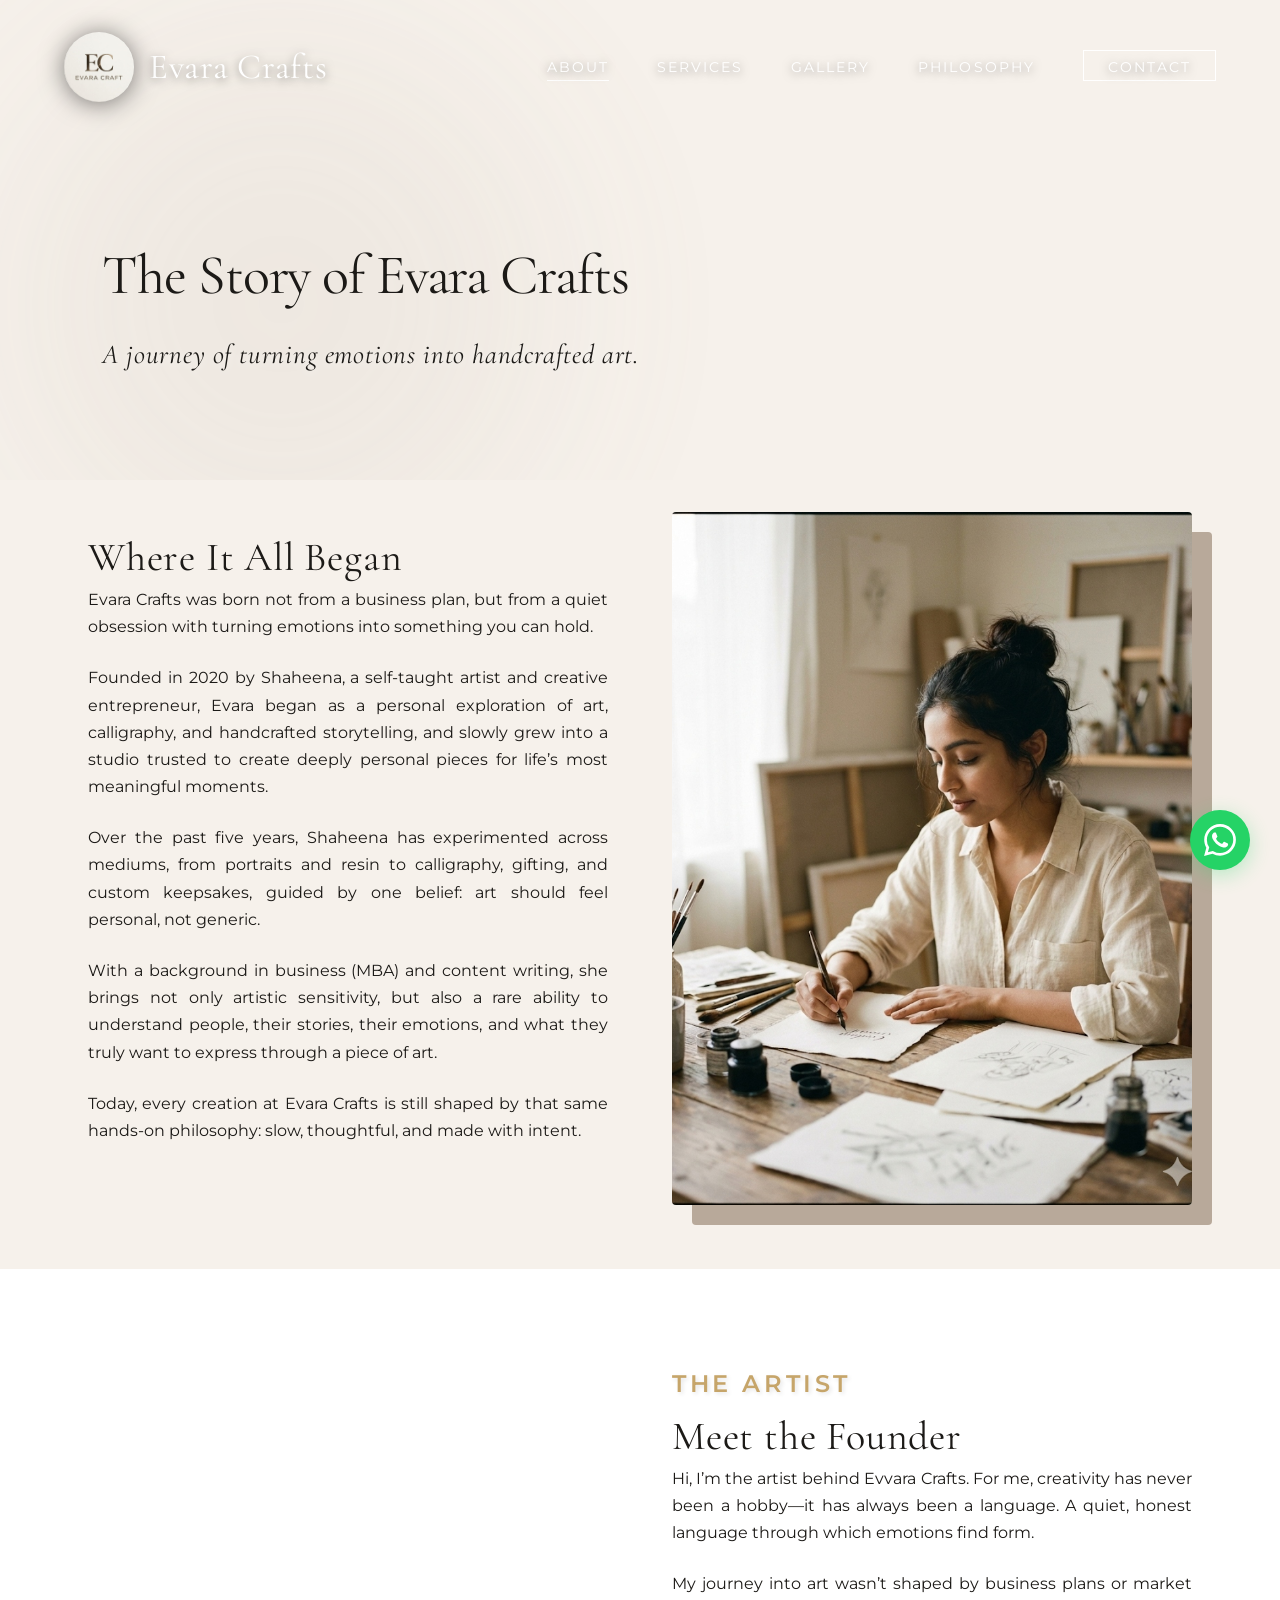
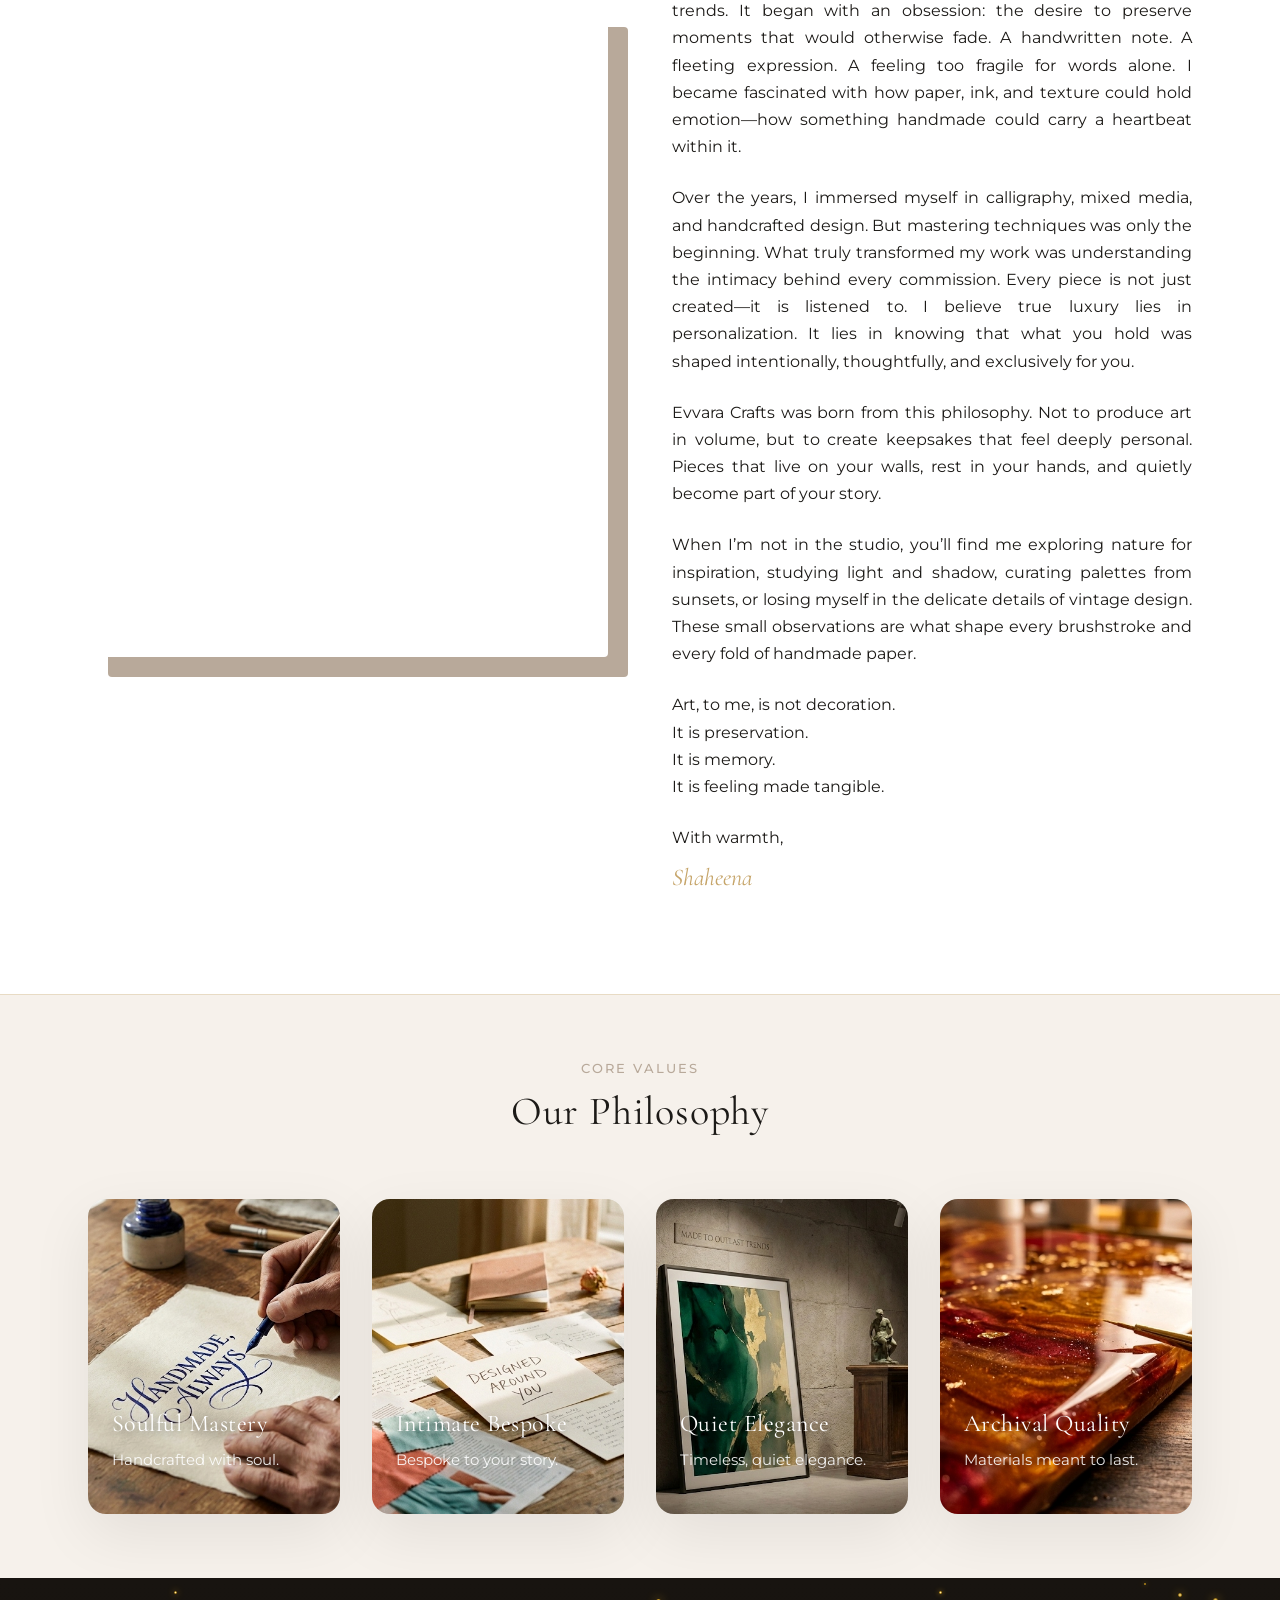
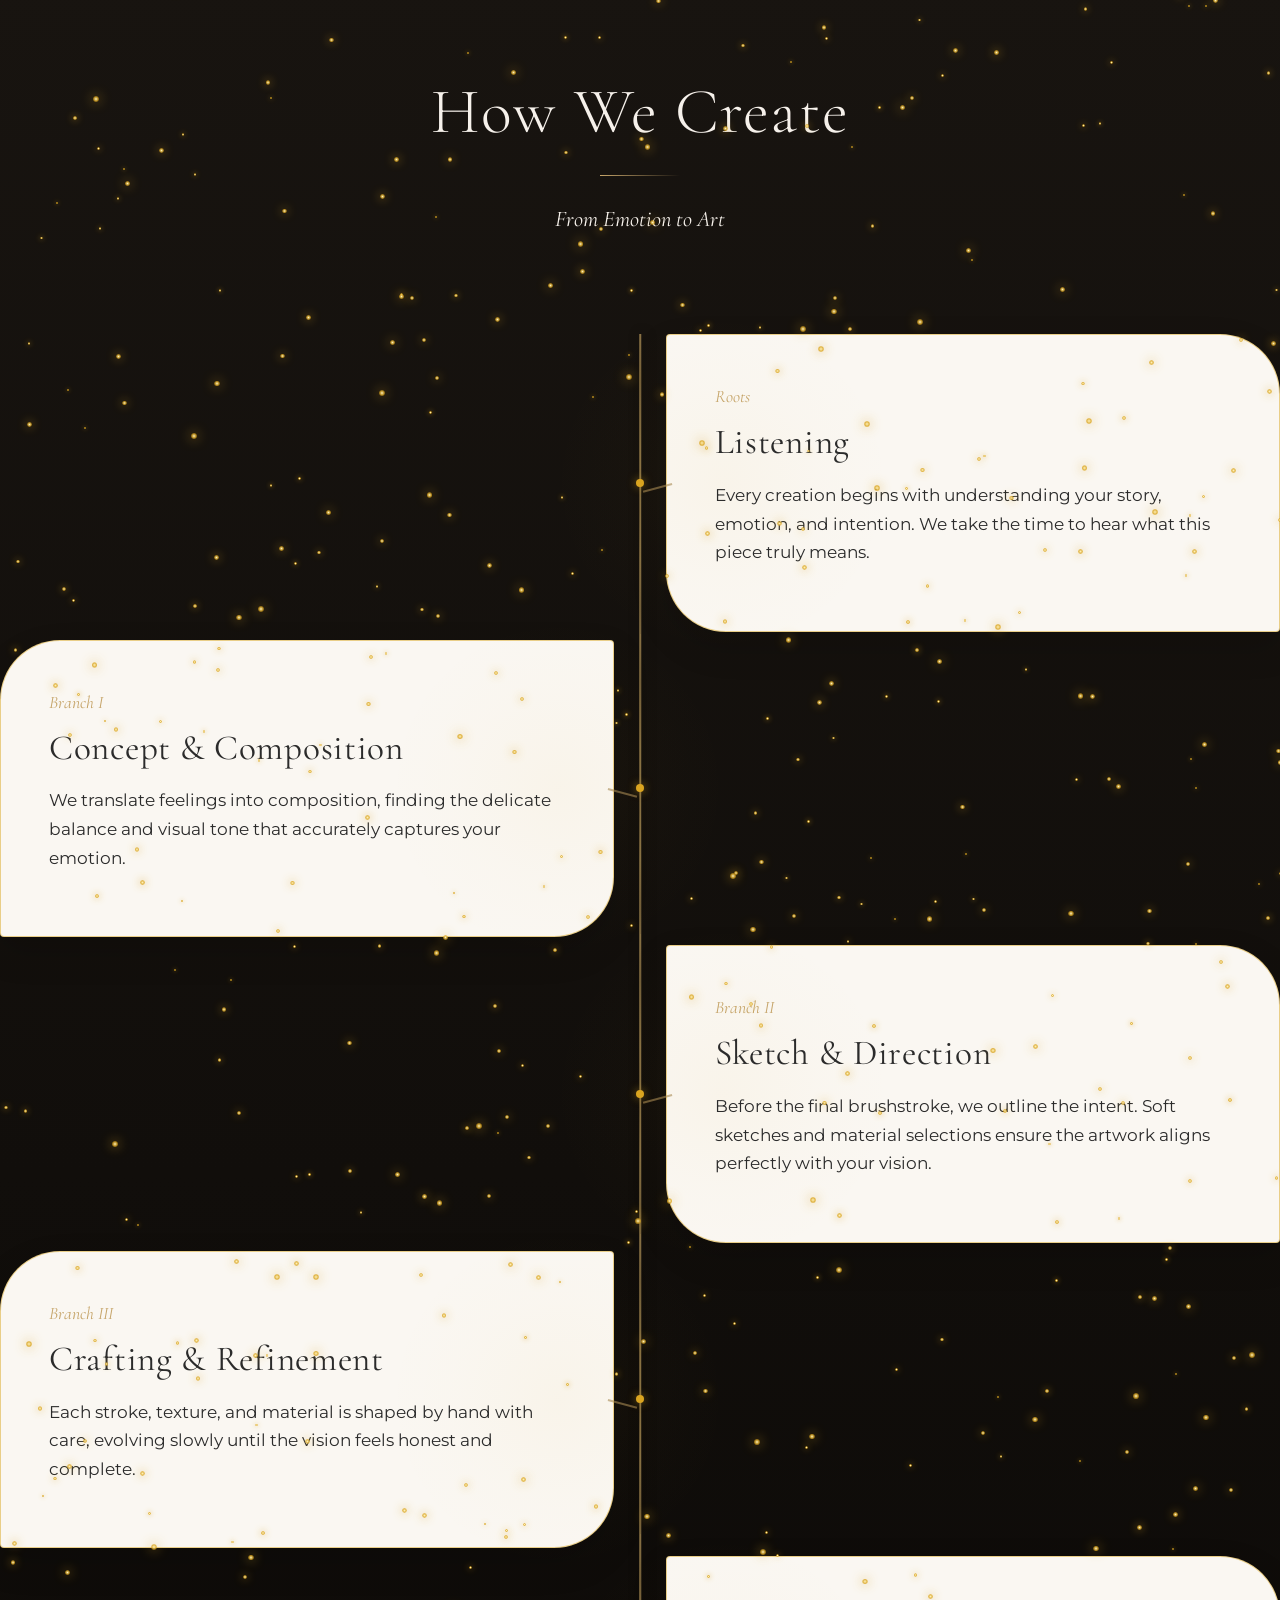
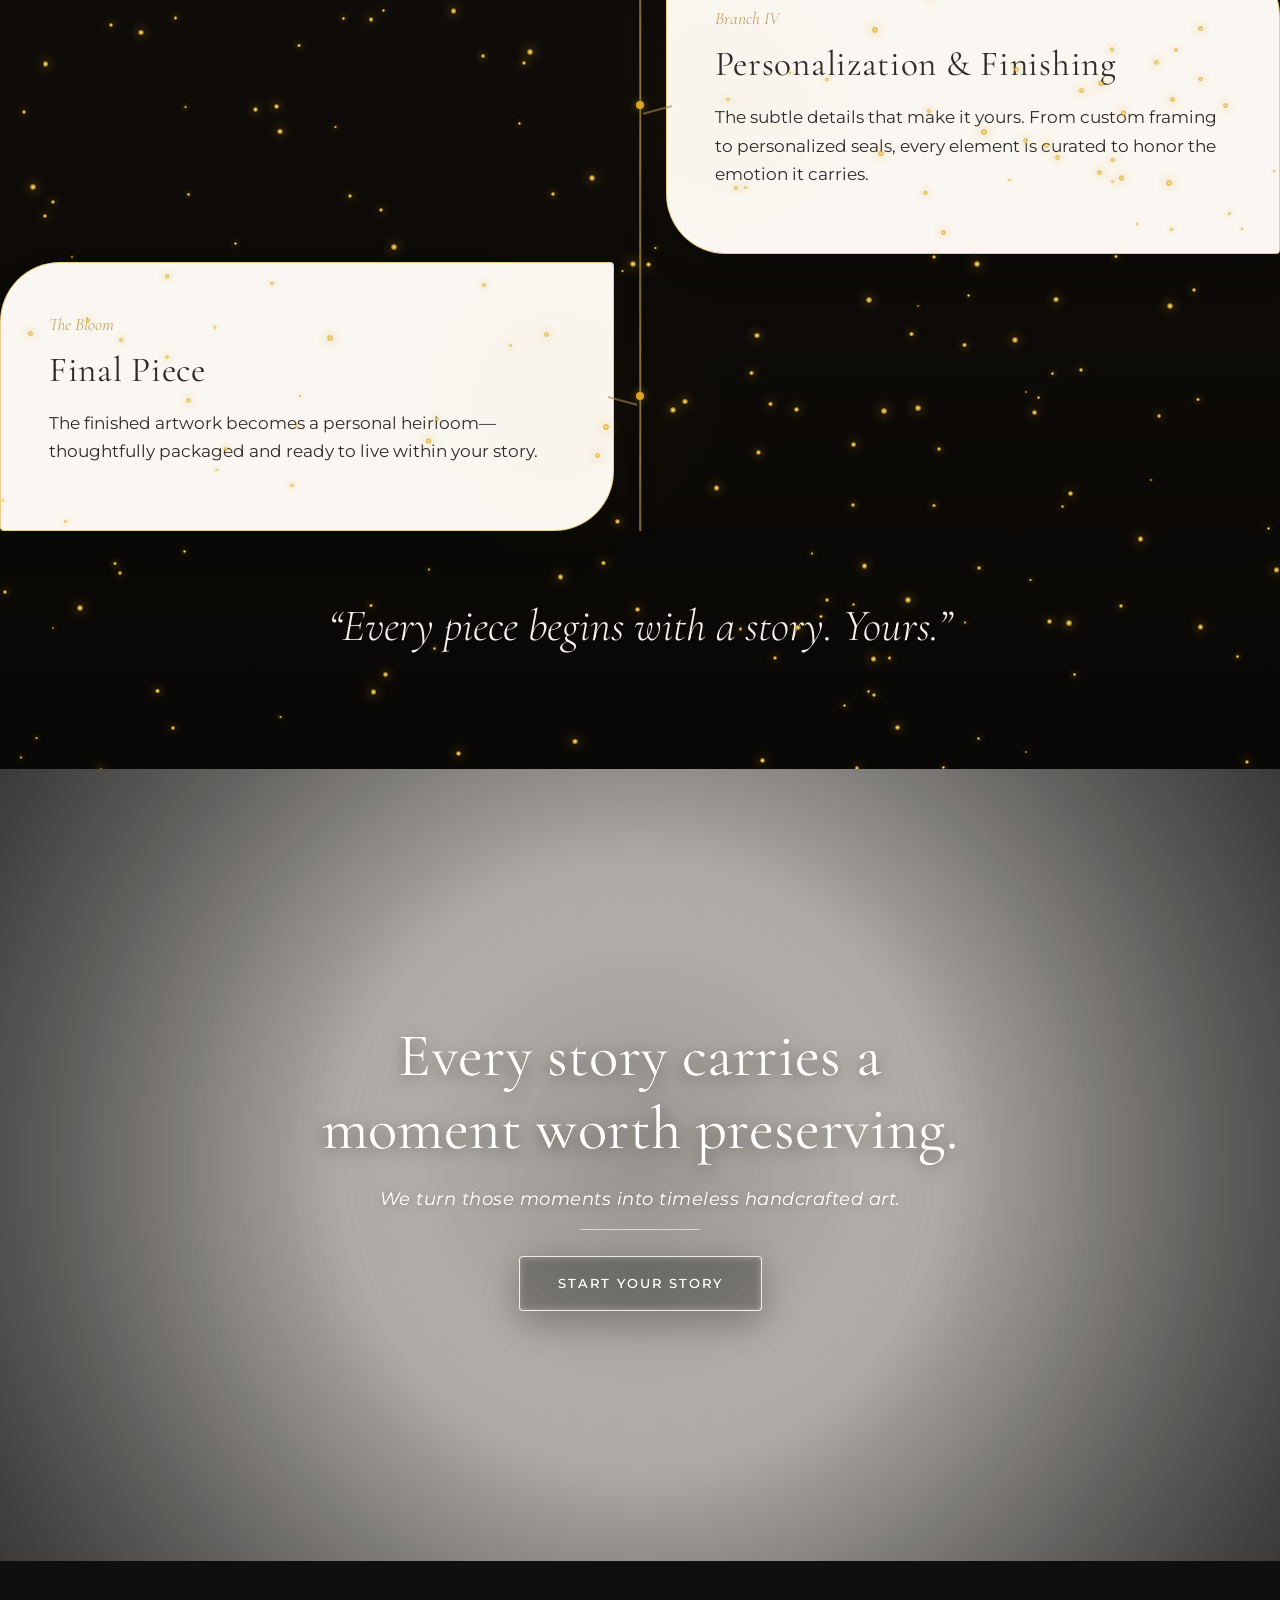
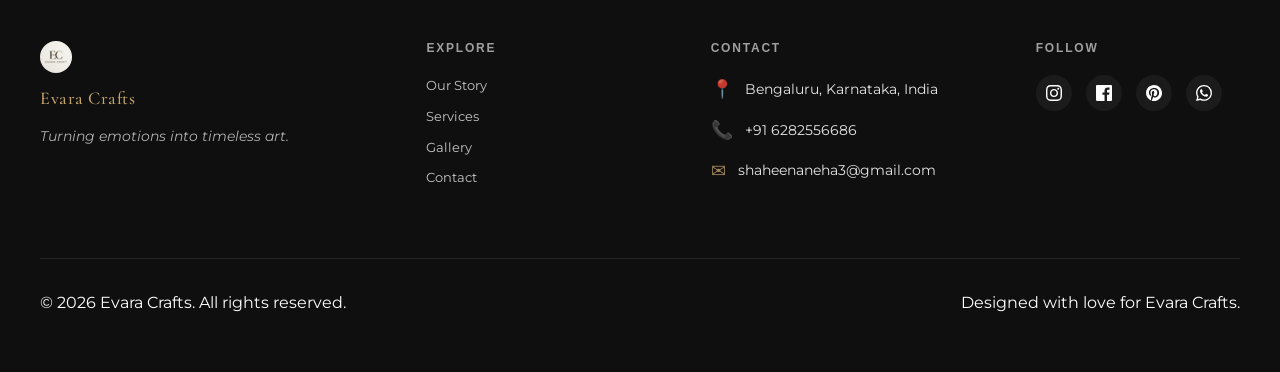
<file: about.html>
<!DOCTYPE html>
<html lang="en">

<head>
    <meta charset="UTF-8">
    <meta name="viewport" content="width=device-width, initial-scale=1.0">
    <title>About Evara Crafts | The Story</title>
    <meta name="description" content="The story behind Evara Crafts - soulful creation and timeless design.">
    <link rel="preconnect" href="https://fonts.googleapis.com">
    <link rel="preconnect" href="https://fonts.gstatic.com" crossorigin>
    <link
        href="https://fonts.googleapis.com/css2?family=Cormorant+Garamond:ital,wght@0,300;0,400;0,600;1,400&family=Montserrat:wght@300;400;500&display=swap"
        rel="stylesheet">
    <link rel="stylesheet" href="style.css?v=17">
</head>

<body>

    <header class="site-header site-header-light">
        <div class="logo">
            <a href="index.html">
                <img src="logo-new.png" alt="Evara Crafts Logo" class="header-logo">
                <span class="brand-name">Evara Crafts</span>
            </a>
        </div>
        <nav class="main-nav">
            <ul>
                <li><a href="about.html" class="active" style="border-bottom: 1px solid currentColor;">About</a></li>
                <li><a href="services.html">Services</a></li>
                <li><a href="gallery.html">Gallery</a></li>
                <li><a href="philosophy.html">Philosophy</a></li>
                <li><a href="contact.html" class="btn-nav">Contact</a></li>
            </ul>
        </nav>
        <div class="mobile-menu-toggle">
            <span></span>
            <span></span>
            <span></span>
        </div>
    </header>

    <main>
        <!-- Page Hero -->
        <section class="page-hero about-hero-section">
            <div class="hero-bg about-hero-bg"></div>
            <div class="hero-content about-hero-content fade-in-up">
                <h1 class="hero-title" style="font-size: 3.5rem;">The Story of Evara Crafts</h1>
                <p class="hero-subtitle">A journey of turning emotions into handcrafted art.</p>
            </div>
        </section>

        <!-- Brand Story Section -->
        <section class="about-section" style="padding-top: 2rem;">
            <div class="container two-column">
                <div class="about-text fade-in-up">
                    <h2 class="section-title" style="margin-top: -1.5rem;">Where It All Began</h2>
                    <p class="mb-medium">Evara Crafts was born not from a business plan, but from a quiet obsession with
                        turning emotions into something you can hold.</p>
                    <p class="mb-medium">Founded in 2020 by Shaheena, a self-taught artist and creative entrepreneur,
                        Evara began as a personal exploration of art, calligraphy, and handcrafted storytelling, and
                        slowly grew into a studio trusted to create deeply personal pieces for life’s most meaningful
                        moments.</p>
                    <p class="mb-medium">Over the past five years, Shaheena has experimented across mediums, from
                        portraits and resin to calligraphy, gifting, and custom keepsakes, guided by one belief: art
                        should feel personal, not generic.</p>
                    <p class="mb-medium">With a background in business (MBA) and content writing, she brings not only
                        artistic sensitivity, but also a rare ability to understand people, their stories, their
                        emotions, and what they truly want to express through a piece of art.</p>
                    <p>Today, every creation at Evara Crafts is still shaped by that same hands-on philosophy: slow,
                        thoughtful, and made with intent.</p>
                </div>
                <div class="about-image reveal-image">
                    <div class="image-wrapper">
                        <div class="placeholder-art"
                            style="background-image: url('story-bg.jpg'); width: 100%; height: 100%; background-size: cover; background-position: center;">
                        </div>
                    </div>
                </div>
            </div>
        </section>

        <!-- Founder Section -->
        <section class="founder-section" style="padding: 6rem 0; background-color: #fff;">
            <div class="container two-column" style="align-items: center;">
                <div class="about-image reveal-image">
                    <div class="image-wrapper" style="aspect-ratio: 4/5;">
                        <!-- Founder Portrait Placeholder -->
                        <div class="placeholder-art"
                            style="background-image: url('https://i.postimg.cc/Yq5q87kX/Shaheena-Image.png'); width: 100%; height: 100%; background-size: cover; background-position: center;">
                        </div>
                    </div>
                </div>
                <div class="about-text fade-in-up">
                    <span class="section-label">The Artist</span>
                    <h2 class="section-title">Meet the Founder</h2>
                    <p class="mb-medium">Hi, I’m the artist behind Evvara Crafts. For me, creativity has never been a
                        hobby—it has always been a language. A quiet, honest language through which emotions find form.
                    </p>
                    <p class="mb-medium">My journey into art wasn’t shaped by business plans or market trends. It began
                        with an obsession: the desire to preserve moments that would otherwise fade. A handwritten note.
                        A fleeting expression. A feeling too fragile for words alone. I became fascinated with how
                        paper, ink, and texture could hold emotion—how something handmade could carry a heartbeat within
                        it.</p>
                    <p class="mb-medium">Over the years, I immersed myself in calligraphy, mixed media, and handcrafted
                        design. But mastering techniques was only the beginning. What truly transformed my work was
                        understanding the intimacy behind every commission. Every piece is not just created—it is
                        listened to. I believe true luxury lies in personalization. It lies in knowing that what you
                        hold was shaped intentionally, thoughtfully, and exclusively for you.</p>
                    <p class="mb-medium">Evvara Crafts was born from this philosophy. Not to produce art in volume, but
                        to create keepsakes that feel deeply personal. Pieces that live on your walls, rest in your
                        hands, and quietly become part of your story.</p>
                    <p class="mb-medium">When I’m not in the studio, you’ll find me exploring nature for inspiration,
                        studying light and shadow, curating palettes from sunsets, or losing myself in the delicate
                        details of vintage design. These small observations are what shape every brushstroke and every
                        fold of handmade paper.</p>
                    <p class="mb-medium">Art, to me, is not decoration.<br>
                        It is preservation.<br>
                        It is memory.<br>
                        It is feeling made tangible.</p>
                    <p style="margin-bottom: 0.5rem;">With warmth,</p>
                    <div class="signature"
                        style="font-family: var(--font-heading); font-style: italic; font-size: 1.5rem; color: var(--accent-color);">
                        Shaheena</div>
                </div>
            </div>
        </section>

        <!-- Philosophy / Values Section -->
        <section class="philosophy-section">
            <div class="container">
                <div class="text-center mb-large">
                    <span class="section-label">Core Values</span>
                    <h2 class="section-title">Our Philosophy</h2>
                </div>
                <div class="philosophy-grid">
                    <div class="philosophy-item fade-in-up">
                        <div class="philosophy-card">
                            <div class="card-image">
                                <img loading="lazy"  src="value-handmade.jpg" alt="Calligraphy artist hand writing ink on paper">
                            </div>
                            <div class="card-content">
                                <h3>Soulful Mastery</h3>
                                <p>Handcrafted with soul.</p>
                            </div>
                        </div>
                    </div>
                    <div class="philosophy-item fade-in-up">
                        <div class="philosophy-card">
                            <div class="card-image">
                                <img loading="lazy"  src="value-bespoke.jpg" alt="Design sketches and fabric swatches on table">
                            </div>
                            <div class="card-content">
                                <h3>Intimate Bespoke</h3>
                                <p>Bespoke to your story.</p>
                            </div>
                        </div>
                    </div>
                    <div class="philosophy-item fade-in-up">
                        <div class="philosophy-card">
                            <div class="card-image">
                                <img loading="lazy"  src="value-elegance.jpg" alt="Art gallery setting with green abstract painting">
                            </div>
                            <div class="card-content">
                                <h3>Quiet Elegance</h3>
                                <p>Timeless, quiet elegance.</p>
                            </div>
                        </div>
                    </div>
                    <div class="philosophy-item fade-in-up">
                        <div class="philosophy-card">
                            <div class="card-image">
                                <img loading="lazy"  src="value-quality.jpg" alt="Rich gold and red textured fluid art close up">
                            </div>
                            <div class="card-content">
                                <h3>Archival Quality</h3>
                                <p>Materials meant to last.</p>
                            </div>
                        </div>
                    </div>
                </div>
            </div>
        </section>

        <!-- Process Editorial Section (Static, High-Impact) -->
        <section class="process-editorial" id="process">
            <div class="process-texture-overlay"></div>
            <div class="ambient-dust" id="ambient-dust"></div>
            <div class="process-header">
                <h2 class="section-title-large fade-in-up">How We Create</h2>
                <div class="divider-gold fade-in-up delay-1"></div>
                <p class="section-subtitle fade-in-up delay-2">From Emotion to Art</p>
            </div>

            <!-- "Roots to Bloom" Timeline -->
            <div class="rooted-timeline">
                <div class="timeline-trunk fade-in-up"></div>

                <!-- Step 1: Roots -->
                <div class="timeline-node node-right">
                    <div class="node-marker fade-in-up delay-1"></div>
                    <div class="node-content delay-2">
                        <span class="step-label">Roots</span>
                        <h3 class="step-heading text-sand">Listening</h3>
                        <p class="step-copy">Every creation begins with understanding your story, emotion, and
                            intention. We take the time to hear what this piece truly means.</p>
                    </div>
                </div>

                <!-- Step 2: Branch 1 -->
                <div class="timeline-node node-left">
                    <div class="node-marker fade-in-up delay-1"></div>
                    <div class="node-content delay-2">
                        <span class="step-label">Branch I</span>
                        <h3 class="step-heading text-bronze">Concept & Composition</h3>
                        <p class="step-copy">We translate feelings into composition, finding the delicate balance and
                            visual tone that accurately captures your emotion.</p>
                    </div>
                </div>

                <!-- Step 3: Branch 2 (NEW) -->
                <div class="timeline-node node-right">
                    <div class="node-marker fade-in-up delay-1"></div>
                    <div class="node-content delay-2">
                        <span class="step-label">Branch II</span>
                        <h3 class="step-heading text-clay">Sketch & Direction</h3>
                        <p class="step-copy">Before the final brushstroke, we outline the intent. Soft sketches and
                            material selections ensure the artwork aligns perfectly with your vision.</p>
                    </div>
                </div>

                <!-- Step 4: Branch 3 -->
                <div class="timeline-node node-left">
                    <div class="node-marker fade-in-up delay-1"></div>
                    <div class="node-content delay-2">
                        <span class="step-label">Branch III</span>
                        <h3 class="step-heading text-sand">Crafting & Refinement</h3>
                        <p class="step-copy">Each stroke, texture, and material is shaped by hand with care, evolving
                            slowly until the vision feels honest and complete.</p>
                    </div>
                </div>

                <!-- Step 5: Branch 4 (NEW) -->
                <div class="timeline-node node-right">
                    <div class="node-marker fade-in-up delay-1"></div>
                    <div class="node-content delay-2">
                        <span class="step-label">Branch IV</span>
                        <h3 class="step-heading text-bronze">Personalization & Finishing</h3>
                        <p class="step-copy">The subtle details that make it yours. From custom framing to personalized
                            seals, every element is curated to honor the emotion it carries.</p>
                    </div>
                </div>

                <!-- Step 6: Bloom -->
                <div class="timeline-node node-left final-bloom-node">
                    <div class="node-marker fade-in-up delay-1"></div>
                    <div class="node-content delay-2">
                        <span class="step-label">The Bloom</span>
                        <h3 class="step-heading text-gold">Final Piece</h3>
                        <p class="step-copy">The finished artwork becomes a personal heirloom—thoughtfully packaged and
                            ready to live within your story.</p>
                    </div>
                </div>
            </div>

            <!-- Soft Ending Quote -->
            <div class="process-ending-quote fade-in-up delay-2">
                <p>“Every piece begins with a story. Yours.”</p>
            </div>

        </section>

        <!-- Final CTA (Refined Signature) -->
        <section class="final-cta" id="contact">
            <div class="cta-parallax-bg"></div>
            <div class="cta-overlay-layers"></div>
            <div class="container text-center">
                <div class="cta-content-wrapper">
                    <h2 class="cta-premium-title fade-in-up">Every story carries a moment worth preserving.</h2>
                    <p class="cta-subtext-ink fade-in-up">We turn those moments into timeless handcrafted art.</p>
                    <div class="cta-premium-divider"></div>
                    <a href="create-your-piece.html" class="btn-premium-gold shimmer-btn fade-in-up">START YOUR STORY</a>
                </div>
            </div>
        </section>
    </main>

    <footer class="site-footer">
        <div class="footer-inner">
            <div class="footer-content">
                <!-- Column 1: Brand Info -->
                <div class="footer-brand-info footer-animate">
                    <div class="logo-group">
                        <img src="logo-new.png" alt="Evara Crafts Logo" class="header-logo">
                        <span class="brand-name">Evara Crafts</span>
                    </div>
                    <p class="footer-tagline">Turning emotions into timeless art.</p>
                </div>

                <!-- Column 2: Quick Links -->
                <div class="footer-links footer-animate">
                    <h3 class="footer-col-title">EXPLORE</h3>
                    <ul>
                        <li><a href="about.html">Our Story</a></li>
                        <li><a href="services.html">Services</a></li>
                        <li><a href="gallery.html">Gallery</a></li>
                        <li><a href="contact.html">Contact</a></li>
                    </ul>
                </div>

                <!-- Column 3: Contact Info (NEW) -->
                <div class="footer-contact-info footer-animate" style="animation-delay: 0.16s;">
                    <h3 class="footer-col-title">CONTACT</h3>
                    <div class="contact-details">
                        <div class="contact-item">
                            <span class="contact-icon">📍</span>
                            <span class="contact-text">Bengaluru, Karnataka, India</span>
                        </div>
                        <div class="contact-item">
                            <span class="contact-icon">📞</span>
                            <a href="tel:+916282556686" class="contact-text">+91 6282556686</a>
                        </div>
                        <div class="contact-item">
                            <span class="contact-icon">✉</span>
                            <a href="mailto:shaheenaneha3@gmail.com" class="contact-text">shaheenaneha3@gmail.com</a>
                        </div>
                    </div>
                </div>

                <!-- Column 4: Social -->
                <div class="footer-social-block footer-animate" style="animation-delay: 0.24s;">
                    <h3 class="footer-col-title">FOLLOW</h3>
                    <div class="footer-socials">
                        <a href="https://www.instagram.com/evara_crafts_?igsh=NTh4M2F2am1ycWg5" target="_blank" rel="noopener noreferrer" class="social-icon-link instagram" aria-label="Instagram">
                            <svg viewBox="0 0 24 24" width="16" height="16">
                                <path fill="currentColor"
                                    d="M12 2.163c3.204 0 3.584.012 4.85.07 3.252.148 4.771 1.691 4.919 4.919.058 1.265.069 1.645.069 4.849 0 3.205-.012 3.584-.069 4.849-.149 3.225-1.664 4.771-4.919 4.919-1.266.058-1.644.07-4.85.07-3.204 0-3.584-.012-4.849-.07-3.26-.149-4.771-1.699-4.919-4.92-.058-1.265-.07-1.644-.07-4.849 0-3.204.013-3.583.07-4.849.149-3.227 1.664-4.771 4.919-4.919 1.266-.057 1.645-.069 4.849-.069zm0-2.163c-3.259 0-3.667.014-4.947.072-4.358.2-6.78 2.618-6.98 6.98-.059 1.281-.073 1.689-.073 4.948 0 3.259.014 3.668.072 4.947.2 4.358 2.618 6.78 6.98 6.98 1.281.058 1.689.072 4.948.072 3.259 0 3.668-.014 4.948-.072 4.354-.2 6.782-2.618 6.979-6.98.059-1.28.073-1.689.073-4.947 0-3.259-.014-3.667-.072-4.947-.196-4.354-2.617-6.78-6.979-6.98-1.281-.059-1.69-.073-4.949-.073zm0 5.838c-3.403 0-6.162 2.759-6.162 6.162s2.759 6.163 6.162 6.163 6.162-2.759 6.162-6.163c0-3.403-2.759-6.162-6.162-6.162zm0 10.162c-2.209 0-4-1.79-4-4 0-2.209 1.791-4 4-4s4 1.791 4 4c0 2.21-1.791 4-4 4zm6.406-11.845c-.796 0-1.441.645-1.441 1.44s.645 1.44 1.441 1.44c.795 0 1.439-.645 1.439-1.44s-.644-1.44-1.439-1.44z" />
                            </svg>
                        </a>
                        <a href="#" class="social-icon-link facebook" aria-label="Facebook">
                            <svg viewBox="0 0 24 24" width="16" height="16">
                                <path fill="currentColor"
                                    d="M22.675 0H1.325C.593 0 0 .593 0 1.325v21.351C0 23.407.593 24 1.325 24H12.82v-9.294H9.692v-3.622h3.128V8.413c0-3.1 1.893-4.788 4.659-4.788 1.325 0 2.463.099 2.795.143v3.24l-1.918.001c-1.504 0-1.795.715-1.795 1.763v2.313h3.587l-.467 3.622h-3.12V24h6.116c.73 0 1.323-.593 1.323-1.325V1.325C24 .593 23.407 0 22.675 0z" />
                            </svg>
                        </a>
                        <a href="#" class="social-icon-link pinterest" aria-label="Pinterest">
                            <svg viewBox="0 0 24 24" width="16" height="16">
                                <path fill="currentColor"
                                    d="M12.017 0C5.396 0 .029 5.367.029 11.987c0 5.079 3.158 9.417 7.618 11.162-.105-.949-.199-2.403.041-3.439.219-.937 1.406-5.957 1.406-5.957s-.359-.72-.359-1.781c0-1.663.967-2.911 2.168-2.911 1.024 0 1.518.769 1.518 1.688 0 1.029-.653 2.567-.992 3.992-.285 1.193.6 2.165 1.775 2.165 2.128 0 3.768-2.245 3.768-5.487 0-2.861-2.063-4.869-5.008-4.869-3.41 0-5.409 2.562-5.409 5.199 0 1.033.394 2.143.889 2.741.099.12.112.225.085.345-.09.375-.293 1.199-.334 1.363-.053.225-.172.271-.401.165-1.495-.69-2.433-2.878-2.433-4.646 0-3.776 2.748-7.252 7.951-7.252 4.168 0 7.41 2.967 7.41 6.923 0 4.135-2.607 7.462-6.233 7.462-1.214 0-2.354-.629-2.758-1.379l-.749 2.848c-.269 1.045-1.004 2.352-1.498 3.146 1.123.345 2.306.535 3.55.535 6.607 0 11.985-5.365 11.985-11.987C23.97 5.367 18.592 0 12.017 0z" />
                            </svg>
                        </a>
                        <a href="https://wa.me/916282556686" target="_blank" rel="noopener noreferrer" class="social-icon-link whatsapp" aria-label="WhatsApp">
                            <svg viewBox="0 0 24 24" width="16" height="16">
                                <path fill="currentColor"
                                    d="M17.472 14.382c-.297-.149-1.758-.867-2.03-.967-.273-.099-.471-.148-.67.15-.197.297-.767.966-.94 1.164-.173.199-.347.223-.644.075-.297-.15-1.255-.463-2.39-1.475-.883-.788-1.48-1.761-1.653-2.059-.173-.297-.018-.458.13-.606.134-.133.298-.347.446-.52.149-.174.198-.298.298-.497.099-.198.05-.371-.025-.52-.075-.149-.669-1.612-.916-2.207-.242-.579-.487-.5-.669-.51a12.8 12.8 0 0 0-.57-.01c-.198 0-.52.074-.792.372-.272.297-1.04 1.016-1.04 2.479 0 1.462 1.065 2.875 1.213 3.074.149.198 2.096 3.2 5.077 4.487.709.306 1.262.489 1.694.625.712.227 1.36.195 1.871.118.571-.085 1.758-.719 2.006-1.413.248-.694.248-1.289.173-1.413-.074-.124-.272-.198-.57-.347m-5.421 7.403h-.004a9.87 9.87 0 0 1-5.031-1.378l-.361-.214-3.741.982.998-3.648-.235-.374a9.86 9.86 0 0 1-1.51-5.26c.001-5.45 4.436-9.884 9.888-9.884 2.64 0 5.122 1.03 6.988 2.898a9.825 9.825 0 0 1 2.893 6.994c-.003 5.45-4.437 9.884-9.885 9.884m8.413-18.297A11.815 11.815 0 0 0 12.05 0C5.495 0 .16 5.335.157 11.892c0 2.096.547 4.142 1.588 5.945L.057 24l6.305-1.654a11.882 11.882 0 0 0 5.683 1.448h.005c6.554 0 11.89-5.335 11.893-11.893a11.821 11.821 0 0 0-3.48-8.413z" />
                            </svg>
                        </a>
                    </div>
                </div>
            </div>

            <div class="footer-divider footer-animate"></div>

            <div class="footer-bottom footer-animate">
                <p>&copy; 2026 Evara Crafts. All rights reserved.</p>
                <p class="designed-love">Designed with love for Evara Crafts.</p>
            </div>
        </div>
    </footer>

    <script src="script.js?v=17" defer></script>
    </script>
</body>

</html>
</file>
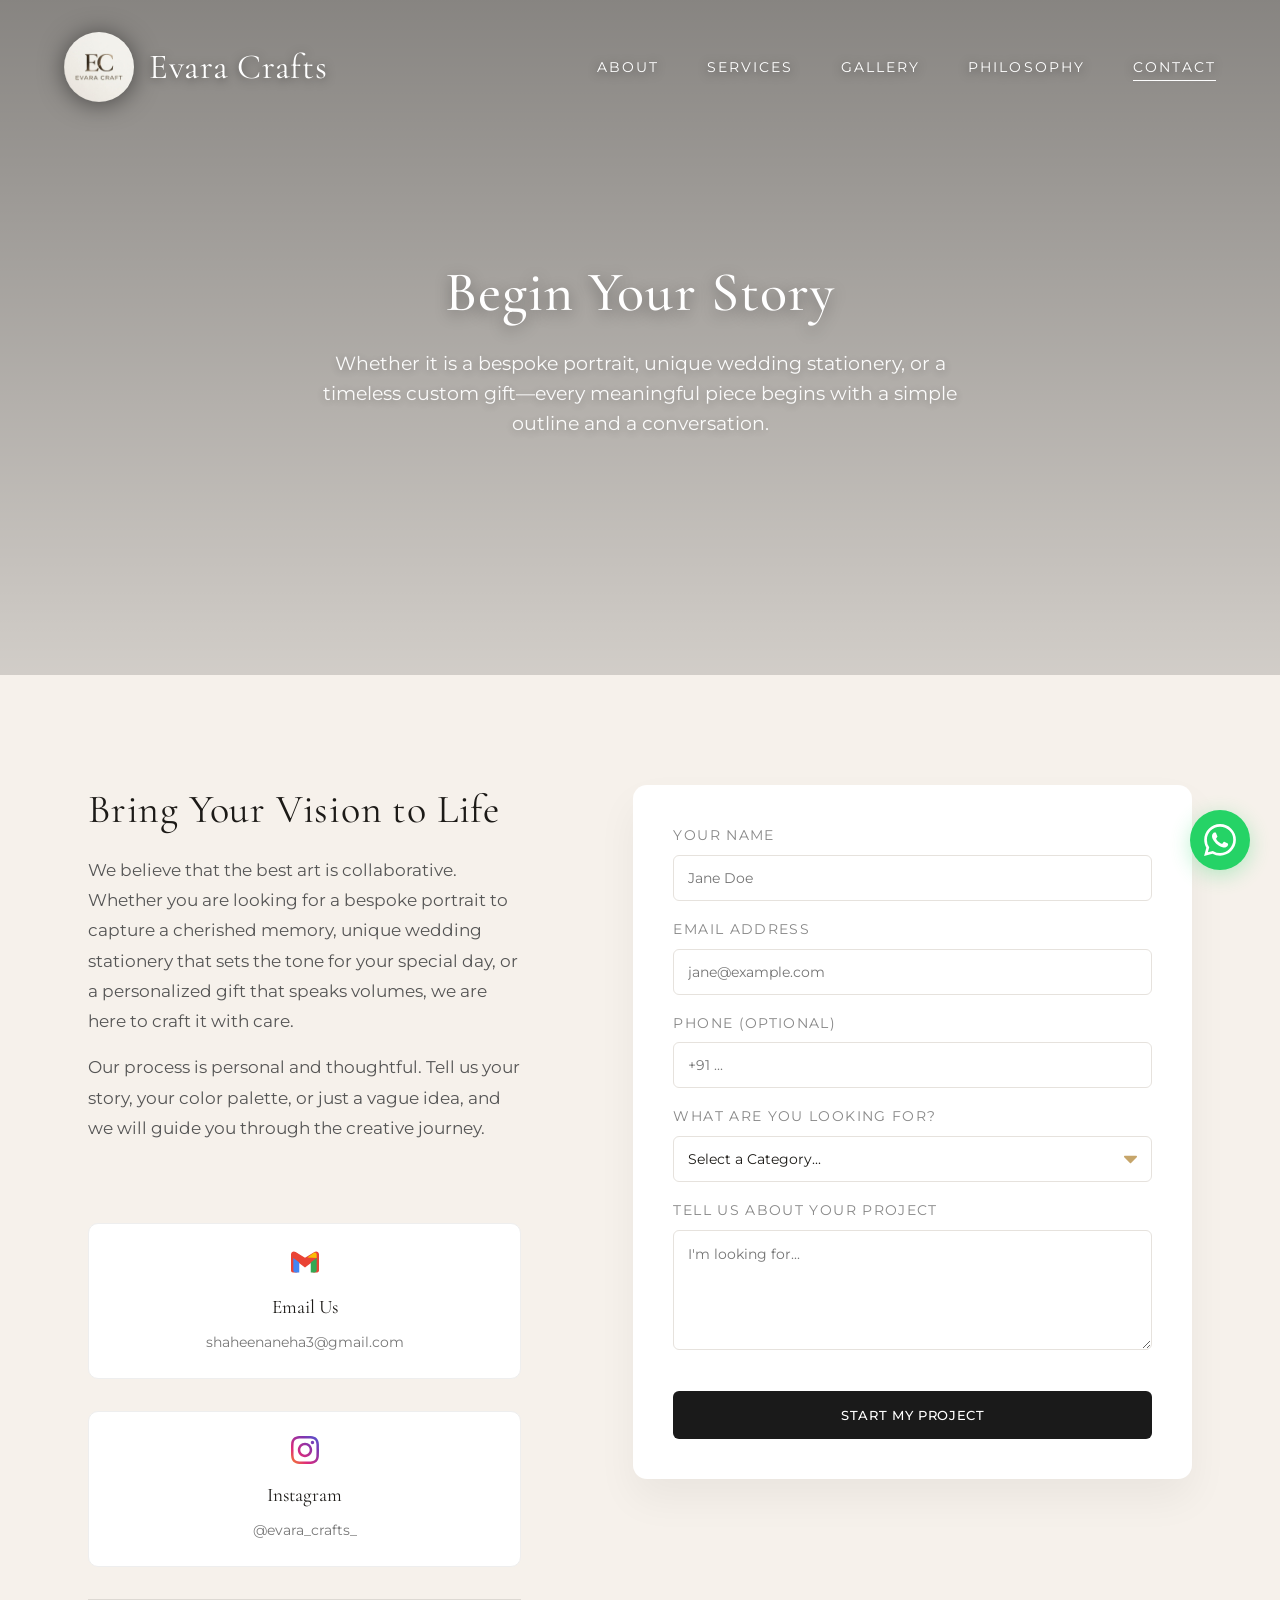
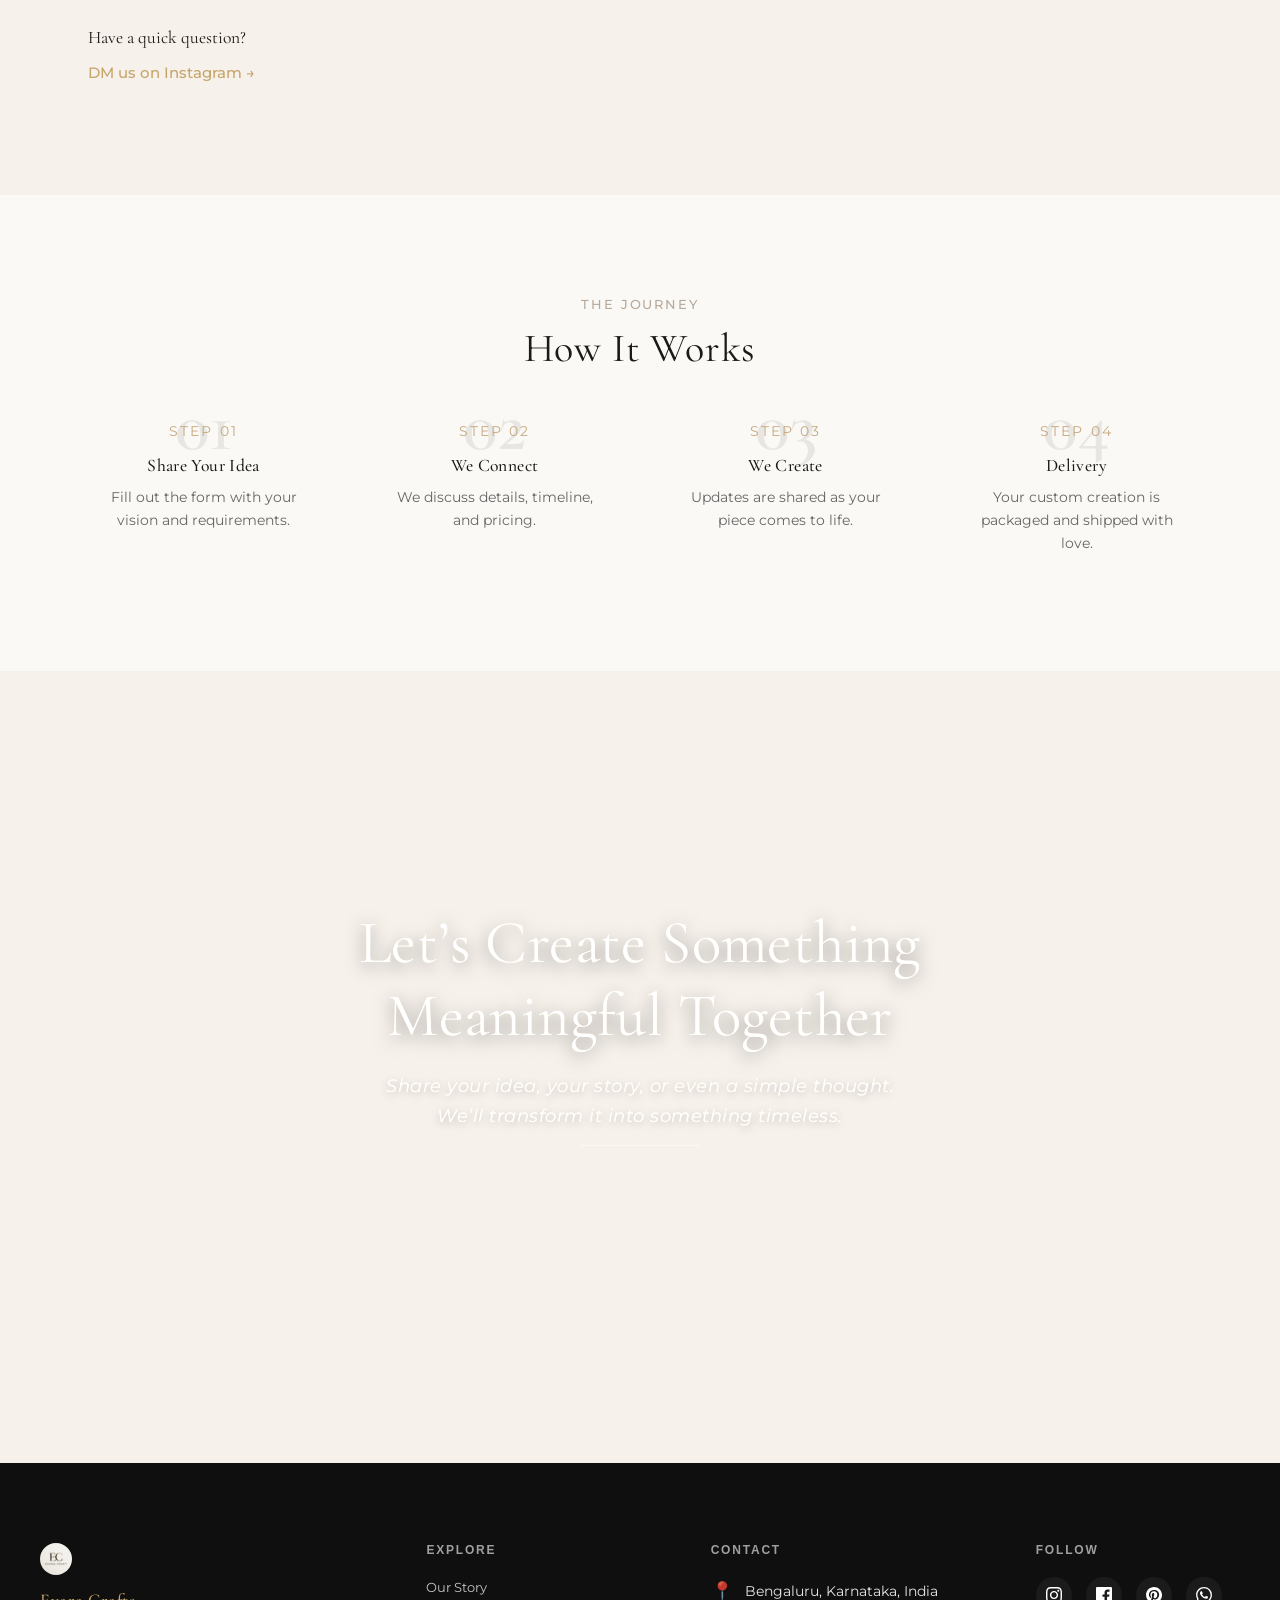
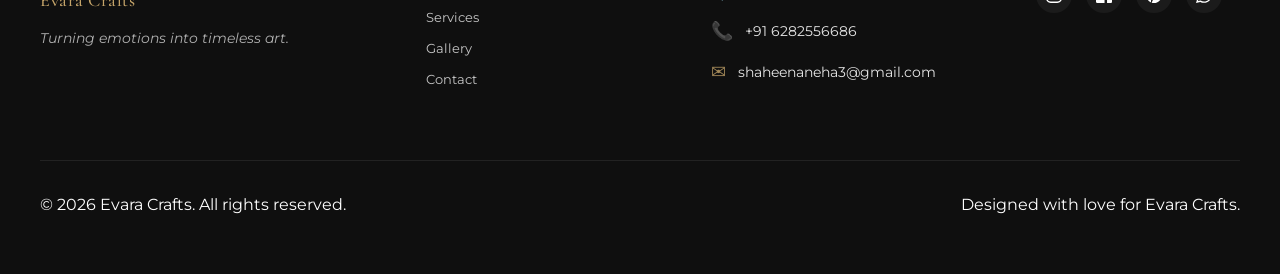
<file: contact.html>
﻿<!DOCTYPE html>
<html lang="en">

<head>
    <meta charset="UTF-8">
    <meta name="viewport" content="width=device-width, initial-scale=1.0">
    <title>Contact | Evara Crafts</title>
    <meta name="description"
        content="Start your custom art project with Evara Crafts. Contact us for portraits, gifts, and bespoke designs.">
    <link rel="preconnect" href="https://fonts.googleapis.com">
    <link rel="preconnect" href="https://fonts.gstatic.com" crossorigin>
    <link
        href="https://fonts.googleapis.com/css2?family=Cormorant+Garamond:ital,wght@0,300;0,400;0,600;1,400&family=Montserrat:wght@300;400;500&display=swap"
        rel="stylesheet">
    <link rel="stylesheet" href="style.css">
    <style>
        /* Contact Page Specific Styles */

        /* Cinematic Hero Redesign */
        .contact-hero-section {
            position: relative;
            width: 100%;
            display: flex;
            align-items: center;
            justify-content: center;
            text-align: center;
            min-height: 75vh;
            padding: 180px 1.5rem 140px;
            overflow: hidden;
            background-image: url('https://i.postimg.cc/WzjJww4n/Chat-GPT-Image-Mar-19-2026-12-11-01-AM.png');
            background-size: cover;
            background-position: center;
        }

        .contact-hero-overlay {
            position: absolute;
            top: 0;
            left: 0;
            width: 100%;
            height: 100%;
            background: linear-gradient(rgba(0,0,0,0.45), rgba(0,0,0,0.15));
            z-index: 1;
        }

        .contact-hero-content {
            position: relative;
            z-index: 2;
            color: #fff;
            max-width: 680px;
            display: flex;
            flex-direction: column;
            align-items: center;
        }

        .contact-hero-title {
            font-family: var(--font-heading);
            font-size: 56px;
            line-height: 1.2;
            font-weight: 500;
            margin-bottom: 22px;
            text-shadow: 0 4px 15px rgba(0, 0, 0, 0.4);
            letter-spacing: 0.02em;
        }

        .contact-hero-text {
            font-size: 19px;
            max-width: 650px;
            opacity: 0.95;
            line-height: 1.6;
            text-shadow: 0 2px 10px rgba(0, 0, 0, 0.3);
            font-weight: 400;
        }

        @media (max-width: 768px) {
            .contact-hero-section {
                padding: 120px 1.5rem 100px;
                min-height: 60vh;
            }
            .contact-hero-title {
                font-size: 36px;
            }
            .contact-hero-text {
                font-size: 16px;
            }
        }

        /* Split Layout & Micro Spacing */
        .contact-split-section {
            padding-top: 110px;
            padding-bottom: 110px;
        }

        .contact-grid {
            display: grid;
            grid-template-columns: 1fr 1.2fr;
            gap: 5rem;
            align-items: start;
        }

        .contact-intro {
            padding-right: 2rem;
        }

        .contact-intro h2 {
            font-family: var(--font-heading);
            font-size: 2.5rem;
            margin-bottom: 22px;
            color: var(--text-color);
        }

        .contact-intro p {
            font-size: 1.05rem;
            line-height: 1.8;
            color: #555;
            margin-bottom: 16px;
        }

        /* Form Styles Polish */
        .contact-form-wrapper {
            background: #ffffff;
            padding: 40px;
            border-radius: 14px;
            box-shadow: 0 20px 40px rgba(0, 0, 0, 0.05);
        }

        .form-group {
            margin-bottom: 18px;
        }

        .form-label {
            display: block;
            font-family: var(--font-body);
            font-size: 0.85rem;
            text-transform: uppercase;
            letter-spacing: 0.1em;
            color: #888;
            margin-bottom: 0.5rem;
        }

        .form-control {
            width: 100%;
            height: 46px;
            border-radius: 6px;
            border: 1px solid #e6e2dd;
            padding: 10px 14px;
            font-size: 14px;
            background: #fff;
            font-family: var(--font-body);
            color: var(--text-color);
            transition: all 0.3s ease;
        }

        .form-control:focus {
            outline: none;
            border-color: #c7a97f;
            box-shadow: 0 0 0 2px rgba(199,169,127,0.15);
        }

        textarea.form-control {
            min-height: 120px;
            padding: 14px;
        }

        select.form-control {
            appearance: none;
            background-image: url("data:image/svg+xml;charset=US-ASCII,%3Csvg%20xmlns%3D%22http%3A%2F%2Fwww.w3.org%2F2000%2Fsvg%22%20width%3D%22292.4%22%20height%3D%22292.4%22%3E%3Cpath%20fill%3D%22%23c6a56a%22%20d%3D%22M287%2069.4a17.6%2017.6%200%200%200-13-5.4H18.4c-5%200-9.3%201.8-12.9%205.4A17.6%2017.6%200%200%200%200%2082.2c0%205%201.8%209.3%205.4%2012.9l128%20127.9c3.6%203.6%207.8%205.4%2012.8%205.4s9.2-1.8%2012.8-5.4L287%2095c3.5-3.5%205.4-7.8%205.4-12.8%200-5-1.9-9.2-5.5-12.8z%22%2F%3E%3C%2Fsvg%3E");
            background-repeat: no-repeat;
            background-position: right 14px top 50%;
            background-size: 0.8rem auto;
            padding-right: 2.5rem;
        }

        .btn-submit {
            width: 100%;
            height: 48px;
            background: #1a1a1a;
            color: white;
            border: none;
            border-radius: 6px;
            font-family: var(--font-body);
            font-weight: 500;
            letter-spacing: 0.05em;
            cursor: pointer;
            transition: all 0.4s ease;
            margin-top: 1rem;
            text-transform: uppercase;
        }

        .btn-submit:hover {
            background: #2c2c2c;
        }

        /* Email + Instagram Boxes */
        .alt-contact-grid {
            display: grid;
            grid-template-columns: repeat(auto-fit, minmax(250px, 1fr));
            gap: 2rem;
            margin-top: 5rem;
        }

        .contact-card {
            background: #ffffff;
            border-radius: 10px;
            border: 1px solid #eee;
            padding: 24px;
            text-align: center;
            transition: all 0.25s ease;
        }

        .contact-card:hover {
            transform: translateY(-3px);
            box-shadow: 0 10px 20px rgba(0,0,0,0.05);
        }

        .contact-card a {
            text-decoration: none;
            color: inherit;
            display: flex;
            flex-direction: column;
            align-items: center;
        }

        .contact-icon-svg {
            width: 28px;
            height: 28px;
            margin-bottom: 1rem;
        }

        .contact-label {
            display: block;
            font-family: var(--font-heading);
            font-size: 1.2rem;
            margin-bottom: 0.5rem;
            color: var(--text-color);
        }

        /* Process Steps Enhancement */
        .process-section {
            background-color: #faf9f6;
            padding-top: 100px;
            padding-bottom: 100px;
            text-align: center;
        }

        .process-steps-grid {
            display: grid;
            grid-template-columns: repeat(auto-fit, minmax(200px, 1fr));
            gap: 60px;
            margin-top: 3rem;
            position: relative;
        }

        .process-step {
            position: relative;
            display: flex;
            flex-direction: column;
            align-items: center;
        }

        .step-num-bg {
            font-size: 72px;
            opacity: 0.08;
            font-weight: 600;
            position: absolute;
            top: -30px;
            left: 50%;
            transform: translateX(-50%);
            line-height: 1;
            z-index: 1;
            font-family: var(--font-heading);
        }

        .step-content {
            position: relative;
            z-index: 2;
        }

        .step-number-actual {
            display: block;
            font-size: 14px;
            letter-spacing: 0.15em;
            color: #c7a97f;
            margin-bottom: 0.8rem;
            text-transform: uppercase;
        }

        .step-title {
            font-size: 1.1rem;
            font-weight: 500;
            margin-bottom: 0.5rem;
            color: var(--text-color);
        }

        .step-desc {
            font-size: 0.9rem;
            color: #666;
            max-width: 200px;
            margin: 0 auto;
            line-height: 1.6;
            margin-bottom: 16px;
        }
        
        /* Final CTA Custom Background for Contact Page */
        .final-cta .cta-parallax-bg {
            background-image: url('assets/contact_cta_bg.png') !important;
        }

        @media (max-width: 900px) {
            .contact-grid {
                grid-template-columns: 1fr;
                gap: 3rem;
            }

            .contact-intro {
                padding-right: 0;
            }
        }
    </style>
</head>

<body>

    <header class="site-header site-header-light">
        <div class="logo">
            <a href="index.html">
                <img src="logo-new.png" alt="Evara Crafts Logo" class="header-logo">
                <span class="brand-name">Evara Crafts</span>
            </a>
        </div>
        <nav class="main-nav">
            <ul>
                <li><a href="about.html">About</a></li>
                <li><a href="services.html">Services</a></li>
                <li><a href="gallery.html">Gallery</a></li>
                <li><a href="philosophy.html">Philosophy</a></li>
                <li><a href="contact.html" class="active" style="border-bottom: 1px solid currentColor;">Contact</a>
                </li>
            </ul>
        </nav>
        <div class="mobile-menu-toggle">
            <span></span>
            <span></span>
            <span></span>
        </div>
    </header>

    <main>
        <!-- Hero (Cinematic Redesign) -->
        <section class="contact-hero-section">
            <div class="contact-hero-overlay"></div>
            <div class="contact-hero-content fade-in-up" style="transition-delay: 0.1s;">
                <h1 class="contact-hero-title">Begin Your Story</h1>
                <p class="contact-hero-text">Whether it is a bespoke portrait, unique wedding stationery, or a timeless custom gift—every meaningful piece begins with a simple outline and a conversation.</p>
            </div>
        </section>

        <!-- Main Contact Split -->
        <section class="contact-split-section">
            <div class="container">
                <div class="contact-grid">
                    <!-- Left: Editorial -->
                    <div class="contact-intro fade-in-up">
                        <h2>Bring Your Vision to Life</h2>
                        <p>We believe that the best art is collaborative. Whether you are looking for a bespoke portrait
                            to capture a cherished memory, unique wedding stationery that sets the tone for your special
                            day, or a personalized gift that speaks volumes, we are here to craft it with care.</p>
                        <p>Our process is personal and thoughtful. Tell us your story, your color palette, or just a
                            vague idea, and we will guide you through the creative journey.</p>

                        <!-- Alternate Cards -->
                        <div class="alt-contact-grid">
                            <div class="contact-card">
                                <a href="mailto:shaheenaneha3@gmail.com">
                                    <svg class="contact-icon-svg" viewBox="0 0 24 24" xmlns="http://www.w3.org/2000/svg">
                                        <path d="M24 5.457v13.909c0 .904-.732 1.636-1.636 1.636h-3.819V11.728L12 16.632l-6.545-4.904v9.273H1.636A1.636 1.636 0 0 1 0 19.366V5.457c0-2.023 2.309-3.178 3.927-1.964L12 8.355l8.073-4.862C21.691 2.279 24 3.434 24 5.457z" fill="#EA4335"/>
                                        <path d="M16.909 21h3.455C21.268 21 22 20.268 22 19.364V8.545l-5.091 3.818V21z" fill="#34A853"/>
                                        <path d="M7.091 21H3.636C2.732 21 2 20.268 2 19.364V8.545l5.091 3.818V21z" fill="#4285F4"/>
                                        <path d="M22 8.545V5.457c0-.904-.732-1.636-1.636-1.636-.453 0-.89.186-1.22.514l-5.091 3.818L22 8.545z" fill="#FBBC05"/>
                                        <path d="M2 8.545V5.457c0-.904.732-1.636 1.636-1.636.453 0 .89.186 1.22.514l5.091 3.818L2 8.545z" fill="#EA4335"/>
                                    </svg>
                                    <span class="contact-label">Email Us</span>
                                    <span style="font-size: 0.9rem; color: #777;">shaheenaneha3@gmail.com</span>
                                </a>
                            </div>
                            <div class="contact-card">
                                <a href="https://www.instagram.com/evara_crafts_?igsh=NTh4M2F2am1ycWg5" target="_blank" rel="noopener noreferrer">
                                    <svg class="contact-icon-svg" viewBox="0 0 24 24" xmlns="http://www.w3.org/2000/svg">
                                        <defs>
                                            <linearGradient id="ig-grad" x1="0%" y1="100%" x2="100%" y2="0%">
                                                <stop offset="0%" stop-color="#F58529"></stop>
                                                <stop offset="30%" stop-color="#DD2A7B"></stop>
                                                <stop offset="70%" stop-color="#8134AF"></stop>
                                                <stop offset="100%" stop-color="#515BD4"></stop>
                                            </linearGradient>
                                        </defs>
                                        <path fill="url(#ig-grad)" d="M12 2.163c3.204 0 3.584.012 4.85.07 3.252.148 4.771 1.691 4.919 4.919.058 1.265.069 1.645.069 4.849 0 3.205-.012 3.584-.069 4.849-.149 3.225-1.664 4.771-4.919 4.919-1.266.058-1.644.07-4.85.07-3.204 0-3.584-.012-4.849-.07-3.26-.149-4.771-1.699-4.919-4.92-.058-1.265-.07-1.644-.07-4.849 0-3.204.013-3.583.07-4.849.149-3.227 1.664-4.771 4.919-4.919 1.266-.057 1.645-.069 4.849-.069zm0-2.163c-3.259 0-3.667.014-4.947.072-4.358.2-6.78 2.618-6.98 6.98-.059 1.281-.073 1.689-.073 4.948 0 3.259.014 3.668.072 4.947.2 4.358 2.618 6.78 6.98 6.98 1.281.058 1.689.072 4.948.072 3.259 0 3.668-.014 4.948-.072 4.354-.2 6.782-2.618 6.979-6.98.059-1.28.073-1.689.073-4.947 0-3.259-.014-3.667-.072-4.947-.196-4.354-2.617-6.78-6.979-6.98-1.281-.059-1.69-.073-4.949-.073zm0 5.838c-3.403 0-6.162 2.759-6.162 6.162s2.759 6.163 6.162 6.163 6.162-2.759 6.162-6.163c0-3.403-2.759-6.162-6.162-6.162zm0 10.162c-2.209 0-4-1.79-4-4 0-2.209 1.791-4 4-4s4 1.791 4 4c0 2.21-1.791 4-4 4zm6.406-11.845c-.796 0-1.441.645-1.441 1.44s.645 1.44 1.441 1.44c.795 0 1.439-.645 1.439-1.44s-.644-1.44-1.439-1.44z" />
                                    </svg>
                                    <span class="contact-label">Instagram</span>
                                    <span style="font-size: 0.9rem; color: #777;">@evara_crafts_</span>
                                </a>
                            </div>
                        </div>

                        <!-- Quick Connect -->
                        <div class="quick-connect-block fade-in-up">
                            <span class="quick-connect-label">Have a quick question?</span>
                            <a href="https://www.instagram.com/evara_crafts_?igsh=NTh4M2F2am1ycWg5" target="_blank" rel="noopener noreferrer" class="quick-connect-link">DM us on Instagram &rarr;</a>
                        </div>
                    </div>

                    <!-- Right: Form -->
                    <div class="contact-form-wrapper fade-in-right">
                        <form action="https://formsubmit.co/shaheenaneha3@gmail.com" method="POST">
                            <!-- Optional FormSubmit Settings -->
                            <input type="hidden" name="_subject" value="New Inquiry from Evara Crafts Website!">
                            <input type="hidden" name="_captcha" value="false">
                            
                            <div class="form-group">
                                <label class="form-label">Your Name</label>
                                <input type="text" name="name" class="form-control" placeholder="Jane Doe" required>
                            </div>
                            <div class="form-group">
                                <label class="form-label">Email Address</label>
                                <input type="email" name="email" class="form-control" placeholder="jane@example.com" required>
                            </div>
                            <div class="form-group">
                                <label class="form-label">Phone (Optional)</label>
                                <input type="tel" name="phone" class="form-control" placeholder="+91 ...">
                            </div>
                            <div class="form-group">
                                <label class="form-label">What are you looking for?</label>
                                <select name="category" class="form-control" required>
                                    <option value="" disabled selected>Select a Category...</option>
                                    <option value="Custom Portrait">Custom Portrait</option>
                                    <option value="Personalized Gift">Personalized Gift</option>
                                    <option value="Wedding & Events">Wedding & Events</option>
                                    <option value="Calligraphy">Calligraphy</option>
                                    <option value="Resin Art">Resin Art</option>
                                    <option value="Other">Other</option>
                                </select>
                            </div>
                            <div class="form-group">
                                <label class="form-label">Tell us about your project</label>
                                <textarea name="message" class="form-control" rows="5" placeholder="I'm looking for..." required></textarea>
                            </div>
                            <button type="submit" class="btn-submit">Start My Project</button>
                        </form>
                    </div>
                </div>
            </div>
        </section>

        <!-- Process Section -->
        <section class="process-section">
            <div class="container">
                <span class="section-label">The Journey</span>
                <h2 class="section-title" style="margin-bottom: 2rem;">How It Works</h2>

                <div class="process-steps-grid">
                    <div class="process-step fade-in-up">
                        <span class="step-num-bg">01</span>
                        <div class="step-content">
                            <span class="step-number-actual">STEP 01</span>
                            <h3 class="step-title">Share Your Idea</h3>
                            <p class="step-desc">Fill out the form with your vision and requirements.</p>
                        </div>
                    </div>
                    <div class="process-step fade-in-up" style="transition-delay: 0.1s;">
                        <span class="step-num-bg">02</span>
                        <div class="step-content">
                            <span class="step-number-actual">STEP 02</span>
                            <h3 class="step-title">We Connect</h3>
                            <p class="step-desc">We discuss details, timeline, and pricing.</p>
                        </div>
                    </div>
                    <div class="process-step fade-in-up" style="transition-delay: 0.2s;">
                        <span class="step-num-bg">03</span>
                        <div class="step-content">
                            <span class="step-number-actual">STEP 03</span>
                            <h3 class="step-title">We Create</h3>
                            <p class="step-desc">Updates are shared as your piece comes to life.</p>
                        </div>
                    </div>
                    <div class="process-step fade-in-up" style="transition-delay: 0.3s;">
                        <span class="step-num-bg">04</span>
                        <div class="step-content">
                            <span class="step-number-actual">STEP 04</span>
                            <h3 class="step-title">Delivery</h3>
                            <p class="step-desc">Your custom creation is packaged and shipped with love.</p>
                        </div>
                    </div>
                </div>
            </div>
        </section>

        <!-- Final CTA (Refined Signature) -->
        <section class="final-cta" id="contact">
            <div class="cta-parallax-bg"></div>
            <div class="cta-overlay-layers"></div>
            <div class="container text-center">
                <div class="cta-content-wrapper">
                    <h2 class="cta-premium-title fade-in-up">Let’s Create Something Meaningful Together</h2>
                    <p class="cta-subtext-ink fade-in-up">Share your idea, your story, or even a simple thought.<br>We’ll transform it into something timeless.</p>
                    <div class="cta-premium-divider"></div>
                    <a href="create-your-piece.html" class="btn-premium-gold shimmer-btn fade-in-up">START YOUR PROJECT</a>
                </div>
            </div>
        </section>
    </main>

    <footer class="site-footer">
        <div class="footer-inner">
            <div class="footer-content">
                <!-- Column 1: Brand Info -->
                <div class="footer-brand-info footer-animate">
                    <div class="logo-group">
                        <img src="logo-new.png" alt="Evara Crafts Logo" class="header-logo">
                        <span class="brand-name">Evara Crafts</span>
                    </div>
                    <p class="footer-tagline">Turning emotions into timeless art.</p>
                </div>

                <!-- Column 2: Quick Links -->
                <div class="footer-links footer-animate">
                    <h3 class="footer-col-title">EXPLORE</h3>
                    <ul>
                        <li><a href="about.html">Our Story</a></li>
                        <li><a href="services.html">Services</a></li>
                        <li><a href="gallery.html">Gallery</a></li>
                        <li><a href="contact.html">Contact</a></li>
                    </ul>
                </div>

                <!-- Column 3: Contact Info (NEW) -->
                <div class="footer-contact-info footer-animate" style="animation-delay: 0.16s;">
                    <h3 class="footer-col-title">CONTACT</h3>
                    <div class="contact-details">
                        <div class="contact-item">
                            <span class="contact-icon">📍</span>
                            <span class="contact-text">Bengaluru, Karnataka, India</span>
                        </div>
                        <div class="contact-item">
                            <span class="contact-icon">📞</span>
                            <a href="tel:+916282556686" class="contact-text">+91 6282556686</a>
                        </div>
                        <div class="contact-item">
                            <span class="contact-icon">✉</span>
                            <a href="mailto:shaheenaneha3@gmail.com" class="contact-text">shaheenaneha3@gmail.com</a>
                        </div>
                    </div>
                </div>

                <!-- Column 4: Social -->
                <div class="footer-social-block footer-animate" style="animation-delay: 0.24s;">
                    <h3 class="footer-col-title">FOLLOW</h3>
                    <div class="footer-socials">
                        <a href="https://www.instagram.com/evara_crafts_?igsh=NTh4M2F2am1ycWg5" target="_blank" rel="noopener noreferrer" class="social-icon-link instagram" aria-label="Instagram">
                            <svg viewBox="0 0 24 24" width="16" height="16">
                                <path fill="currentColor"
                                    d="M12 2.163c3.204 0 3.584.012 4.85.07 3.252.148 4.771 1.691 4.919 4.919.058 1.265.069 1.645.069 4.849 0 3.205-.012 3.584-.069 4.849-.149 3.225-1.664 4.771-4.919 4.919-1.266.058-1.644.07-4.85.07-3.204 0-3.584-.012-4.849-.07-3.26-.149-4.771-1.699-4.919-4.92-.058-1.265-.07-1.644-.07-4.849 0-3.204.013-3.583.07-4.849.149-3.227 1.664-4.771 4.919-4.919 1.266-.057 1.645-.069 4.849-.069zm0-2.163c-3.259 0-3.667.014-4.947.072-4.358.2-6.78 2.618-6.98 6.98-.059 1.281-.073 1.689-.073 4.948 0 3.259.014 3.668.072 4.947.2 4.358 2.618 6.78 6.98 6.98 1.281.058 1.689.072 4.948.072 3.259 0 3.668-.014 4.948-.072 4.354-.2 6.782-2.618 6.979-6.98.059-1.28.073-1.689.073-4.947 0-3.259-.014-3.667-.072-4.947-.196-4.354-2.617-6.78-6.979-6.98-1.281-.059-1.69-.073-4.949-.073zm0 5.838c-3.403 0-6.162 2.759-6.162 6.162s2.759 6.163 6.162 6.163 6.162-2.759 6.162-6.163c0-3.403-2.759-6.162-6.162-6.162zm0 10.162c-2.209 0-4-1.79-4-4 0-2.209 1.791-4 4-4s4 1.791 4 4c0 2.21-1.791 4-4 4zm6.406-11.845c-.796 0-1.441.645-1.441 1.44s.645 1.44 1.441 1.44c.795 0 1.439-.645 1.439-1.44s-.644-1.44-1.439-1.44z" />
                            </svg>
                        </a>
                        <a href="#" class="social-icon-link facebook" aria-label="Facebook">
                            <svg viewBox="0 0 24 24" width="16" height="16">
                                <path fill="currentColor"
                                    d="M22.675 0H1.325C.593 0 0 .593 0 1.325v21.351C0 23.407.593 24 1.325 24H12.82v-9.294H9.692v-3.622h3.128V8.413c0-3.1 1.893-4.788 4.659-4.788 1.325 0 2.463.099 2.795.143v3.24l-1.918.001c-1.504 0-1.795.715-1.795 1.763v2.313h3.587l-.467 3.622h-3.12V24h6.116c.73 0 1.323-.593 1.323-1.325V1.325C24 .593 23.407 0 22.675 0z" />
                            </svg>
                        </a>
                        <a href="#" class="social-icon-link pinterest" aria-label="Pinterest">
                            <svg viewBox="0 0 24 24" width="16" height="16">
                                <path fill="currentColor"
                                    d="M12.017 0C5.396 0 .029 5.367.029 11.987c0 5.079 3.158 9.417 7.618 11.162-.105-.949-.199-2.403.041-3.439.219-.937 1.406-5.957 1.406-5.957s-.359-.72-.359-1.781c0-1.663.967-2.911 2.168-2.911 1.024 0 1.518.769 1.518 1.688 0 1.029-.653 2.567-.992 3.992-.285 1.193.6 2.165 1.775 2.165 2.128 0 3.768-2.245 3.768-5.487 0-2.861-2.063-4.869-5.008-4.869-3.41 0-5.409 2.562-5.409 5.199 0 1.033.394 2.143.889 2.741.099.12.112.225.085.345-.09.375-.293 1.199-.334 1.363-.053.225-.172.271-.401.165-1.495-.69-2.433-2.878-2.433-4.646 0-3.776 2.748-7.252 7.951-7.252 4.168 0 7.41 2.967 7.41 6.923 0 4.135-2.607 7.462-6.233 7.462-1.214 0-2.354-.629-2.758-1.379l-.749 2.848c-.269 1.045-1.004 2.352-1.498 3.146 1.123.345 2.306.535 3.55.535 6.607 0 11.985-5.365 11.985-11.987C23.97 5.367 18.592 0 12.017 0z" />
                            </svg>
                        </a>
                        <a href="https://wa.me/916282556686" target="_blank" rel="noopener noreferrer" class="social-icon-link whatsapp" aria-label="WhatsApp">
                            <svg viewBox="0 0 24 24" width="16" height="16">
                                <path fill="currentColor"
                                    d="M17.472 14.382c-.297-.149-1.758-.867-2.03-.967-.273-.099-.471-.148-.67.15-.197.297-.767.966-.94 1.164-.173.199-.347.223-.644.075-.297-.15-1.255-.463-2.39-1.475-.883-.788-1.48-1.761-1.653-2.059-.173-.297-.018-.458.13-.606.134-.133.298-.347.446-.52.149-.174.198-.298.298-.497.099-.198.05-.371-.025-.52-.075-.149-.669-1.612-.916-2.207-.242-.579-.487-.5-.669-.51a12.8 12.8 0 0 0-.57-.01c-.198 0-.52.074-.792.372-.272.297-1.04 1.016-1.04 2.479 0 1.462 1.065 2.875 1.213 3.074.149.198 2.096 3.2 5.077 4.487.709.306 1.262.489 1.694.625.712.227 1.36.195 1.871.118.571-.085 1.758-.719 2.006-1.413.248-.694.248-1.289.173-1.413-.074-.124-.272-.198-.57-.347m-5.421 7.403h-.004a9.87 9.87 0 0 1-5.031-1.378l-.361-.214-3.741.982.998-3.648-.235-.374a9.86 9.86 0 0 1-1.51-5.26c.001-5.45 4.436-9.884 9.888-9.884 2.64 0 5.122 1.03 6.988 2.898a9.825 9.825 0 0 1 2.893 6.994c-.003 5.45-4.437 9.884-9.885 9.884m8.413-18.297A11.815 11.815 0 0 0 12.05 0C5.495 0 .16 5.335.157 11.892c0 2.096.547 4.142 1.588 5.945L.057 24l6.305-1.654a11.882 11.882 0 0 0 5.683 1.448h.005c6.554 0 11.89-5.335 11.893-11.893a11.821 11.821 0 0 0-3.48-8.413z" />
                            </svg>
                        </a>
                    </div>
                </div>
            </div>

            <div class="footer-divider footer-animate"></div>

            <div class="footer-bottom footer-animate">
                <p>&copy; 2026 Evara Crafts. All rights reserved.</p>
                <p class="designed-love">Designed with love for Evara Crafts.</p>
            </div>
        </div>
    </footer>

    <script src="script.js" defer></script>
</body>

</html>
</file>
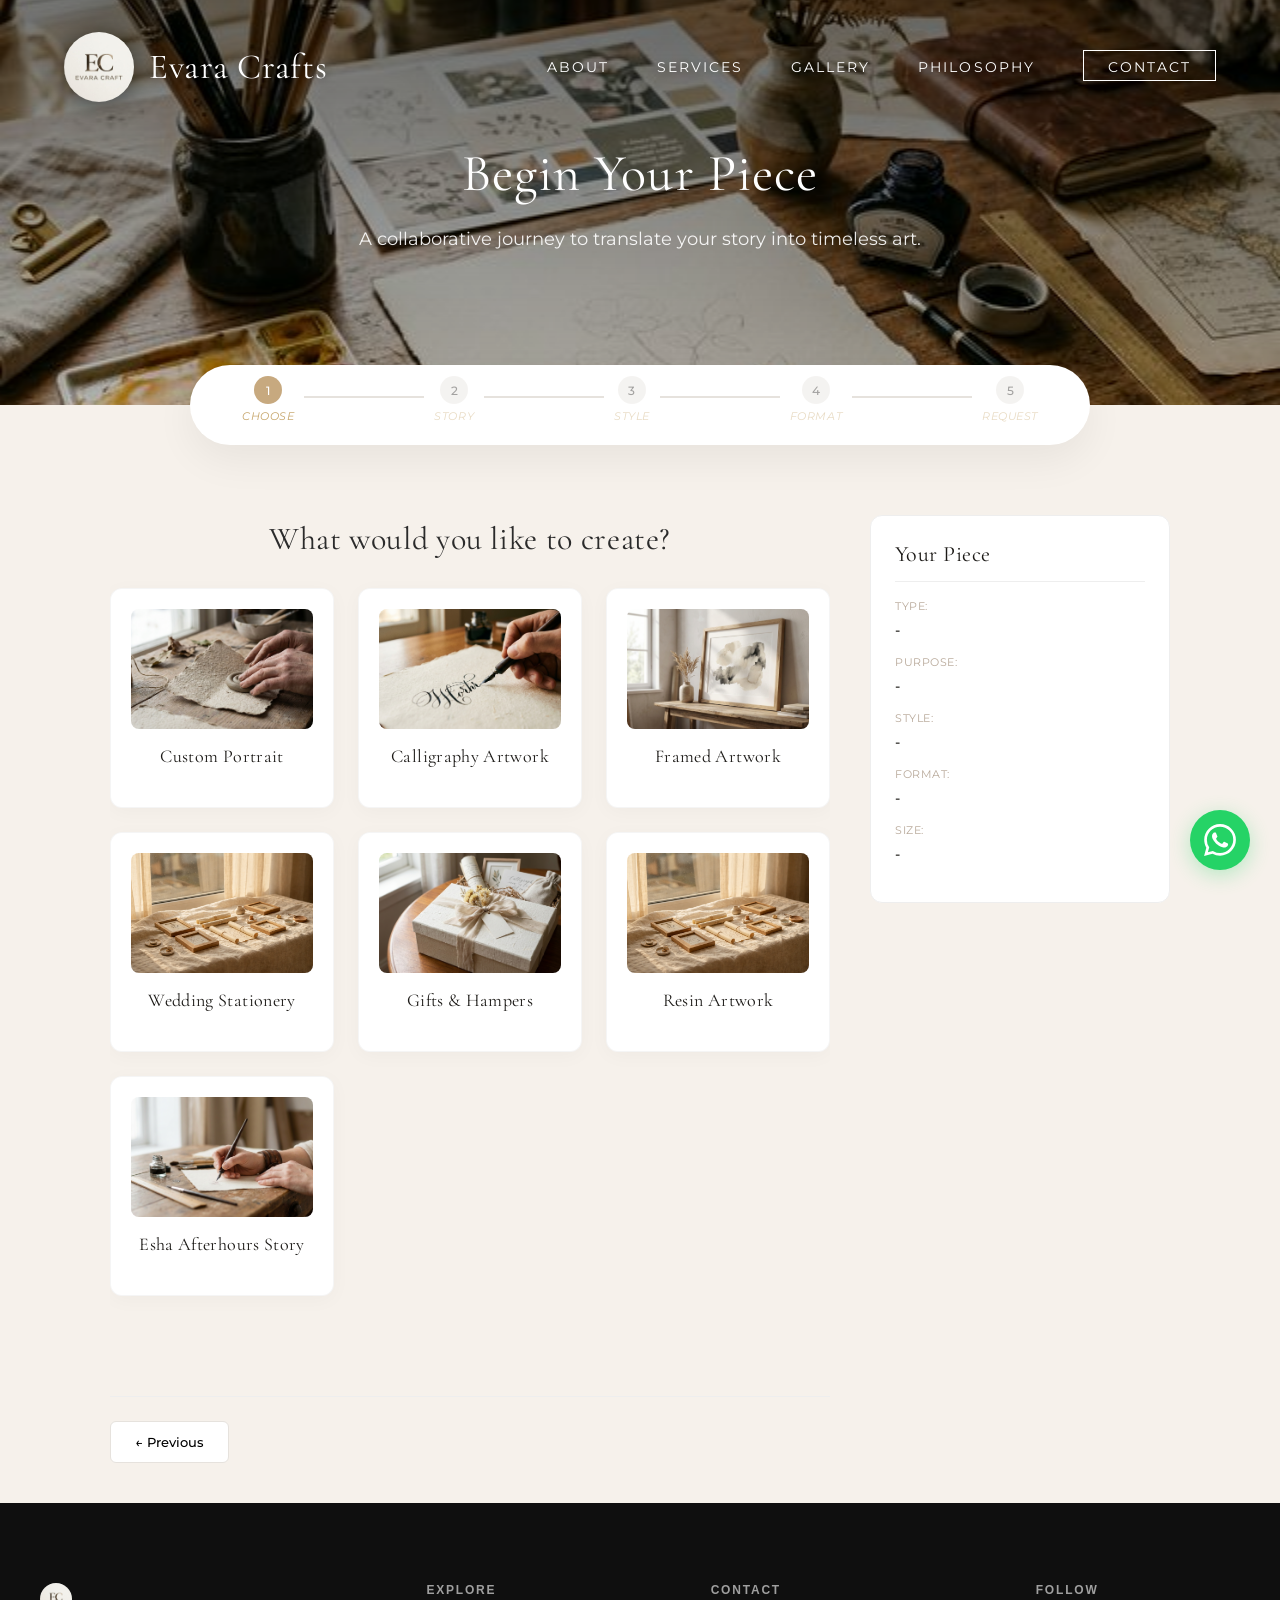
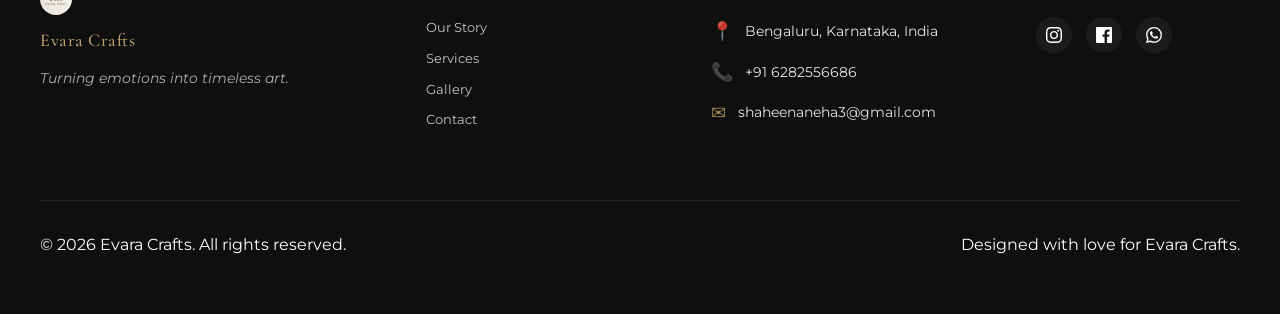
<file: create-your-piece.html>
﻿<!DOCTYPE html>
<html lang="en">

<head>
    <meta charset="UTF-8">
    <meta name="viewport" content="width=device-width, initial-scale=1.0">
    <title>Create Your Piece | Evara Crafts</title>
    <meta name="description" content="Design your custom artwork with Evara Crafts.">
    <link rel="preconnect" href="https://fonts.googleapis.com">
    <link rel="preconnect" href="https://fonts.gstatic.com" crossorigin>
    <link href="https://fonts.googleapis.com/css2?family=Cormorant+Garamond:ital,wght@0,300;0,400;0,600;1,400&family=Montserrat:wght@300;400;500&display=swap" rel="stylesheet">
    <link rel="stylesheet" href="style.css">
    <link rel="stylesheet" href="create-journey.css">
</head>

<body>

    <header class="site-header site-header-light">
        <div class="logo">
            <a href="index.html">
                <img src="logo-new.png" alt="Evara Crafts Logo" class="header-logo">
                <span class="brand-name">Evara Crafts</span>
            </a>
        </div>
        <nav class="main-nav">
            <ul>
                <li><a href="about.html">About</a></li>
                <li><a href="services.html">Services</a></li>
                <li><a href="gallery.html">Gallery</a></li>
                <li><a href="philosophy.html">Philosophy</a></li>
                <li><a href="contact.html" class="btn-nav">Contact</a></li>
            </ul>
        </nav>
        <div class="mobile-menu-toggle">
            <span></span>
            <span></span>
            <span></span>
        </div>
    </header>

    <main class="create-journey-page">
        <!-- Hero Section -->
        <section class="journey-hero" id="journeyHero">
            <div class="journey-hero-bg" style="background-image: url('create-hero.png');"></div>
            <div class="journey-hero-overlay"></div>
            <div class="journey-hero-content fade-in-up">
                <h1 class="journey-title">Begin Your Piece</h1>
                <p class="journey-subtitle">A collaborative journey to translate your story into timeless art.</p>
            </div>
        </section>

        <!-- Progress Indicator -->
        <div class="journey-progress-bar" id="journeyProgress">
            <div class="progress-container">
                <div class="progress-step active" data-step="1">
                    <div class="step-circle">1</div>
                    <span class="step-label">Choose</span>
                </div>
                <div class="progress-line"></div>
                <div class="progress-step" data-step="2">
                    <div class="step-circle">2</div>
                    <span class="step-label">Story</span>
                </div>
                <div class="progress-line"></div>
                <div class="progress-step" data-step="3">
                    <div class="step-circle">3</div>
                    <span class="step-label">Style</span>
                </div>
                <div class="progress-line"></div>
                <div class="progress-step" data-step="4">
                    <div class="step-circle">4</div>
                    <span class="step-label">Format</span>
                </div>
                <div class="progress-line"></div>
                <div class="progress-step" data-step="5">
                    <div class="step-circle">5</div>
                    <span class="step-label">Request</span>
                </div>
            </div>
        </div>

        <!-- Guided Journey Flow -->
        <div class="journey-container" id="journeyContainer">
            
            <div class="journey-content-area">
                <div class="journey-steps-wrapper">
                    
                    <!-- Step 1: Choose Creation -->
                    <div class="journey-step active-step" id="step1">
                        <h2 class="step-heading">What would you like to create?</h2>
                        <div class="options-grid creation-grid">
                            <div class="option-card" onclick="selectOption('type', 'Custom Portrait', this)">
                                <div class="card-img-placeholder" style="background-image: url('art_craft.png')"></div>
                                <h3>Custom Portrait</h3>
                            </div>
                            <div class="option-card" onclick="selectOption('type', 'Calligraphy Artwork', this)">
                                <div class="card-img-placeholder" style="background-image: url('calligraphy.png')"></div>
                                <h3>Calligraphy Artwork</h3>
                            </div>
                            <div class="option-card" onclick="selectOption('type', 'Framed Artwork', this)">
                                <div class="card-img-placeholder" style="background-image: url('frame.png')"></div>
                                <h3>Framed Artwork</h3>
                            </div>
                            <div class="option-card" onclick="selectOption('type', 'Wedding Stationery', this)">
                                <div class="card-img-placeholder" style="background-image: url('minis-v2.png')"></div>
                                <h3>Wedding Stationery</h3>
                            </div>
                            <div class="option-card" onclick="selectOption('type', 'Gifts & Hampers', this)">
                                <div class="card-img-placeholder" style="background-image: url('hamper.png')"></div>
                                <h3>Gifts & Hampers</h3>
                            </div>
                            <div class="option-card" onclick="selectOption('type', 'Resin Artwork', this)">
                                <div class="card-img-placeholder" style="background-image: url('texture-art-v3.png')"></div>
                                <h3>Resin Artwork</h3>
                            </div>
                            <div class="option-card" onclick="selectOption('type', 'Esha Afterhours Story', this)">
                                <div class="card-img-placeholder" style="background-image: url('about-preview.png')"></div>
                                <h3>Esha Afterhours Story</h3>
                            </div>
                        </div>
                    </div>

                    <!-- Step 2: Story / Purpose -->
                    <div class="journey-step" id="step2">
                        <h2 class="step-heading">What story should this piece hold?</h2>
                        <div class="options-grid story-grid">
                            <div class="option-card text-only" onclick="selectOption('story', 'Personal Memory', this)">
                                <h3>Personal Memory</h3>
                            </div>
                            <div class="option-card text-only" onclick="selectOption('story', 'Gift for Someone', this)">
                                <h3>Gift for Someone</h3>
                            </div>
                            <div class="option-card text-only" onclick="selectOption('story', 'Wedding / Event', this)">
                                <h3>Wedding / Event</h3>
                            </div>
                            <div class="option-card text-only" onclick="selectOption('story', 'Home Decor', this)">
                                <h3>Home Decor</h3>
                            </div>
                            <div class="option-card text-only" onclick="selectOption('story', 'Memorial Piece', this)">
                                <h3>Memorial Piece</h3>
                            </div>
                            <div class="option-card text-only" onclick="selectOption('story', 'Something Unique', this)">
                                <h3>Something Unique</h3>
                            </div>
                        </div>
                    </div>

                    <!-- Step 3: Style -->
                    <div class="journey-step" id="step3">
                        <h2 class="step-heading">What style speaks to you?</h2>
                        <div class="options-grid style-grid">
                            <div class="option-card" onclick="selectOption('style', 'Minimal & Elegant', this)">
                                <div class="card-img-placeholder style-img" style="background-image: url('value-elegance.jpg')"></div>
                                <h3>Minimal & Elegant</h3>
                            </div>
                            <div class="option-card" onclick="selectOption('style', 'Classic Fine Art', this)">
                                <div class="card-img-placeholder style-img" style="background-image: url('value-quality.jpg')"></div>
                                <h3>Classic Fine Art</h3>
                            </div>
                            <div class="option-card" onclick="selectOption('style', 'Modern Abstract', this)">
                                <div class="card-img-placeholder style-img" style="background-image: url('art_craft.png')"></div>
                                <h3>Modern Abstract</h3>
                            </div>
                            <div class="option-card" onclick="selectOption('style', 'Calligraphy Inspired', this)">
                                <div class="card-img-placeholder style-img" style="background-image: url('calligraphy.png')"></div>
                                <h3>Calligraphy Inspired</h3>
                            </div>
                            <div class="option-card" onclick="selectOption('style', 'Nature Botanical', this)">
                                <div class="card-img-placeholder style-img" style="background-image: url('minis-v2.png')"></div>
                                <h3>Nature Botanical</h3>
                            </div>
                            <div class="option-card" onclick="selectOption('style', 'Artist’s Interpretation', this)">
                                <div class="card-img-placeholder style-img" style="background-image: url('about-preview.png')"></div>
                                <h3>Artist’s Interpretation</h3>
                            </div>
                        </div>
                    </div>

                    <!-- Step 4: Format / Size -->
                    <div class="journey-step" id="step4">
                        <h2 class="step-heading">How would you like it presented?</h2>
                        <div class="options-grid format-grid">
                            <div class="option-card text-only format-card" onclick="selectOption('format', 'Framed Artwork', this)">
                                <h3>Framed Artwork</h3>
                            </div>
                            <div class="option-card text-only format-card" onclick="selectOption('format', 'Canvas Painting', this)">
                                <h3>Canvas Painting</h3>
                            </div>
                            <div class="option-card text-only format-card" onclick="selectOption('format', 'Loose Artwork', this)">
                                <h3>Loose Artwork</h3>
                            </div>
                            <div class="option-card text-only format-card" onclick="selectOption('format', 'Digital Artwork', this)">
                                <h3>Digital Artwork</h3>
                            </div>
                            <div class="option-card text-only format-card" onclick="selectOption('format', 'Gift Box Presentation', this)">
                                <h3>Gift Box Presentation</h3>
                            </div>
                            <div class="option-card text-only format-card" onclick="selectOption('format', 'Story Book Format', this)">
                                <h3>Story Book Format</h3>
                            </div>
                        </div>
                        
                        <h3 class="sub-heading mt-medium">Size Preference</h3>
                        <div class="pill-group">
                            <button class="pill-btn size-pill" onclick="selectOption('size', 'Small', this)">Small</button>
                            <button class="pill-btn size-pill" onclick="selectOption('size', 'Medium', this)">Medium</button>
                            <button class="pill-btn size-pill" onclick="selectOption('size', 'Large', this)">Large</button>
                            <button class="pill-btn size-pill" onclick="selectOption('size', 'Not Sure Yet', this)">Not Sure Yet</button>
                        </div>
                    </div>

                    <!-- Step 5: Final Request -->
                    <div class="journey-step" id="step5">
                        <h2 class="step-heading">Request Your Custom Piece</h2>
                        <div class="final-form-container">
                            <div class="form-group">
                                <label>Name</label>
                                <input type="text" id="reqName" class="journey-input" placeholder="Your Name" required>
                            </div>
                            <div class="form-group">
                                <label>Email</label>
                                <input type="email" id="reqEmail" class="journey-input" placeholder="Your Email" required>
                            </div>
                            <div class="form-group">
                                <label>Phone</label>
                                <input type="tel" id="reqPhone" class="journey-input" placeholder="Your Phone Number">
                            </div>
                            <div class="form-group">
                                <label>Reference Images (optional)</label>
                                <div class="upload-box">
                                    <span>+ Upload reference images</span>
                                    <input type="file" id="reqFile" class="file-input" multiple>
                                </div>
                            </div>
                            <div class="form-group">
                                <label for="storyText">Tell us more about the idea (Optional)</label>
                                <textarea id="storyText" class="journey-textarea" placeholder="Share your thoughts..."></textarea>
                            </div>
                            <div class="form-group">
                                <label>Message</label>
                                <textarea id="reqMessage" class="journey-textarea msg-area" placeholder="Any final details or requirements?"></textarea>
                            </div>
                            <button class="btn btn-submit-request" onclick="submitJourney()">Request My Custom Piece</button>
                        </div>
                    </div>

                    <!-- Confirmation Screen -->
                    <div class="journey-step confirmation-screen" id="step6">
                        <div class="confirmation-container text-center">
                            <h2 class="step-heading">Your Story Has Begun</h2>
                            <p class="mb-medium">Thank you for sharing your idea.<br>Our team will review your request and reach out within 24 hours to begin crafting your custom piece.</p>
                            <a href="index.html" class="btn btn-primary" style="height: 46px; line-height: 46px; padding: 0 32px;">Return to Home</a>
                        </div>
                    </div>

                </div>

                <!-- Navigation Controls -->
                <div class="journey-controls" id="journeyControls">
                    <button class="btn-nav-step prev-btn" id="prevBtn" onclick="prevStep()">← Previous</button>
                </div>
            </div>

            <!-- Sticky Summary Panel -->
            <aside class="summary-panel-wrapper" id="summaryPanelWrapper">
                <div class="summary-panel" id="summaryPanel">
                    <h3>Your Piece</h3>
                    <ul class="summary-list">
                        <li><span class="summary-label">Type:</span> <span class="summary-value" id="sumType">-</span></li>
                        <li><span class="summary-label">Purpose:</span> <span class="summary-value" id="sumStory">-</span></li>
                        <li><span class="summary-label">Style:</span> <span class="summary-value" id="sumStyle">-</span></li>
                        <li><span class="summary-label">Format:</span> <span class="summary-value" id="sumFormat">-</span></li>
                        <li><span class="summary-label">Size:</span> <span class="summary-value" id="sumSize">-</span></li>
                    </ul>
                </div>
            </aside>
            
        </div>

    </main>

    <footer class="site-footer">
        <div class="footer-inner">
            <div class="footer-content">
                <!-- Column 1: Brand Info -->
                <div class="footer-brand-info footer-animate">
                    <div class="logo-group">
                        <img src="logo-new.png" alt="Evara Crafts Logo" class="header-logo">
                        <span class="brand-name">Evara Crafts</span>
                    </div>
                    <p class="footer-tagline">Turning emotions into timeless art.</p>
                </div>

                <!-- Column 2: Quick Links -->
                <div class="footer-links footer-animate">
                    <h3 class="footer-col-title">EXPLORE</h3>
                    <ul>
                        <li><a href="about.html">Our Story</a></li>
                        <li><a href="services.html">Services</a></li>
                        <li><a href="gallery.html">Gallery</a></li>
                        <li><a href="contact.html">Contact</a></li>
                    </ul>
                </div>

                <!-- Column 3: Contact Info (NEW) -->
                <div class="footer-contact-info footer-animate" style="animation-delay: 0.16s;">
                    <h3 class="footer-col-title">CONTACT</h3>
                    <div class="contact-details">
                        <div class="contact-item">
                            <span class="contact-icon">📍</span>
                            <span class="contact-text">Bengaluru, Karnataka, India</span>
                        </div>
                        <div class="contact-item">
                            <span class="contact-icon">📞</span>
                            <a href="tel:+916282556686" class="contact-text">+91 6282556686</a>
                        </div>
                        <div class="contact-item">
                            <span class="contact-icon">✉</span>
                            <a href="mailto:shaheenaneha3@gmail.com" class="contact-text">shaheenaneha3@gmail.com</a>
                        </div>
                    </div>
                </div>

                <!-- Column 4: Social -->
                <div class="footer-social-block footer-animate" style="animation-delay: 0.24s;">
                    <h3 class="footer-col-title">FOLLOW</h3>
                    <div class="footer-socials">
                        <a href="https://www.instagram.com/evara_crafts_?igsh=NTh4M2F2am1ycWg5" target="_blank" rel="noopener noreferrer" class="social-icon-link instagram" aria-label="Instagram">
                            <svg viewBox="0 0 24 24" width="16" height="16">
                                <path fill="currentColor"
                                    d="M12 2.163c3.204 0 3.584.012 4.85.07 3.252.148 4.771 1.691 4.919 4.919.058 1.265.069 1.645.069 4.849 0 3.205-.012 3.584-.069 4.849-.149 3.225-1.664 4.771-4.919 4.919-1.266.058-1.644.07-4.85.07-3.204 0-3.584-.012-4.849-.07-3.26-.149-4.771-1.699-4.919-4.92-.058-1.265-.07-1.644-.07-4.849 0-3.204.013-3.583.07-4.849.149-3.227 1.664-4.771 4.919-4.919 1.266-.057 1.645-.069 4.849-.069zm0-2.163c-3.259 0-3.667.014-4.947.072-4.358.2-6.78 2.618-6.98 6.98-.059 1.281-.073 1.689-.073 4.948 0 3.259.014 3.668.072 4.947.2 4.358 2.618 6.78 6.98 6.98 1.281.058 1.689.072 4.948.072 3.259 0 3.668-.014 4.948-.072 4.354-.2 6.782-2.618 6.979-6.98.059-1.28.073-1.689.073-4.947 0-3.259-.014-3.667-.072-4.947-.196-4.354-2.617-6.78-6.979-6.98-1.281-.059-1.69-.073-4.949-.073zm0 5.838c-3.403 0-6.162 2.759-6.162 6.162s2.759 6.163 6.162 6.163 6.162-2.759 6.162-6.163c0-3.403-2.759-6.162-6.162-6.162zm0 10.162c-2.209 0-4-1.79-4-4 0-2.209 1.791-4 4-4s4 1.791 4 4c0 2.21-1.791 4-4 4zm6.406-11.845c-.796 0-1.441.645-1.441 1.44s.645 1.44 1.441 1.44c.795 0 1.439-.645 1.439-1.44s-.644-1.44-1.439-1.44z" />
                            </svg>
                        </a>
                        <a href="#" class="social-icon-link facebook" aria-label="Facebook">
                            <svg viewBox="0 0 24 24" width="16" height="16">
                                <path fill="currentColor"
                                    d="M22.675 0H1.325C.593 0 0 .593 0 1.325v21.351C0 23.407.593 24 1.325 24H12.82v-9.294H9.692v-3.622h3.128V8.413c0-3.1 1.893-4.788 4.659-4.788 1.325 0 2.463.099 2.795.143v3.24l-1.918.001c-1.504 0-1.795.715-1.795 1.763v2.313h3.587l-.467 3.622h-3.12V24h6.116c.73 0 1.323-.593 1.323-1.325V1.325C24 .593 23.407 0 22.675 0z" />
                            </svg>
                        </a>
                        <a href="https://wa.me/916282556686" target="_blank" rel="noopener noreferrer" class="social-icon-link whatsapp" aria-label="WhatsApp">
                            <svg viewBox="0 0 24 24" width="16" height="16">
                                <path fill="currentColor"
                                    d="M17.472 14.382c-.297-.149-1.758-.867-2.03-.967-.273-.099-.471-.148-.67.15-.197.297-.767.966-.94 1.164-.173.199-.347.223-.644.075-.297-.15-1.255-.463-2.39-1.475-.883-.788-1.48-1.761-1.653-2.059-.173-.297-.018-.458.13-.606.134-.133.298-.347.446-.52.149-.174.198-.298.298-.497.099-.198.05-.371-.025-.52-.075-.149-.669-1.612-.916-2.207-.242-.579-.487-.5-.669-.51a12.8 12.8 0 0 0-.57-.01c-.198 0-.52.074-.792.372-.272.297-1.04 1.016-1.04 2.479 0 1.462 1.065 2.875 1.213 3.074.149.198 2.096 3.2 5.077 4.487.709.306 1.262.489 1.694.625.712.227 1.36.195 1.871.118.571-.085 1.758-.719 2.006-1.413.248-.694.248-1.289.173-1.413-.074-.124-.272-.198-.57-.347m-5.421 7.403h-.004a9.87 9.87 0 0 1-5.031-1.378l-.361-.214-3.741.982.998-3.648-.235-.374a9.86 9.86 0 0 1-1.51-5.26c.001-5.45 4.436-9.884 9.888-9.884 2.64 0 5.122 1.03 6.988 2.898a9.825 9.825 0 0 1 2.893 6.994c-.003 5.45-4.437 9.884-9.885 9.884m8.413-18.297A11.815 11.815 0 0 0 12.05 0C5.495 0 .16 5.335.157 11.892c0 2.096.547 4.142 1.588 5.945L.057 24l6.305-1.654a11.882 11.882 0 0 0 5.683 1.448h.005c6.554 0 11.89-5.335 11.893-11.893a11.821 11.821 0 0 0-3.48-8.413z" />
                            </svg>
                        </a>
                    </div>
                </div>
            </div>

            <div class="footer-divider footer-animate"></div>

            <div class="footer-bottom footer-animate">
                <p>&copy; 2026 Evara Crafts. All rights reserved.</p>
                <p class="designed-love">Designed with love for Evara Crafts.</p>
            </div>
        </div>
    </footer>

    <script src="script.js" defer></script>
    <script src="create-journey.js" defer></script>
</body>

</html>
</file>
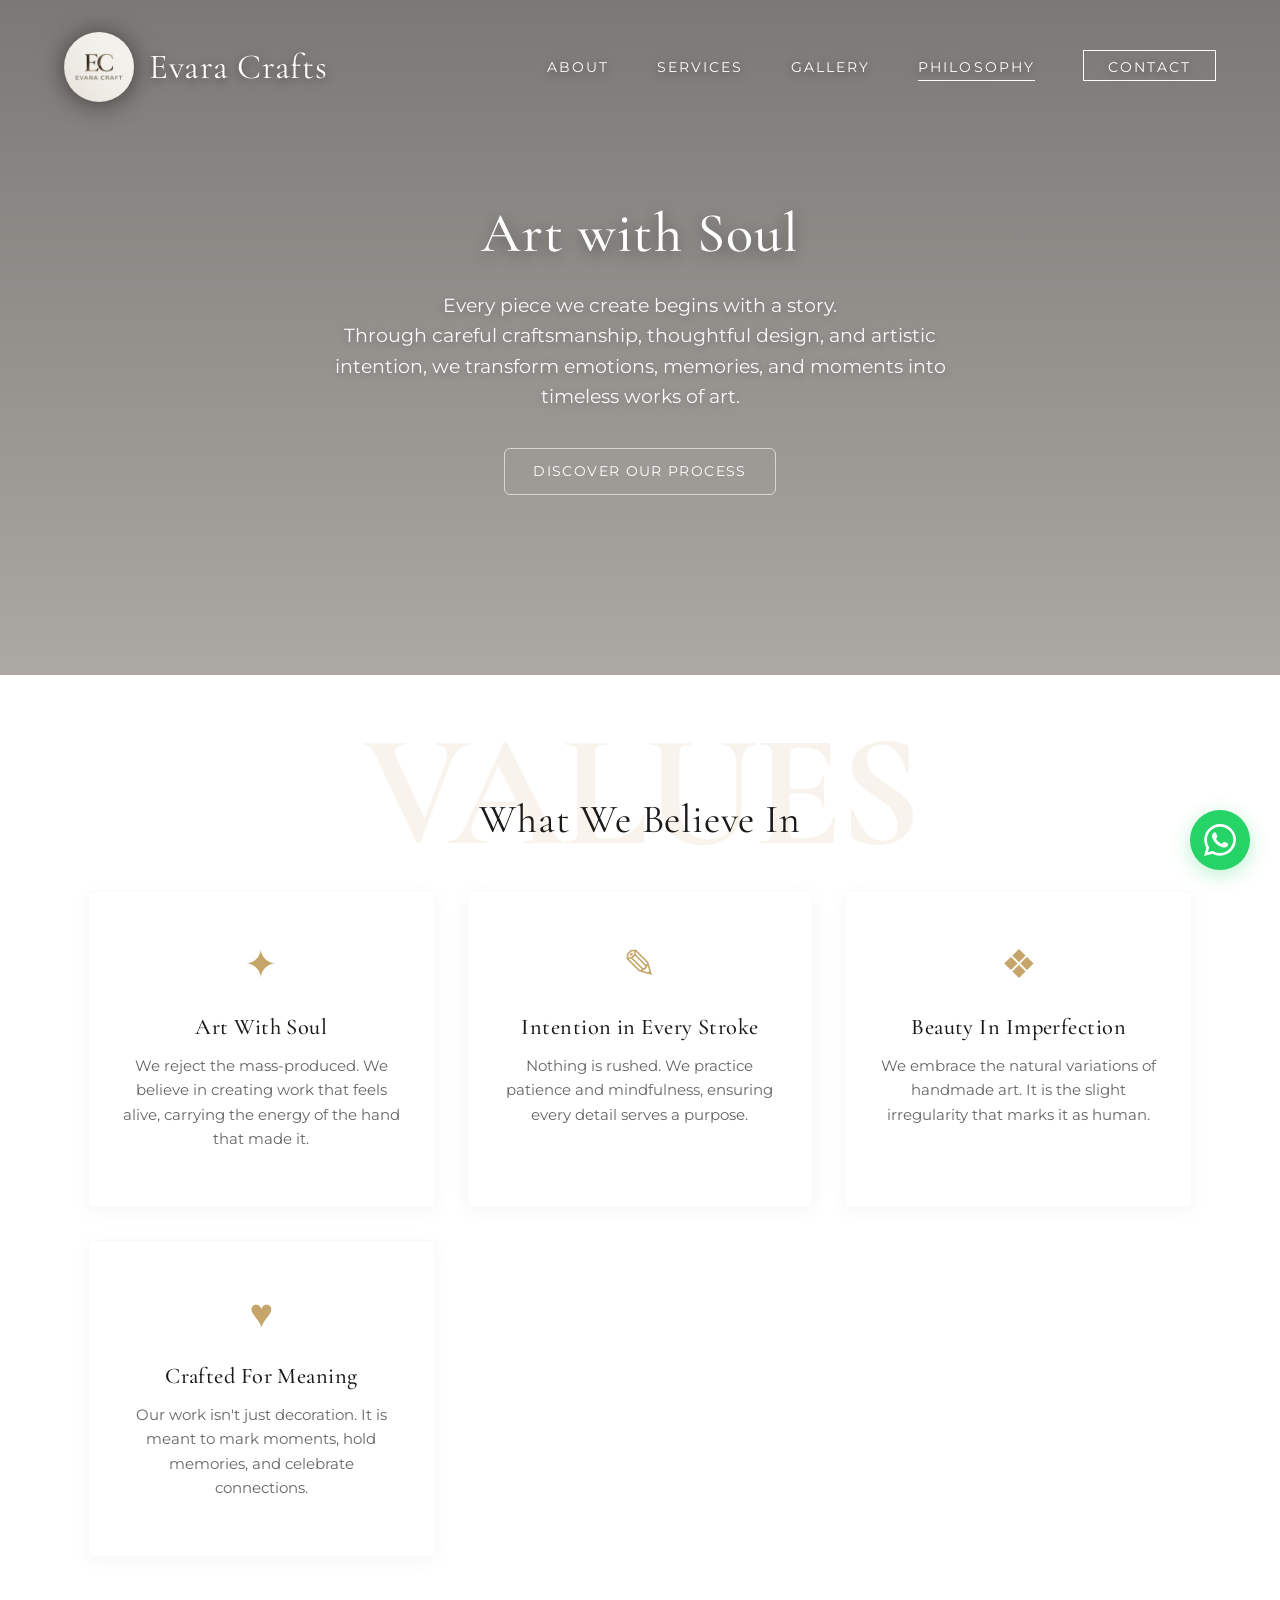
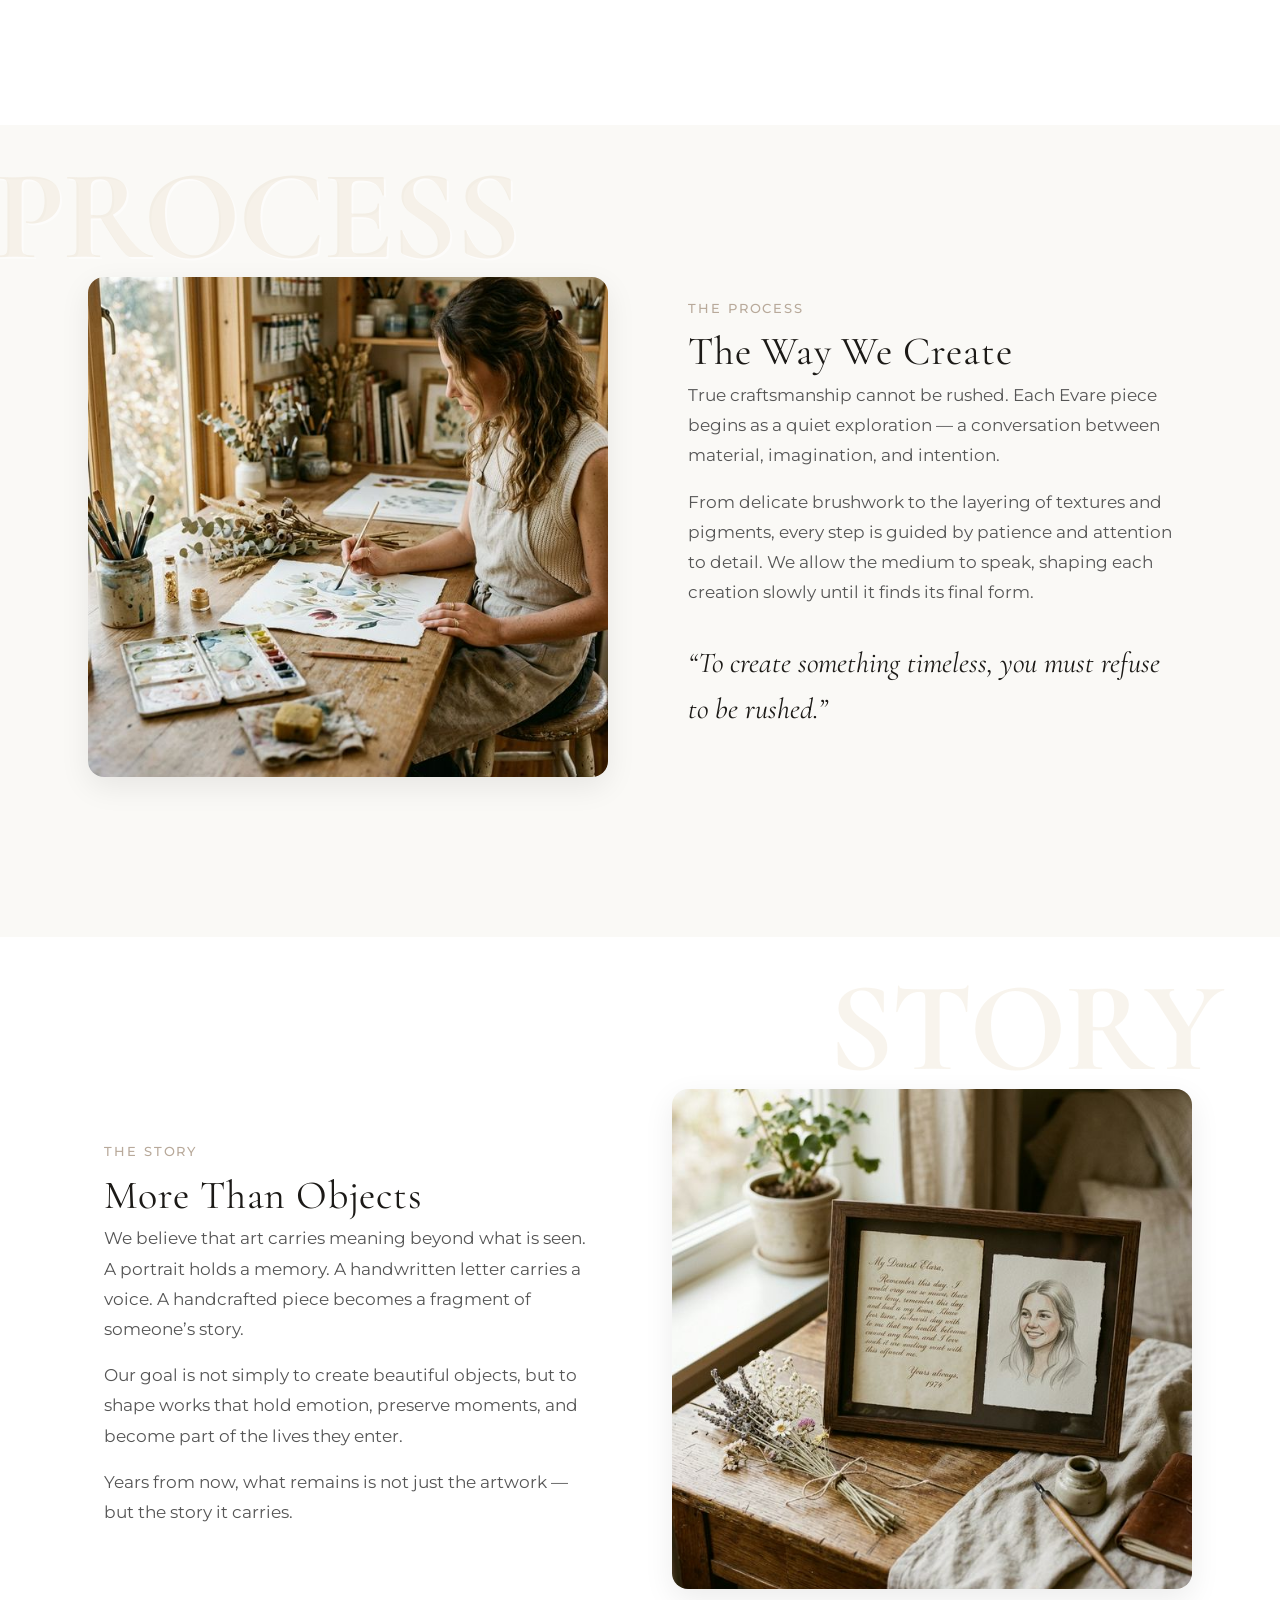
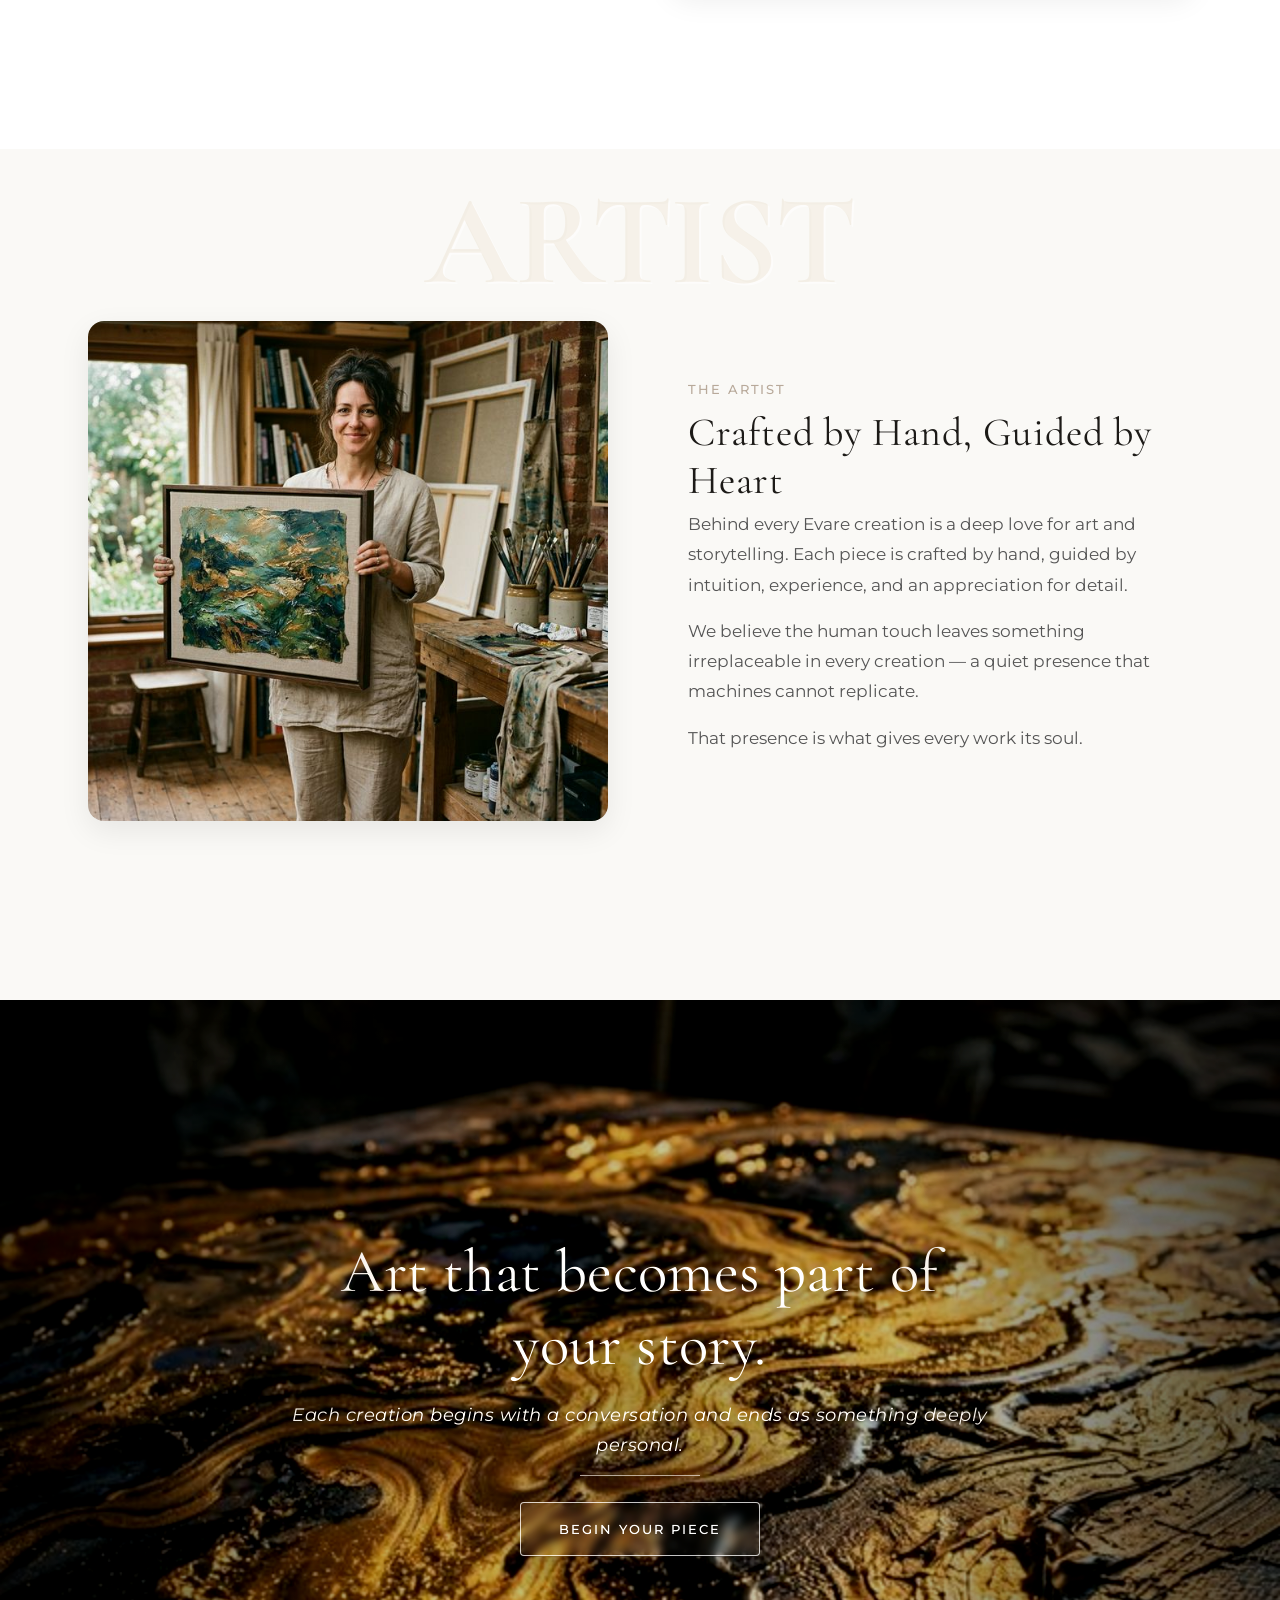
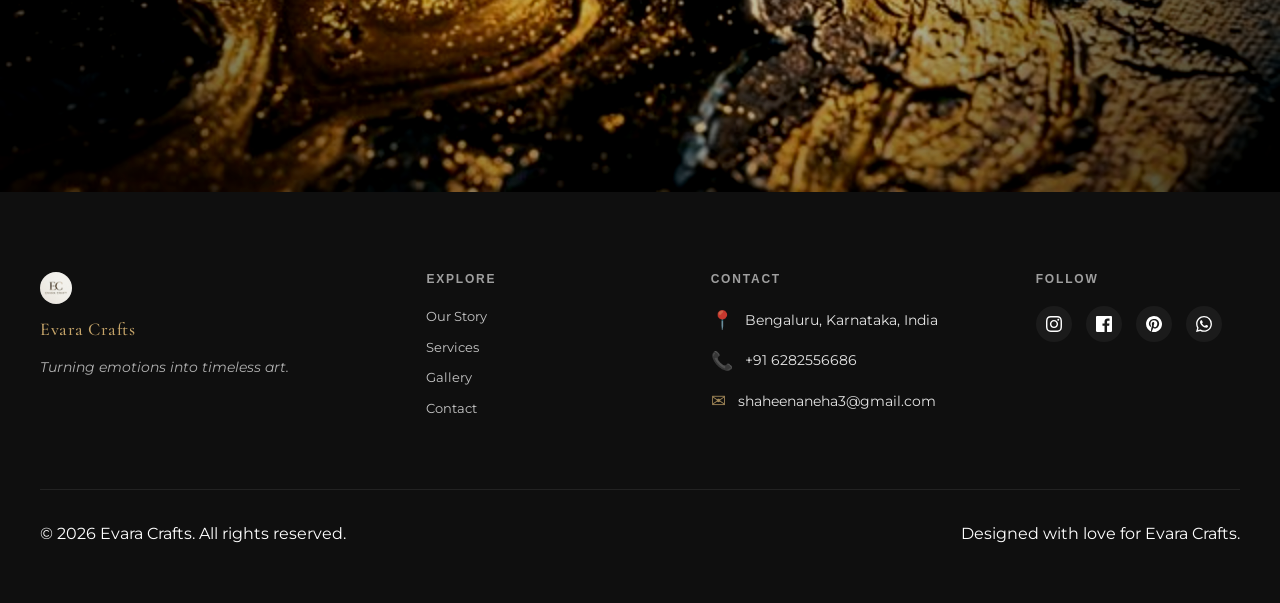
<file: philosophy.html>
﻿<!DOCTYPE html>
<html lang="en">

<head>
    <meta charset="UTF-8">
    <meta name="viewport" content="width=device-width, initial-scale=1.0">
    <title>Philosophy | Evara Crafts</title>
    <meta name="description"
        content="Our beliefs, values, and the artistic mindset behind every Evara Crafts creation.">
    <link rel="preconnect" href="https://fonts.googleapis.com">
    <link rel="preconnect" href="https://fonts.gstatic.com" crossorigin>
    <link
        href="https://fonts.googleapis.com/css2?family=Cormorant+Garamond:ital,wght@0,300;0,400;0,600;1,400&family=Montserrat:wght@300;400;500&display=swap"
        rel="stylesheet">
    <link rel="stylesheet" href="style.css">
    <style>
        /* Editorial & Philosophy Specific Refinements */

        :root {
            --deco-text-color: rgba(198, 165, 106, 0.12);
            /* Darker, more visible gold */
        }

        .section-padding {
            padding: 120px 0;
            position: relative;
            overflow: hidden;
        }

        /* Decorative Watermarks */
        .deco-text {
            position: absolute;
            top: 5%;
            left: 50%;
            transform: translateX(-50%);
            font-family: var(--font-heading);
            font-size: 10rem;
            color: var(--deco-text-color);
            z-index: 0;
            white-space: nowrap;
            pointer-events: none;
            line-height: 0.8;
            font-weight: 700;
            letter-spacing: -0.02em;
            opacity: 1;
            /* Subtle shadow to lift it */
            text-shadow: 2px 2px 0px rgba(255, 255, 255, 0.5);
        }

        @media (max-width: 1024px) {
            .deco-text {
                font-size: 6rem;
                top: 2%;
            }
        }

        /* Content Z-Index Fix */
        .container {
            position: relative;
            z-index: 1;
        }

        /* Core Beliefs Grid */
        .beliefs-grid {
            display: grid;
            grid-template-columns: repeat(auto-fit, minmax(260px, 1fr));
            gap: 2rem;
            margin: 3rem 0;
            /* Reduced top margin */
            text-align: center;
        }

        .belief-card {
            padding: 2.5rem 2rem;
            background: #fff;
            border-radius: 4px;
            /* Soft deep shadow for lift */
            box-shadow: 0 4px 20px rgba(0, 0, 0, 0.04);
            transition: all 0.4s cubic-bezier(0.25, 0.46, 0.45, 0.94);
            border: 1px solid rgba(0, 0, 0, 0.02);
            position: relative;
            overflow: hidden;
        }

        .belief-card:hover {
            transform: translateY(-8px);
            box-shadow: 0 15px 35px rgba(198, 165, 106, 0.15);
            /* Gold-tinted shadow */
            border-color: rgba(198, 165, 106, 0.2);
        }

        .belief-card::before {
            content: '';
            position: absolute;
            top: 0;
            left: 0;
            width: 100%;
            height: 3px;
            background: var(--accent-color);
            transform: scaleX(0);
            transition: transform 0.4s ease;
            transform-origin: left;
        }

        .belief-card:hover::before {
            transform: scaleX(1);
        }

        .belief-icon {
            font-size: 2.5rem;
            color: var(--accent-color);
            margin-bottom: 1rem;
            display: inline-block;
            transition: transform 0.4s ease;
        }

        .belief-card:hover .belief-icon {
            transform: scale(1.1) rotate(5deg);
        }

        .belief-title {
            font-family: var(--font-heading);
            font-size: 1.4rem;
            margin-bottom: 0.8rem;
            color: var(--text-color);
            font-weight: 500;
        }

        .belief-text {
            font-size: 0.95rem;
            color: #666;
            line-height: 1.6;
        }

        /* Editorial Split Improvements */
        .editorial-split {
            display: grid;
            grid-template-columns: 1fr 1fr;
            gap: 4rem;
            /* Tighter gap */
            align-items: center;
            margin: 2rem 0;
            /* Reduced margins */
        }

        .editorial-img {
            width: 100%;
            height: 500px;
            object-fit: cover;
            border-radius: 16px;
            box-shadow: 0 10px 30px rgba(0, 0, 0, 0.08); /* subtle soft shadow */
            margin-bottom: 0px;
        }

        .editorial-content {
            padding: 1rem;
        }

        .editorial-text {
            font-size: 1.05rem;
            line-height: 1.8;
            color: #555;
            margin-bottom: 16px;
        }
        
        .quote-large {
            margin: 32px 0;
            font-size: 1.8rem;
            font-family: var(--font-heading);
            font-style: italic;
        }

        /* Alternating Sections */
        .bg-warm {
            background-color: #faf9f6;
        }

        .bg-white {
            background-color: #ffffff;
        }

        /* Manifesto Section refined */
        .manifesto-section {
            background-color: var(--text-color);
            /* Dark for contrast */
            padding: 6rem 0;
            text-align: center;
            color: #fff;
            position: relative;
        }

        .manifesto-text {
            font-family: var(--font-heading);
            font-size: clamp(2rem, 4vw, 3rem);
            line-height: 1.3;
            color: #fff;
            /* White text */
            max-width: 800px;
            margin: 0 auto;
            letter-spacing: 0.02em;
        }

        /* Compact Final CTA */
        .final-cta {
            padding: 4rem 0;
            /* Reduced from 6rem */
            background-color: #f4f1ea;
            /* Champagne tint */
        }

        .big-statement {
            font-size: 2.2rem;
            margin-bottom: 1.5rem;
        }

        @media (max-width: 1024px) {
            .section-padding {
                padding: 80px 0;
            }
        }

        @media (max-width: 768px) {
            .editorial-split {
                grid-template-columns: 1fr;
                gap: 2rem;
            }

            .editorial-img {
                height: 350px;
            }

            .section-padding {
                padding: 60px 0 !important;
            }
        }

        /* Philosophy Hero Redesign */
        .philosophy-hero-section {
            position: relative;
            width: 100%;
            height: 75vh;
            display: flex;
            align-items: center;
            justify-content: center;
            text-align: center;
            padding-top: 140px;
            padding-bottom: 120px;
            overflow: hidden;
            background-image: url('https://i.postimg.cc/7L1nShHj/Chat-GPT-Image-Mar-18-2026-11-16-56-PM.png');
            background-size: cover;
            background-position: center;
        }

        .philosophy-hero-overlay {
            position: absolute;
            top: 0;
            left: 0;
            width: 100%;
            height: 100%;
            background: linear-gradient(rgba(0,0,0,0.5), rgba(0,0,0,0.3));
            z-index: 1;
        }

        .philosophy-hero-content {
            position: relative;
            z-index: 2;
            color: #fff;
            display: flex;
            flex-direction: column;
            align-items: center;
            max-width: 800px;
            padding: 0 1.5rem;
        }

        .philosophy-hero-title {
            font-family: var(--font-heading);
            font-size: 56px;
            line-height: 1.2;
            font-weight: 500;
            margin-bottom: 1.5rem;
            text-shadow: 0 4px 15px rgba(0, 0, 0, 0.4);
            letter-spacing: 0.02em;
        }

        .philosophy-hero-text {
            font-size: 19px;
            max-width: 650px;
            opacity: 0.95;
            line-height: 1.6;
            margin-bottom: 25px;
            text-shadow: 0 2px 10px rgba(0, 0, 0, 0.3);
            font-weight: 400;
        }

        .philosophy-hero-btn {
            display: inline-block;
            background: transparent;
            border: 1px solid rgba(255, 255, 255, 0.6);
            color: #fff;
            padding: 12px 28px;
            border-radius: 6px;
            text-transform: uppercase;
            font-size: 0.85rem;
            letter-spacing: 0.1em;
            transition: all 0.3s ease;
            text-decoration: none;
            margin-top: 10px;
        }

        .philosophy-hero-btn:hover {
            background: rgba(255, 255, 255, 0.15);
        }

        /* Final CTA Custom Background for Philosophy Page */
        .final-cta .cta-parallax-bg {
            background-image: url('assets/philosophy_cta_bg.png') !important;
        }

        @media (max-width: 768px) {
            .philosophy-hero-section {
                height: 60vh;
                padding-top: 100px;
                padding-bottom: 80px;
            }
            .philosophy-hero-title {
                font-size: 36px;
            }
            .philosophy-hero-text {
                font-size: 16px;
            }
        }
    </style>
</head>

<body>

    <header class="site-header site-header-light">
        <div class="logo">
            <a href="index.html">
                <img src="logo-new.png" alt="Evara Crafts Logo" class="header-logo">
                <span class="brand-name">Evara Crafts</span>
            </a>
        </div>
        <nav class="main-nav">
            <ul>
                <li><a href="about.html">About</a></li>
                <li><a href="services.html">Services</a></li>
                <li><a href="gallery.html">Gallery</a></li>
                <li><a href="philosophy.html" class="active"
                        style="border-bottom: 1px solid currentColor;">Philosophy</a></li>
                <li><a href="contact.html" class="btn-nav">Contact</a></li>
            </ul>
        </nav>
        <div class="mobile-menu-toggle">
            <span></span>
            <span></span>
            <span></span>
        </div>
    </header>

    <main>
        <!-- Hero (Artistic Redesign) -->
        <section class="philosophy-hero-section">
            <div class="philosophy-hero-overlay"></div>
            <div class="philosophy-hero-content fade-in-up">
                <h1 class="philosophy-hero-title">Art with Soul</h1>
                <p class="philosophy-hero-text">Every piece we create begins with a story.<br>Through careful craftsmanship, thoughtful design, and artistic intention, we transform emotions, memories, and moments into timeless works of art.</p>
                <a href="#process" class="philosophy-hero-btn">Discover Our Process</a>
            </div>
        </section>

        <!-- Core Beliefs -->
        <section class="section-padding bg-white">
            <span class="deco-text">VALUES</span>
            <div class="container">
                <div class="header-split text-center"
                    style="justify-content: center; text-align: center; margin-bottom: 1rem;">
                    <div>
                        <h2 class="section-title">What We Believe In</h2>
                    </div>
                </div>

                <div class="beliefs-grid">
                    <div class="belief-card fade-in-up">
                        <span class="belief-icon">✦</span>
                        <h3 class="belief-title">Art With Soul</h3>
                        <p class="belief-text">We reject the mass-produced. We believe in creating work that feels
                            alive, carrying the energy of the hand that made it.</p>
                    </div>
                    <div class="belief-card fade-in-up" style="transition-delay: 0.1s;">
                        <span class="belief-icon">✎</span>
                        <h3 class="belief-title">Intention in Every Stroke</h3>
                        <p class="belief-text">Nothing is rushed. We practice patience and mindfulness, ensuring every
                            detail serves a purpose.</p>
                    </div>
                    <div class="belief-card fade-in-up" style="transition-delay: 0.2s;">
                        <span class="belief-icon">❖</span>
                        <h3 class="belief-title">Beauty In Imperfection</h3>
                        <p class="belief-text">We embrace the natural variations of handmade art. It is the slight
                            irregularity that marks it as human.</p>
                    </div>
                    <div class="belief-card fade-in-up" style="transition-delay: 0.3s;">
                        <span class="belief-icon">♥</span>
                        <h3 class="belief-title">Crafted For Meaning</h3>
                        <p class="belief-text">Our work isn't just decoration. It is meant to mark moments, hold
                            memories, and celebrate connections.</p>
                    </div>
                </div>
            </div>
        </section>

        <!-- SECTION 1 — THE CRAFT PROCESS -->
        <section class="section-padding bg-warm" id="process">
            <span class="deco-text" style="left: 20%; font-size: 8rem;">PROCESS</span>
            <div class="container">
                <div class="editorial-split">
                    <div class="editorial-image-wrapper fade-in-right">
                        <img loading="lazy"  src="assets/process_artist_desk.png"
                            alt="Artist working on handcrafted artwork" class="editorial-img">
                    </div>
                    <div class="editorial-content fade-in-up">
                        <span class="section-label">THE PROCESS</span>
                        <h2 class="section-title">The Way We Create</h2>
                        <p class="editorial-text">True craftsmanship cannot be rushed. Each Evare piece begins as a quiet exploration — a conversation between material, imagination, and intention.</p>
                        <p class="editorial-text">From delicate brushwork to the layering of textures and pigments, every step is guided by patience and attention to detail. We allow the medium to speak, shaping each creation slowly until it finds its final form.</p>
                        <div class="quote-large">
                            “To create something timeless, you must refuse to be rushed.”
                        </div>
                    </div>
                </div>
            </div>
        </section>

        <!-- SECTION 2 — STORY & MEANING -->
        <section class="section-padding bg-white">
            <span class="deco-text" style="left: 80%; font-size: 8rem;">STORY</span>
            <div class="container">
                <div class="editorial-split">
                    <div class="editorial-content fade-in-up">
                        <span class="section-label">THE STORY</span>
                        <h2 class="section-title">More Than Objects</h2>
                        <p class="editorial-text">We believe that art carries meaning beyond what is seen. A portrait holds a memory. A handwritten letter carries a voice. A handcrafted piece becomes a fragment of someone’s story.</p>
                        <p class="editorial-text">Our goal is not simply to create beautiful objects, but to shape works that hold emotion, preserve moments, and become part of the lives they enter.</p>
                        <p class="editorial-text">Years from now, what remains is not just the artwork — but the story it carries.</p>
                    </div>
                    <div class="editorial-image-wrapper fade-in-right">
                        <img loading="lazy"  src="assets/story_memories.png"
                            alt="Framed letter and portrait illustration preserving memory" class="editorial-img">
                    </div>
                </div>
            </div>
        </section>

        <!-- SECTION 3 — THE ARTIST -->
        <section class="section-padding bg-warm" style="padding-top: 140px; padding-bottom: 140px;">
            <span class="deco-text" style="left: 50%; font-size: 8rem;">ARTIST</span>
            <div class="container">
                <div class="editorial-split">
                    <div class="editorial-image-wrapper fade-in-right">
                        <img loading="lazy"  src="assets/artist_portrait.png"
                            alt="Artist in studio holding finished artwork" class="editorial-img">
                    </div>
                    <div class="editorial-content fade-in-up">
                        <span class="section-label">THE ARTIST</span>
                        <h2 class="section-title">Crafted by Hand, Guided by Heart</h2>
                        <p class="editorial-text">Behind every Evare creation is a deep love for art and storytelling. Each piece is crafted by hand, guided by intuition, experience, and an appreciation for detail.</p>
                        <p class="editorial-text">We believe the human touch leaves something irreplaceable in every creation — a quiet presence that machines cannot replicate.</p>
                        <p class="editorial-text">That presence is what gives every work its soul.</p>
                    </div>
                </div>
            </div>
        </section>

        <!-- Final CTA (Refined Manifesto) -->
        <section class="final-cta" id="contact">
            <div class="cta-parallax-bg"></div>
            <div class="cta-overlay-layers"></div>
            <div class="container text-center">
                <div class="cta-content-wrapper">
                    <h2 class="cta-premium-title fade-in-up">Art that becomes part of your story.</h2>
                    <p class="cta-subtext-ink fade-in-up">Each creation begins with a conversation and ends as something deeply personal.</p>
                    <div class="cta-premium-divider"></div>
                    <a href="create-your-piece.html" class="btn-premium-gold shimmer-btn fade-in-up">BEGIN YOUR PIECE</a>
                </div>
            </div>
        </section>
    </main>

    <footer class="site-footer">
        <div class="footer-inner">
            <div class="footer-content">
                <!-- Column 1: Brand Info -->
                <div class="footer-brand-info footer-animate">
                    <div class="logo-group">
                        <img src="logo-new.png" alt="Evara Crafts Logo" class="header-logo">
                        <span class="brand-name">Evara Crafts</span>
                    </div>
                    <p class="footer-tagline">Turning emotions into timeless art.</p>
                </div>

                <!-- Column 2: Quick Links -->
                <div class="footer-links footer-animate">
                    <h3 class="footer-col-title">EXPLORE</h3>
                    <ul>
                        <li><a href="about.html">Our Story</a></li>
                        <li><a href="services.html">Services</a></li>
                        <li><a href="gallery.html">Gallery</a></li>
                        <li><a href="contact.html">Contact</a></li>
                    </ul>
                </div>

                <!-- Column 3: Contact Info (NEW) -->
                <div class="footer-contact-info footer-animate" style="animation-delay: 0.16s;">
                    <h3 class="footer-col-title">CONTACT</h3>
                    <div class="contact-details">
                        <div class="contact-item">
                            <span class="contact-icon">📍</span>
                            <span class="contact-text">Bengaluru, Karnataka, India</span>
                        </div>
                        <div class="contact-item">
                            <span class="contact-icon">📞</span>
                            <a href="tel:+916282556686" class="contact-text">+91 6282556686</a>
                        </div>
                        <div class="contact-item">
                            <span class="contact-icon">✉</span>
                            <a href="mailto:shaheenaneha3@gmail.com" class="contact-text">shaheenaneha3@gmail.com</a>
                        </div>
                    </div>
                </div>

                <!-- Column 4: Social -->
                <div class="footer-social-block footer-animate" style="animation-delay: 0.24s;">
                    <h3 class="footer-col-title">FOLLOW</h3>
                    <div class="footer-socials">
                        <a href="https://www.instagram.com/evara_crafts_?igsh=NTh4M2F2am1ycWg5" target="_blank" rel="noopener noreferrer" class="social-icon-link instagram" aria-label="Instagram">
                            <svg viewBox="0 0 24 24" width="16" height="16">
                                <path fill="currentColor"
                                    d="M12 2.163c3.204 0 3.584.012 4.85.07 3.252.148 4.771 1.691 4.919 4.919.058 1.265.069 1.645.069 4.849 0 3.205-.012 3.584-.069 4.849-.149 3.225-1.664 4.771-4.919 4.919-1.266.058-1.644.07-4.85.07-3.204 0-3.584-.012-4.849-.07-3.26-.149-4.771-1.699-4.919-4.92-.058-1.265-.07-1.644-.07-4.849 0-3.204.013-3.583.07-4.849.149-3.227 1.664-4.771 4.919-4.919 1.266-.057 1.645-.069 4.849-.069zm0-2.163c-3.259 0-3.667.014-4.947.072-4.358.2-6.78 2.618-6.98 6.98-.059 1.281-.073 1.689-.073 4.948 0 3.259.014 3.668.072 4.947.2 4.358 2.618 6.78 6.98 6.98 1.281.058 1.689.072 4.948.072 3.259 0 3.668-.014 4.948-.072 4.354-.2 6.782-2.618 6.979-6.98.059-1.28.073-1.689.073-4.947 0-3.259-.014-3.667-.072-4.947-.196-4.354-2.617-6.78-6.979-6.98-1.281-.059-1.69-.073-4.949-.073zm0 5.838c-3.403 0-6.162 2.759-6.162 6.162s2.759 6.163 6.162 6.163 6.162-2.759 6.162-6.163c0-3.403-2.759-6.162-6.162-6.162zm0 10.162c-2.209 0-4-1.79-4-4 0-2.209 1.791-4 4-4s4 1.791 4 4c0 2.21-1.791 4-4 4zm6.406-11.845c-.796 0-1.441.645-1.441 1.44s.645 1.44 1.441 1.44c.795 0 1.439-.645 1.439-1.44s-.644-1.44-1.439-1.44z" />
                            </svg>
                        </a>
                        <a href="#" class="social-icon-link facebook" aria-label="Facebook">
                            <svg viewBox="0 0 24 24" width="16" height="16">
                                <path fill="currentColor"
                                    d="M22.675 0H1.325C.593 0 0 .593 0 1.325v21.351C0 23.407.593 24 1.325 24H12.82v-9.294H9.692v-3.622h3.128V8.413c0-3.1 1.893-4.788 4.659-4.788 1.325 0 2.463.099 2.795.143v3.24l-1.918.001c-1.504 0-1.795.715-1.795 1.763v2.313h3.587l-.467 3.622h-3.12V24h6.116c.73 0 1.323-.593 1.323-1.325V1.325C24 .593 23.407 0 22.675 0z" />
                            </svg>
                        </a>
                        <a href="#" class="social-icon-link pinterest" aria-label="Pinterest">
                            <svg viewBox="0 0 24 24" width="16" height="16">
                                <path fill="currentColor"
                                    d="M12.017 0C5.396 0 .029 5.367.029 11.987c0 5.079 3.158 9.417 7.618 11.162-.105-.949-.199-2.403.041-3.439.219-.937 1.406-5.957 1.406-5.957s-.359-.72-.359-1.781c0-1.663.967-2.911 2.168-2.911 1.024 0 1.518.769 1.518 1.688 0 1.029-.653 2.567-.992 3.992-.285 1.193.6 2.165 1.775 2.165 2.128 0 3.768-2.245 3.768-5.487 0-2.861-2.063-4.869-5.008-4.869-3.41 0-5.409 2.562-5.409 5.199 0 1.033.394 2.143.889 2.741.099.12.112.225.085.345-.09.375-.293 1.199-.334 1.363-.053.225-.172.271-.401.165-1.495-.69-2.433-2.878-2.433-4.646 0-3.776 2.748-7.252 7.951-7.252 4.168 0 7.41 2.967 7.41 6.923 0 4.135-2.607 7.462-6.233 7.462-1.214 0-2.354-.629-2.758-1.379l-.749 2.848c-.269 1.045-1.004 2.352-1.498 3.146 1.123.345 2.306.535 3.55.535 6.607 0 11.985-5.365 11.985-11.987C23.97 5.367 18.592 0 12.017 0z" />
                            </svg>
                        </a>
                        <a href="https://wa.me/916282556686" target="_blank" rel="noopener noreferrer" class="social-icon-link whatsapp" aria-label="WhatsApp">
                            <svg viewBox="0 0 24 24" width="16" height="16">
                                <path fill="currentColor"
                                    d="M17.472 14.382c-.297-.149-1.758-.867-2.03-.967-.273-.099-.471-.148-.67.15-.197.297-.767.966-.94 1.164-.173.199-.347.223-.644.075-.297-.15-1.255-.463-2.39-1.475-.883-.788-1.48-1.761-1.653-2.059-.173-.297-.018-.458.13-.606.134-.133.298-.347.446-.52.149-.174.198-.298.298-.497.099-.198.05-.371-.025-.52-.075-.149-.669-1.612-.916-2.207-.242-.579-.487-.5-.669-.51a12.8 12.8 0 0 0-.57-.01c-.198 0-.52.074-.792.372-.272.297-1.04 1.016-1.04 2.479 0 1.462 1.065 2.875 1.213 3.074.149.198 2.096 3.2 5.077 4.487.709.306 1.262.489 1.694.625.712.227 1.36.195 1.871.118.571-.085 1.758-.719 2.006-1.413.248-.694.248-1.289.173-1.413-.074-.124-.272-.198-.57-.347m-5.421 7.403h-.004a9.87 9.87 0 0 1-5.031-1.378l-.361-.214-3.741.982.998-3.648-.235-.374a9.86 9.86 0 0 1-1.51-5.26c.001-5.45 4.436-9.884 9.888-9.884 2.64 0 5.122 1.03 6.988 2.898a9.825 9.825 0 0 1 2.893 6.994c-.003 5.45-4.437 9.884-9.885 9.884m8.413-18.297A11.815 11.815 0 0 0 12.05 0C5.495 0 .16 5.335.157 11.892c0 2.096.547 4.142 1.588 5.945L.057 24l6.305-1.654a11.882 11.882 0 0 0 5.683 1.448h.005c6.554 0 11.89-5.335 11.893-11.893a11.821 11.821 0 0 0-3.48-8.413z" />
                            </svg>
                        </a>
                    </div>
                </div>
            </div>

            <div class="footer-divider footer-animate"></div>

            <div class="footer-bottom footer-animate">
                <p>&copy; 2026 Evara Crafts. All rights reserved.</p>
                <p class="designed-love">Designed with love for Evara Crafts.</p>
            </div>
        </div>
    </footer>

    <script src="script.js" defer></script>
</body>

</html>
</file>
<file: style.css>
:root {
    --bg-color: #F6F1EB;
    --text-color: #1C1A17;
    --accent-color: #C6A56A;
    --secondary-color: #B8A99A;
    --font-heading: 'Cormorant Garamond', serif;
    --font-body: 'Montserrat', sans-serif;
    --transition-speed: 0.6s;
}

* {
    margin: 0;
    padding: 0;
    box-sizing: border-box;
}

html {
    scroll-behavior: smooth;
    font-size: 16px;
}

body {
    background-color: var(--bg-color);
    color: var(--text-color);
    font-family: var(--font-body);
    line-height: 1.6;
    overflow-x: hidden;
}

h1,
h2,
h3,
h4,
h5,
h6 {
    font-family: var(--font-heading);
    font-weight: 400;
    letter-spacing: 0.02em;
}

h1 {
    font-size: 3.5rem;
    line-height: 1.1;
    margin-bottom: 1rem;
}

h2 {
    font-size: 2.5rem;
    line-height: 1.2;
    margin-bottom: 1.5rem;
}

h3 {
    font-size: 1.75rem;
    line-height: 1.3;
    margin-bottom: 1rem;
}

p {
    font-size: 1rem;
    line-height: 1.7;
    margin-bottom: 1rem;
}

.micro {
    font-size: 0.85rem;
    letter-spacing: 0.05em;
}

a {
    text-decoration: none;
    color: inherit;
    transition: all 0.3s ease;
}

ul {
    list-style: none;
}

/* Utilities */
.container {
    width: 90%;
    max-width: 1400px;
    margin: 0 auto;
    padding: 0 1.5rem;
}

.text-center {
    text-align: center;
}

.mb-small {
    margin-bottom: 1rem;
}

.mb-medium {
    margin-bottom: 1.5rem;
}

.mb-large {
    margin-bottom: 2.5rem;
}

/* Global Section Spacing (Tightened Rhythm) */
section {
    padding: 3rem 0;
}

/* Sub-sections or lighter blocks */
.section-sub {
    padding: 2rem 0;
}

.section-label {
    text-transform: uppercase;
    font-size: 0.8rem;
    letter-spacing: 0.15em;
    color: var(--secondary-color);
    display: block;
    margin-bottom: 0.5rem;
}

.section-title {
    font-size: 2.5rem;
    margin-bottom: 1.5rem;
}

/* Buttons */
.btn {
    display: inline-block;
    padding: 1rem 2.5rem;
    /* Larger padding */
    font-family: var(--font-body);
    font-size: 0.85rem;
    text-transform: uppercase;
    letter-spacing: 0.15em;
    cursor: pointer;
    border: 1px solid transparent;
    transition: all 0.5s cubic-bezier(0.25, 0.46, 0.45, 0.94);
    /* Smooth easing */
    position: relative;
    overflow: hidden;
}

.btn-primary {
    background-color: var(--text-color);
    color: var(--bg-color);
    border-color: var(--text-color);
}

.btn-primary:hover {
    background-color: transparent;
    color: var(--text-color);
    transform: translateY(-2px);
    /* Subtle lift */
    box-shadow: 0 4px 15px rgba(28, 26, 23, 0.1);
}

.btn-secondary {
    background-color: transparent;
    color: var(--text-color);
    border-color: var(--text-color);
}

.btn-secondary:hover {
    background-color: var(--text-color);
    color: var(--bg-color);
    transform: translateY(-2px);
    box-shadow: 0 4px 15px rgba(28, 26, 23, 0.1);
}

.btn-text {
    border-bottom: 1px solid var(--text-color);
    padding: 0 0 0.2rem 0;
}

.btn-text:hover {
    color: var(--accent-color);
    border-color: var(--accent-color);
}

/* Header */
.site-header {
    position: fixed;
    top: 0;
    width: 100%;
    padding: 2rem 5%;
    display: flex;
    justify-content: space-between;
    align-items: center;
    z-index: 1000;
    transition: all 0.4s ease;
    background: transparent;
    /* Initially transparent on hero */
}

.site-header.scrolled {
    padding: 1rem 5%;
    background: rgba(246, 241, 235, 0.98);
    box-shadow: 0 4px 20px rgba(28, 26, 23, 0.05);
    backdrop-filter: blur(10px);
}

/* Subpage Header - Light Text for Dark Hero Backgrounds */
.site-header-light:not(.scrolled) .main-nav a,
.site-header-light:not(.scrolled) .brand-name {
    color: #ffffff;
    text-shadow: 0 2px 10px rgba(0,0,0,0.5); /* subtle shadow for extra legibility */
}
.site-header-light:not(.scrolled) .main-nav a::after {
    background-color: #ffffff;
}
.site-header-light:not(.scrolled) .btn-nav {
    border-color: #ffffff;
}
.site-header-light:not(.scrolled) .btn-nav:hover {
    background-color: #ffffff;
    color: var(--text-color) !important;
}
.site-header-light:not(.scrolled) .mobile-menu-toggle span {
    background-color: #ffffff;
}
.site-header-light:not(.scrolled) .header-logo {
    filter: drop-shadow(0px 2px 12px rgba(0,0,0,0.5));
}

.logo a {
    display: flex;
    align-items: center;
    gap: 15px;
    /* Consistent space between logo and name */
}

.header-logo {
    height: 70px;
    /* Increased for better visibility as it's circular */
    border-radius: 50%;
    /* Ensure it stays circular even if edge cases occur */
    width: auto;
    transition: all 0.3s ease;
}

.brand-name {
    font-family: var(--font-heading);
    font-size: 2.2rem;
    /* Noticeably bigger as requested */
    font-weight: 400;
    color: var(--text-color);
    letter-spacing: 0.02em;
    line-height: 1;
    display: flex;
    align-items: center;
}

.site-header.scrolled .header-logo {
    height: 55px;
    /* Scaled down slightly on scroll but still clearly visible */
}

.site-header.scrolled .brand-name {
    font-size: 1.8rem;
}

.main-nav ul {
    display: flex;
    gap: 3rem;
    /* Increased gap */
}

.main-nav a {
    font-size: 0.85rem;
    text-transform: uppercase;
    letter-spacing: 0.15em;
    /* Increased letter spacing */
    color: var(--text-color);
    position: relative;
    padding-bottom: 5px;
}

.main-nav a::after {
    content: '';
    position: absolute;
    width: 0;
    height: 1px;
    bottom: 0;
    left: 0;
    background-color: var(--text-color);
    transition: width 0.3s ease;
}

.main-nav a:hover {
    color: var(--text-color);
    /* Keep distinct color */
}

.main-nav a:hover::after {
    width: 100%;
}

.btn-nav {
    border: 1px solid var(--text-color);
    padding: 0.5rem 1.5rem;
    transition: all 0.3s ease;
}

.btn-nav:hover {
    background-color: var(--text-color);
    color: var(--bg-color) !important;
}

.btn-nav::after {
    display: none;
    /* No underline for button */
}

/* Hero Section */
.hero-section {
    height: 100vh;
    display: flex;
    flex-direction: column;
    justify-content: center;
    align-items: center;
    position: relative;
    text-align: center;
    padding: 0 1rem;
    overflow: hidden;
}

/* Page Hero (Internal Pages) */
.page-hero {
    height: 40vh;
    /* Reduced from 60vh */
    min-height: 350px;
    display: flex;
    flex-direction: column;
    justify-content: center;
    align-items: center;
    position: relative;
    padding: 0 1rem;
    overflow: hidden;
    margin-bottom: 0;
}

.page-hero .hero-bg::after {
    display: none;
    /* Simplify background for readability */
}

/* About Page Specific Hero Background & Watermark Crop */
.about-hero-bg {
    background-image: url('https://i.postimg.cc/1t2fh73r/Gemini-Generated-Image-iek70miek70miek7.png') !important;
    background-position: center 30% !important;
    transform: scale(1.05);
    /* Push watermark out of view */
}

/* Gallery Page Specific Hero Background */
.gallery-hero-bg {
    background-image: url('https://i.postimg.cc/FzTh6R9V/Chat-GPT-Image-Mar-16-2026-12-38-03-AM.png') !important;
    background-position: center 45% !important;
    background-size: cover !important;
    opacity: 0.95;
}

/* Gallery Page Specific Hero Content Layout */
.page-hero.gallery-header-hero {
    padding-top: 100px; /* Moves text lower, clearing header */
    min-height: 420px; 
}

/* About Page Specific Hero Content Layout */
.page-hero.about-hero-section {
    padding-top: 120px;
    /* Give room for fixed header */
    min-height: 480px;
    /* Slightly taller to accommodate padding */
}

.about-hero-section .about-hero-content {
    align-items: flex-start;
    /* Left align text */
    text-align: left;
    transform: translateY(2vh);
    /* Sit slightly lower than exact center */
    margin-top: 2rem;
    /* Additional breathing space from the top */
    width: 90%;
    /* Match global container */
    max-width: 1400px;
    /* Match global container */
    padding: 0 1.5rem;
    /* Match global container */
}

/* Enhance Text Visibility and Typography on About Hero Background */
.about-hero-section .section-label {
    font-family: var(--font-body);
    font-weight: 600;
    font-size: 0.85rem;
    color: var(--text-color);
    letter-spacing: 0.3em;
    text-transform: uppercase;
    text-shadow: 0 2px 10px rgba(255, 255, 255, 0.7), 0 0 20px rgba(255, 255, 255, 0.5);
    margin-bottom: 1.5rem;
}

.about-hero-section .hero-subtitle {
    font-family: var(--font-heading);
    font-style: italic;
    font-weight: 400;
    font-size: 1.7rem;
    color: var(--text-color);
    line-height: 1.4;
    text-shadow: 0 2px 10px rgba(255, 255, 255, 0.8), 0 0 25px rgba(255, 255, 255, 0.6);
    max-width: 650px;
    letter-spacing: 0.03em;
}

@media (max-width: 768px) {
    .page-hero.about-hero-section {
        padding-top: 100px;
    }

    .about-hero-section .about-hero-content {
        transform: translateY(1vh);
        padding: 0 1.5rem;
    }
}

/* Grain Overlay */
.hero-section::before {
    content: "";
    position: absolute;
    top: 0;
    left: 0;
    width: 100%;
    height: 100%;
    background-image: url("data:image/svg+xml,%3Csvg viewBox='0 0 200 200' xmlns='http://www.w3.org/2000/svg'%3E%3Cfilter id='noiseFilter'%3E%3CfeTurbulence type='fractalNoise' baseFrequency='0.8' numOctaves='3' stitchTiles='stitch'/%3E%3C/filter%3E%3Crect width='100%25' height='100%25' filter='url(%23noiseFilter)' opacity='0.08'/%3E%3C/svg%3E");
    opacity: 0.4;
    pointer-events: none;
    z-index: 1;
}

.hero-bg {
    position: absolute;
    top: 0;
    left: 0;
    width: 100%;
    height: 100%;
    /* Abstract artistic background - subtle blur */
    background: url('hero-bg-custom.png') no-repeat center center/cover;
    filter: none;
    /* Soften and brighten */
    z-index: 0;
    opacity: 0.8;
    /* Extremely subtle */
    transform: scale(1.1);
    /* Prevent blur edges showing */
}

/* Abstract shapes for background (Keep but tone down) */
.hero-bg::before,
.hero-bg::after {
    content: '';
    position: absolute;
    border-radius: 50%;
    filter: blur(100px);
    z-index: 0;
    /* Behind grain */
}

.hero-bg::before {
    width: 500px;
    height: 500px;
    background: var(--secondary-color);
    top: 10%;
    left: 5%;
    opacity: 0.15;
    animation: float 15s ease-in-out infinite;
}

.divider-line-accent {
    width: 60px;
    height: 1px;
    background-color: var(--accent-color);
    margin: 1.5rem 0 2rem 0;
    opacity: 0.6;
}

.divider-center {
    width: 60px;
    height: 1px;
    background-color: var(--accent-color);
    margin: 1.5rem auto 2rem auto;
    opacity: 0.6;
}

.hero-bg::after {
    width: 400px;
    height: 400px;
    background: var(--accent-color);
    bottom: 10%;
    right: 10%;
    opacity: 0.1;
    animation: float 18s ease-in-out infinite reverse;
}

@keyframes float {
    0% {
        transform: translate(0, 0);
    }

    50% {
        transform: translate(30px, -30px);
    }

    100% {
        transform: translate(0, 0);
    }
}

.hero-content {
    position: relative;
    z-index: 2;
    /* Above grain */
    display: flex;
    flex-direction: column;
    align-items: center;
    justify-content: center;
    transform: translateY(-5vh);
    /* Optical center adjustment (slightly higher) */
    width: 100%;
    max-width: 1000px;
    /* Ensure content doesn't stretch too wide */
    padding: 0 5%;
}

/* Hero Typography & Hierarchy */
.hero-title {
    font-size: clamp(3rem, 8vw, 5.5rem);
    line-height: 1.05;
    margin-bottom: 2rem;
    max-width: 900px;
    font-weight: 400;
    letter-spacing: -0.02em;
    /* Tighter for elegance */
    color: var(--text-color);
}

.hero-subtitle {
    font-size: 1.25rem;
    color: rgba(28, 26, 23, 0.9);
    /* Increased contrast */
    margin-bottom: 3rem;
    max-width: 600px;
    font-weight: 400;
    /* Slightly heavier than 300 */
    letter-spacing: 0.02em;
}

.hero-buttons {
    display: flex;
    gap: 1.5rem;
    /* More breathing room */
}

/* Scroll Indicator */
.scroll-indicator {
    position: absolute;
    bottom: 2rem;
    left: 50%;
    transform: translateX(-50%);
    opacity: 0.7;
    /* More consistent visibility */
    transition: opacity 0.3s ease;
    cursor: pointer;
}

.scroll-indicator:hover {
    opacity: 1;
}

.mouse {
    width: 26px;
    height: 42px;
    border: 2px solid var(--text-color);
    border-radius: 20px;
    display: block;
    position: relative;
    box-shadow: 0 0 10px rgba(0, 0, 0, 0.1);
}

.wheel {
    width: 4px;
    height: 6px;
    background: var(--text-color);
    border-radius: 2px;
    position: absolute;
    top: 8px;
    left: 50%;
    transform: translateX(-50%);
    animation: scroll 1.8s cubic-bezier(0.15, 0.41, 0.69, 0.94) infinite;
}

@keyframes scroll {
    0% {
        top: 8px;
        opacity: 1;
        transform: translateX(-50%) scaleY(1);
    }

    100% {
        top: 24px;
        opacity: 0;
        transform: translateX(-50%) scaleY(0.5);
    }
}

/* About Section */
.about-section {
    padding: 4rem 0;
}

.about-text {
    position: relative;
    /* padding-right removed to reduce spacing */
}

.about-text .section-label {
    color: var(--accent-color);
    font-size: 1.5rem;
    font-weight: 600;
    text-shadow: 2px 2px 4px rgba(0, 0, 0, 0.1);
    margin-bottom: 0.5rem;
    display: block;
    text-transform: uppercase;
    letter-spacing: 0.15em;
}

.about-text p {
    text-align: justify;
    max-width: 100%;
}

.trust-triggers {
    display: flex;
    gap: 3rem;
    border-top: 1px solid rgba(28, 26, 23, 0.1);
    padding-top: 2rem;
    margin-top: 2rem;
}

.trigger-item {
    display: flex;
    flex-direction: column;
}

.trigger-item .count {
    font-family: var(--font-heading);
    font-size: 1.8rem;
    color: var(--text-color);
    line-height: 1;
    margin-bottom: 0.25rem;
}

.trigger-item .label {
    font-size: 0.7rem;
    text-transform: uppercase;
    letter-spacing: 0.1em;
    color: rgba(28, 26, 23, 0.6);
}

.two-column {
    display: grid;
    grid-template-columns: 1fr 1fr;
    gap: 4rem;
    align-items: center;
}

.two-column.top-align {
    align-items: flex-start;
    /* Align columns to top */
}

.about-image {
    position: relative;
    /* Fill the grid column */
}

.image-wrapper {
    width: 100%;
    aspect-ratio: 3/4;
    /* Force Vertical Portrait */
    overflow: hidden;
    /* Minimal rounding */
    border-radius: 4px;
    /* Offset shadow style */
    box-shadow: 20px 20px 0 var(--secondary-color);
}

.section-label {
    display: block;
    font-family: var(--font-body);
    font-size: 0.8rem;
    color: var(--secondary-color);
    margin-bottom: 0.5rem;
    text-transform: uppercase;
    letter-spacing: 0.15em;
    font-weight: 500;
}

/* Services */
.services-section {
    background-color: #fcf9f6;
}

.services-grid.editorial-layout {
    display: grid;
    grid-template-columns: repeat(3, 1fr);
    grid-template-rows: repeat(2, 320px);
    gap: 1.5rem;
    padding: 2rem 0;
}

.service-card {
    display: block;
    position: relative;
    overflow: hidden;
    border-radius: 8px;
    /* Soft rounding */
    box-shadow: 0 10px 30px rgba(0, 0, 0, 0.05);
    /* Minimal shadow */
    transition: all 0.5s ease;
}

/* Grid Areas for Hierarchy */
.service-large {
    grid-column: 1 / 3;
    grid-row: 1 / 2;
}

/* Large Hero */
.service-tall {
    grid-column: 3 / 4;
    grid-row: 1 / 2;
}

/* Minis */
.service-standard:nth-child(3) {
    grid-column: 1 / 2;
    grid-row: 2 / 3;
}

/* Texture Art (New Card) */
.service-standard:nth-child(4) {
    grid-column: 2 / 3;
    grid-row: 2 / 3;
}

/* Center background for texture art specifically to ensure the artwork is shown optimally */
.service-standard:nth-child(4) .service-bg {
    background-position: center;
}

/* Hampers */
.service-standard:nth-child(5) {
    grid-column: 3 / 4;
    grid-row: 2 / 3;
}

/* Frames (Removed from this section or hidden since there are only 3 spots in the bottom row?) 
   Wait, if we have Art (large), Calligraphy (tall), Minis, Texture Art, Hampers, Frames... that's 6 cards. 
   If Calligraphy takes 1 row, Art takes 1 row... 
   Let's check: 
   Row 1: Art (span 2), Calligraphy (span 1).
   Row 2: Minis (span 1), Texture Art (span 1), Hampers (span 1).
   What about Frames? I need to look at the HTML.
*/

/* Responsive adjustments */
@media (max-width: 900px) {
    .services-grid.editorial-layout {
        grid-template-columns: 1fr 1fr;
        grid-template-rows: auto;
    }

    .service-large,
    .service-wide {
        grid-column: 1 / -1;
    }

    .service-tall {
        grid-column: span 1;
        grid-row: span 2;
    }
}

@media (max-width: 600px) {
    .services-grid.editorial-layout {
        grid-template-columns: 1fr;
    }

    .service-large,
    .service-wide,
    .service-tall {
        grid-column: 1 / -1;
        grid-row: auto;
        min-height: 250px;
    }
}

.service-bg {
    position: absolute;
    top: 0;
    left: 0;
    width: 100%;
    height: 100%;
    background-size: cover;
    background-position: center;
    transition: transform 0.8s cubic-bezier(0.25, 0.46, 0.45, 0.94);
}

.service-overlay {
    position: absolute;
    top: 0;
    left: 0;
    width: 100%;
    height: 100%;
    background: linear-gradient(to top, rgba(28, 26, 23, 0.8), rgba(28, 26, 23, 0) 60%);
    opacity: 0.8;
    transition: opacity 0.5s ease;
}

.service-content {
    position: relative;
    z-index: 2;
    height: 100%;
    display: flex;
    flex-direction: column;
    justify-content: flex-end;
    padding: 2rem;
    color: #fff;
}

.service-card h3 {
    font-family: var(--font-heading);
    font-size: 2rem;
    margin-bottom: 0.5rem;
    font-weight: 400;
    transform: translateY(0);
    transition: transform 0.5s ease;
}

.explore-link {
    font-size: 0.85rem;
    text-transform: uppercase;
    letter-spacing: 0.15em;
    color: var(--accent-color);
    opacity: 0;
    transform: translateY(10px);
    transition: all 0.5s ease;
}

/* Hover Effects */
.service-card:hover .service-bg {
    transform: scale(1.08);
    /* Slow zoom */
}

.service-card:hover .service-overlay {
    opacity: 0.9;
    /* Slightly darker */
}

.service-card:hover h3 {
    transform: translateY(-5px);
}

.service-card:hover .explore-link {
    opacity: 1;
    transform: translateY(0);
}

/* Gallery */
/* Standardized Gallery padding inherited from global section {} */

.gallery-grid {
    display: grid;
    grid-template-columns: repeat(4, 1fr);
    grid-template-rows: repeat(2, 400px);
    /* Slightly taller rows for impact */
    gap: 0.8rem;
    /* Tighter gutters */
}

.gallery-item {
    position: relative;
    overflow: hidden;
    cursor: pointer;
    border-radius: 0;
    /* Cleaner gallery wall look */
}

.item-1 {
    grid-column: 1 / 3;
    grid-row: 1 / 3;
}

/* Large Hero Item */
.item-2 {
    grid-column: 3 / 5;
    grid-row: 1 / 2;
}

/* Wide Landscape Item */
.item-3 {
    grid-column: 3 / 4;
    grid-row: 2 / 3;
}

/* Square Item */
.item-4 {
    grid-column: 4 / 5;
    grid-row: 2 / 3;
}

/* Square Item */

.placeholder-img {
    width: 100%;
    height: 100%;
    background-size: cover;
    background-position: center;
    background-color: #e6e2dd;
    transition: transform 1s cubic-bezier(0.25, 0.46, 0.45, 0.94);
    /* Smooth interaction */
}

.gallery-item:hover .placeholder-img {
    transform: scale(1.05);
    /* Gentle Zoom */
}

.gallery-item .overlay {
    position: absolute;
    bottom: 0;
    left: 0;
    width: 100%;
    padding: 2rem;
    background: linear-gradient(to top, rgba(28, 26, 23, 0.9) 0%, rgba(28, 26, 23, 0) 100%);
    color: #fff;
    opacity: 0;
    transform: translateY(20px);
    transform: translateY(20px);
    transition: all 0.5s ease;
}

.gallery-item:hover .overlay {
    opacity: 1;
    transform: translateY(0);
}

.gallery-item:hover .category {
    transition-delay: 0.1s;
}

.gallery-item:hover h4 {
    transition-delay: 0.2s;
}

.gallery-item:hover .overlay {
    opacity: 1;
    transform: translateY(0);
}

.gallery-item h4 {
    font-size: 1.4rem;
    color: #fff;
    font-family: var(--font-heading);
    margin-top: 0.5rem;
}

.gallery-item .category {
    font-size: 0.75rem;
    text-transform: uppercase;
    letter-spacing: 0.15em;
    color: var(--accent-color);
    display: block;
}

/* Lightbox */
.lightbox {
    display: none;
    position: fixed;
    z-index: 2000;
    padding-top: 50px;
    left: 0;
    top: 0;
    width: 100%;
    height: 100%;
    background-color: rgba(28, 26, 23, 0.95);
    backdrop-filter: blur(5px);
    opacity: 0;
    transition: opacity 0.3s ease;
}

.lightbox.active {
    display: flex;
    /* Flex to center */
    flex-direction: column;
    justify-content: center;
    align-items: center;
    opacity: 1;
}

.lightbox-content {
    position: relative;
    max-width: 90%;
    max-height: 85vh;
    text-align: center;
}

.lightbox-content img {
    max-width: 100%;
    max-height: 80vh;
    box-shadow: 0 5px 30px rgba(0, 0, 0, 0.5);
    border-radius: 2px;
}

.lightbox-caption {
    margin-top: 1rem;
    color: #fff;
    text-align: center;
}

.lightbox-caption h3 {
    font-size: 1.5rem;
    margin-bottom: 0.5rem;
    font-weight: 300;
}

.lightbox-caption p {
    font-size: 0.9rem;
    color: var(--accent-color);
    letter-spacing: 0.1em;
    text-transform: uppercase;
}

.close-lightbox {
    position: absolute;
    top: 20px;
    right: 30px;
    color: #f1f1f1;
    font-size: 40px;
    font-weight: 100;
    cursor: pointer;
    transition: color 0.3s ease;
    z-index: 2001;
}

.close-lightbox:hover {
    color: var(--accent-color);
}

/* Philosophy */
.philosophy-section {
    background-color: #f9f5f1;
    /* Warmer ivory */
    border-top: 1px solid rgba(198, 165, 106, 0.3);
    /* Muted gold divider */
    position: relative;
    padding-top: 40px;
    /* Reduced from default */
    padding-bottom: 50px;
    /* Reduced from default */
}

/* New Philosophy Header Styles */
.philosophy-header {
    margin-bottom: 28px;
    /* Reduced title-to-grid gap */
    display: flex;
    flex-direction: column;
    align-items: center;
}

.philosophy-eyebrow {
    font-size: 12px;
    text-transform: uppercase;
    letter-spacing: 2px;
    color: rgba(28, 26, 23, 0.5);
    /* muted grey based on text color */
    margin-bottom: 0.5rem;
    font-weight: 500;
}

.philosophy-title {
    font-family: var(--font-heading);
    font-weight: 600;
    /* semi-bold */
    font-size: clamp(34px, 5vw, 56px);
    /* Responsive: 34px min (tablet/mobile), 56px max (desktop) */
    line-height: 1.1;
    letter-spacing: 0.5px;
    color: #2b2b2b;
    /* Deep charcoal */
    margin-bottom: 1rem;
    margin-top: 0;
}

.philosophy-divider {
    width: 60px;
    height: 1px;
    background-color: #c6b8a6;
    /* Warm stone / muted beige / muted sand */
    opacity: 0.7;
    margin-bottom: 0.5rem;
}

.philosophy-micro {
    font-size: 10px;
    text-transform: uppercase;
    letter-spacing: 1.5px;
    color: rgba(28, 26, 23, 0.4);
}

.philosophy-grid {
    display: grid;
    /* Desktop: 4 cards row, 32px gap */
    grid-template-columns: repeat(4, 1fr);
    gap: 32px;
    text-align: left;
    /* Shift from center to left for editorial look */
}

/* Tablet: 2 columns */
@media (max-width: 900px) {
    .philosophy-grid {
        grid-template-columns: repeat(2, 1fr);
    }
}

/* Mobile: 1 column */
@media (max-width: 600px) {
    .philosophy-grid {
        grid-template-columns: 1fr;
    }
}

.philosophy-item {
    transition: transform 0.22s ease-out;
    /* Premium lift timing */
}

.philosophy-card {
    position: relative;
    overflow: hidden;
    border-radius: 18px;
    /* 18-22px */
    aspect-ratio: 4 / 5;
    /* Vertical editorial */
    box-shadow: 0 20px 60px rgba(0, 0, 0, 0.08);
    /* layer shadow */
    cursor: pointer;
    /* Optional: Slight warm tone overlay to the card itself via background or we do it on gradient */
}

.philosophy-card .card-image {
    position: absolute;
    top: 0;
    left: 0;
    width: 100%;
    height: 100%;
}

.philosophy-card img {
    width: 100%;
    height: 100%;
    object-fit: cover;
    transition: transform 0.22s ease-out;
    /* Hover Zoom */
    filter: contrast(1.02);
    /* Slight contrast lift */
}

/* Texture overlay & warm tone grading */
.card-overlay-gradient {
    position: absolute;
    top: 0;
    left: 0;
    width: 100%;
    height: 100%;
    /* Increase opacity at the bottom to ensure white text is always readable */
    background: linear-gradient(to top, rgba(28, 26, 23, 0.95) 0%, rgba(28, 26, 23, 0.4) 40%, transparent 100%);
    opacity: 1;
    /* Always visible to provide base contrast */
    transition: background 0.22s ease-out;
    z-index: 1;
    /* Ensure it stays above image but below text */
}

/* Card Content Area */
.philosophy-card .card-content {
    position: relative;
    z-index: 2;
    /* Put text above gradient */
    height: 100%;
    display: flex;
    flex-direction: column;
    justify-content: flex-end;
    padding: 24px;
    color: #ffffff;
    text-align: left;
    /* Explicitly align text left */
}

.card-category {
    font-size: 11px;
    text-transform: uppercase;
    letter-spacing: 1.5px;
    color: rgba(255, 255, 255, 0.85);
    /* small label */
    margin-bottom: 8px;
    transition: color 0.22s ease-out;
}

.philosophy-card h3 {
    font-family: var(--font-heading);
    font-weight: 500;
    font-size: 1.5rem;
    margin-bottom: 6px;
    color: #ffffff !important;
    /* Force white text */
    text-align: left !important;
    /* Force alignment */
    transition: transform 0.22s ease-out, color 0.22s ease-out;
    text-shadow: 0 2px 10px rgba(0, 0, 0, 0.5);
    /* extra readability */
}

.philosophy-card p {
    font-size: 0.85rem;
    color: rgba(255, 255, 255, 0.9) !important;
    line-height: 1.4;
    transition: opacity 0.22s ease-out, transform 0.22s ease-out;
    margin: 0;
    text-align: left !important;
    min-height: 2.8em;
    /* Force height to match 2 lines so grid titles align horizontally */
}

/* Hover Experience */
.philosophy-item:hover {
    transform: translateY(-8px);
    /* Card lifts upward */
}

.philosophy-item:hover .philosophy-card {
    box-shadow: 0 25px 70px rgba(0, 0, 0, 0.12);
    /* Shadow deepens */
}

.philosophy-item:hover img {
    transform: scale(1.05);
    /* Image zooms 1.05 */
}

.philosophy-item:hover .card-overlay-gradient {
    opacity: 1;
    /* Gradient brightens/fades in */
    background: linear-gradient(to top, rgba(43, 43, 43, 0.95) 0%, rgba(198, 184, 166, 0.05) 50%, rgba(198, 184, 166, 0.03) 100%);
}

.philosophy-item:hover h3 {
    color: #fff;
    /* Becomes brighter */
}

.philosophy-item:hover .card-category {
    color: rgba(255, 255, 255, 0.9);
}

/* Custom CTA - Cinematic Redesign */
.custom-cta-section.cinematic-cta {
    padding: 0;
    /* Remove top/bottom whitespace */
    position: relative;
    overflow: hidden;
    color: #fff;
    min-height: 80vh;
    /* Taller, edge-to-edge section */
    background: url('cta-bg-v2.png') no-repeat center center/cover;
    display: flex;
    align-items: center;
    justify-content: center;
}

/* Cinematic Dark Gradient Overlay */
.cta-overlay-cinematic {
    position: absolute;
    top: 0;
    left: 0;
    width: 100%;
    height: 100%;
    /* Deeper at edges, slightly transparent center */
    background: radial-gradient(circle at center, rgba(28, 26, 23, 0.4) 0%, rgba(28, 26, 23, 0.85) 100%);
    z-index: 1;
}

.cta-content-wrapper {
    position: relative;
    z-index: 2;
    max-width: 800px;
    /* Constrain text width for better line length */
    padding: 0 2rem;
}

/* Typography Hierarchy */
.cta-cinematic-title {
    font-family: var(--font-heading);
    font-weight: 500;
    font-size: clamp(2.5rem, 5vw, 4rem);
    letter-spacing: 0.02em;
    color: #ffffff;
    margin-bottom: 1.5rem;
    line-height: 1.1;
    text-shadow: 0 4px 20px rgba(0, 0, 0, 0.6);
}

.cta-cinematic-text {
    font-size: clamp(1rem, 2vw, 1.25rem);
    line-height: 1.6;
    color: rgba(255, 255, 255, 0.9);
    font-weight: 300;
    margin-bottom: 3rem;
    text-shadow: 0 2px 10px rgba(0, 0, 0, 0.4);
}

/* Premium Animated CTA Button */
.btn-premium {
    position: relative;
    display: inline-block;
    padding: 1.1rem 3.5rem;
    border: 1px solid rgba(255, 255, 255, 0.3);
    border-radius: 40px;
    /* softer, sophisticated edge */
    background: rgba(255, 255, 255, 0.05);
    /* Slight glassmorphism */
    backdrop-filter: blur(10px);
    -webkit-backdrop-filter: blur(10px);
    color: #ffffff;
    font-family: var(--font-primary);
    text-transform: uppercase;
    letter-spacing: 2px;
    font-size: 0.85rem;
    font-weight: 500;
    text-decoration: none;
    overflow: hidden;
    transition: all 0.3s cubic-bezier(0.25, 0.46, 0.45, 0.94);
    box-shadow: 0 4px 15px rgba(0, 0, 0, 0.2);
    /* Subtle continuous pulse attractor */
    animation: pulse-attractor 3s infinite;
}

.btn-premium .btn-text {
    position: relative;
    z-index: 2;
}

/* Hover Effects */
.btn-premium:hover {
    transform: translateY(-4px);
    /* Lift */
    background: rgba(255, 255, 255, 0.15);
    /* Slightly brighter fill */
    border-color: rgba(255, 255, 255, 0.8);
    box-shadow: 0 10px 30px rgba(0, 0, 0, 0.4);
    color: #fff;
    animation: none;
    /* stop pulse on hover */
}

/* Click Compression */
.btn-premium:active {
    transform: translateY(2px) scale(0.97);
}

/* Shimmer Sweep Animation Element */
.btn-premium .btn-shimmer {
    position: absolute;
    top: 0;
    left: -100%;
    width: 50%;
    height: 100%;
    background: linear-gradient(to right, transparent, rgba(255, 255, 255, 0.4), transparent);
    transform: skewX(-20deg);
    z-index: 1;
    transition: all 0.5s;
}

.btn-premium:hover .btn-shimmer {
    left: 150%;
    transition: left 0.6s ease-out;
}

/* Keyframes for button pulse */
@keyframes pulse-attractor {
    0% {
        box-shadow: 0 0 0 0 rgba(255, 255, 255, 0.1);
    }

    50% {
        box-shadow: 0 0 0 10px rgba(255, 255, 255, 0);
    }

    100% {
        box-shadow: 0 0 0 0 rgba(255, 255, 255, 0);
    }
}

/* Testimonials - Editorial Storytelling Redesign */
.testimonials-section.editorial-story {
    text-align: center;
    /* Soft, warm textured gradient background */
    background: linear-gradient(135deg, #faf9f7 0%, #f0ebe1 100%);
    position: relative;
    overflow: hidden;
    padding: 5rem 0;
    /* Restored generous padding for editorial breathing room */
}

/* Editorial Header Styling */
.testimonial-header {
    display: flex;
    flex-direction: column;
    align-items: center;
    margin-bottom: 24px;
}

.testimonial-title {
    font-family: var(--font-heading);
    font-size: clamp(32px, 5vw, 48px);
    /* Increased scale */
    font-weight: 500;
    line-height: 1.2;
    color: #2b2b2b;
    /* Warm charcoal */
    letter-spacing: 0.02em;
    margin: 0;
    text-transform: none;
}

.testimonial-divider.expand-divider {
    width: 0px;
    height: 1px;
    background-color: #c6b8a6;
    /* Accent color */
    margin-top: 14px;
    opacity: 0.8;
    transition: width 1s cubic-bezier(0.25, 0.46, 0.45, 0.94);
}

/* Animate divider on section reveal */
.editorial-reveal .expand-divider {
    width: 60px;
}

/* Custom Animation duration and ease */
.editorial-reveal {
    transition-duration: 0.8s !important;
    transition-timing-function: cubic-bezier(0.25, 0.46, 0.45, 0.94) !important;
}

@media (max-width: 1024px) {
    .testimonial-title {
        font-size: 28px;
    }
}

@media (max-width: 768px) {
    .testimonials-section {
        padding-top: 3rem;
        /* Tighter spacing for mobile too */
        padding-bottom: 3rem;
    }

    .testimonial-title {
        font-size: 22px;
    }
}

.testimonial-slider {
    position: relative;
    max-width: 800px;
    /* Slightly wider for editorial flow */
    margin: 2rem auto 0;
    min-height: 300px;
    /* Prevent jumping */
    display: flex;
    align-items: center;
    justify-content: center;
}

.testimonial-slide {
    display: none;
    flex-direction: column;
    align-items: center;
    justify-content: center;
    width: 100%;
    position: relative;
    z-index: 2;
}

.testimonial-slide.active {
    display: flex;
    /* Removed default fadeIn to use staggered child animations instead */
}

/* Staggered Cinematic Entrances */
.testimonial-slide.active .stagger-1 {
    animation: cinematic-up 0.8s cubic-bezier(0.23, 1, 0.32, 1) 0.1s both;
}

.testimonial-slide.active .stagger-2 {
    animation: cinematic-up 0.8s cubic-bezier(0.23, 1, 0.32, 1) 0.2s both;
}

.testimonial-slide.active .stagger-3 {
    animation: cinematic-up 0.8s cubic-bezier(0.23, 1, 0.32, 1) 0.3s both;
}

@keyframes cinematic-up {
    from {
        opacity: 0;
        transform: translateY(20px);
    }

    to {
        opacity: 1;
        transform: translateY(0);
    }
}

/* Upgraded Author Area */
.author-editorial {
    display: flex;
    flex-direction: column;
    /* Stack vertically */
    align-items: center;
    /* Center horizontally */
    gap: 0.8rem;
    margin-top: 15px;
}

.client-portrait {
    width: 70px;
    height: 70px;
    border-radius: 50%;
    background-size: cover;
    background-position: center;
    background-color: #e8e3dc;
    /* Fallback color for empty images */
    border: 3px solid #fff;
    box-shadow: 0 8px 20px rgba(0, 0, 0, 0.08);
    /* Soft drop shadow */
    transition: transform 0.3s ease, box-shadow 0.3s ease;
}

.author-editorial:hover .client-portrait {
    transform: scale(1.05);
    box-shadow: 0 12px 25px rgba(0, 0, 0, 0.12);
}

.client-info {
    text-align: center;
    /* Center the text */
    display: flex;
    flex-direction: column;
}

.cite {
    font-size: 1.1rem;
    letter-spacing: 0.05em;
    color: #2b2b2b;
    /* Match quote core color */
    font-weight: 500;
    font-style: normal;
}

.occasion {
    font-size: 0.75rem;
    color: rgba(43, 43, 43, 0.6);
    text-transform: uppercase;
    letter-spacing: 0.1em;
    margin-top: 4px;
}

/* Layered Quote Mark */
.quote-mark-layered {
    font-family: var(--font-heading);
    font-size: 16rem;
    line-height: 1;
    color: #c6b8a6;
    position: absolute;
    top: -15px;
    /* Shifted down slightly to overlap text */
    left: 0;
    width: 100%;
    text-align: center;
    opacity: 0.05;
    z-index: -1;
    pointer-events: none;
}

/* Editorial Serif Italic Quote */
.quote-text-editorial {
    font-family: var(--font-heading);
    font-size: clamp(1.5rem, 3vw, 2.2rem);
    font-style: italic;
    font-weight: 300;
    line-height: 1.4;
    color: #2b2b2b;
    /* Warm charcoal */
    margin-bottom: 2.5rem;
    text-align: center;
    max-width: 90%;
}

.slider-dots {
    margin-top: 2rem;
    display: flex;
    justify-content: center;
    gap: 1rem;
    position: relative;
    z-index: 5;
}

.dot {
    width: 10px;
    height: 10px;
    border-radius: 50%;
    border: 1px solid rgba(43, 43, 43, 0.3);
    /* Darker border for contrast */
    background-color: transparent;
    cursor: pointer;
    transition: all 0.3s ease;
}

.dot.active {
    background-color: rgba(43, 43, 43, 0.6);
    /* Solid dark charcoal fill */
    border-color: rgba(43, 43, 43, 0.6);
    transform: scale(1.2);
}

.dot:hover {
    transform: scale(1.3);
    background-color: rgba(43, 43, 43, 0.2);
    border-color: rgba(43, 43, 43, 0.4);
}

/* Consolidated CTA section - implementation below */

/* Footer - Premium Artisan Redesign */
.site-footer {
    background-color: #0f0f0f;
    color: #e5e5e5;
    padding: 80px 20px 40px;
    font-size: 13px;
    position: relative;
    overflow: hidden;
    font-family: 'Inter', 'Montserrat', sans-serif;
}

.footer-inner {
    width: 100%;
    max-width: 1200px;
    margin: 0 auto;
    display: flex;
    flex-direction: column;
}

/* 1. FOOTER STRUCTURE (NEW GRID) */
.footer-content {
    display: grid;
    grid-template-columns: 1.5fr 1fr 1.2fr 1fr;
    gap: 80px;
    align-items: start;
    width: 100%;
}

/* 2. COLUMN 1 - BRAND SECTION */
.footer-brand-info {
    display: flex;
    flex-direction: column;
    align-items: flex-start;
    max-width: 260px;
}

.footer-brand-info .logo-group {
    display: flex;
    flex-direction: column;
    align-items: flex-start;
    gap: 0;
}

.footer-brand-info .logo-group img.header-logo {
    height: 32px;
    width: auto;
    margin-bottom: 16px;
}

.footer-brand-info .brand-name {
    font-family: 'Cormorant Garamond', serif;
    font-size: 18px;
    font-weight: 500;
    letter-spacing: 0.03em;
    color: var(--accent-color);
    margin-bottom: 12px;
}

.footer-tagline {
    font-family: 'Inter', 'Montserrat', sans-serif;
    color: #e5e5e5;
    font-style: italic;
    font-size: 14px;
    opacity: 0.75;
    line-height: 1.6;
    margin-top: 6px;
    margin-bottom: 0;
}

/* Section Titles */
.footer-col-title {
    font-family: 'Inter', sans-serif;
    font-size: 12px;
    letter-spacing: 0.15em;
    opacity: 0.6;
    margin-bottom: 18px;
    font-weight: 600;
    color: #fff;
    text-transform: uppercase;
}

/* 3. COLUMN 2 - EXPLORE */
.footer-links {
    display: flex;
    flex-direction: column;
    align-items: flex-start;
}

.footer-links ul {
    list-style: none;
    padding: 0;
    margin: 0;
    display: flex;
    flex-direction: column;
}

.footer-links li {
    margin-bottom: 10px;
}

.footer-links a {
    color: #e5e5e5;
    text-decoration: none;
    transition: color 0.25s ease;
    font-size: 13px;
    opacity: 0.85;
}

.footer-links a:hover {
    color: #c7a97f;
}

/* 4. COLUMN 3 - CONTACT */
.footer-contact-info {
    display: flex;
    flex-direction: column;
}

.contact-details {
    display: flex;
    flex-direction: column;
}

.contact-item {
    display: flex;
    align-items: center;
    gap: 12px;
    margin-bottom: 12px;
}

.contact-icon {
    font-size: 18px;
    opacity: 0.8;
    color: var(--accent-color);
}

.contact-text {
    font-size: 14px;
    line-height: 1.5;
    color: #e5e5e5;
    text-decoration: none;
    transition: color 0.25s ease;
}

a.contact-text:hover {
    color: #c7a97f;
}

/* 5. COLUMN 4 - FOLLOW */
.footer-social-block {
    display: flex;
    flex-direction: column;
}

.footer-socials {
    display: flex;
    gap: 14px;
}

.social-icon-link {
    width: 36px;
    height: 36px;
    border-radius: 50%;
    background: rgba(255,255,255,0.05);
    display: flex;
    align-items: center;
    justify-content: center;
    transition: all 0.25s ease;
    color: #ffffff;
    text-decoration: none;
}

.social-icon-link svg {
    width: 16px;
    height: 16px;
    fill: currentColor;
    transition: transform 0.3s ease;
}

.social-icon-link:hover {
    background: rgba(255,255,255,0.15);
    transform: translateY(-2px);
}

/* Social Hover Brand Colors */
.social-icon-link.instagram:hover {
    background: radial-gradient(circle at 30% 107%, #fdf497 0%, #fdf497 5%, #fd5949 45%, #d6249f 60%, #285AEB 90%);
    box-shadow: 0 4px 15px rgba(225, 48, 108, 0.4);
}

.social-icon-link.facebook:hover {
    background: #1877F2;
    box-shadow: 0 4px 15px rgba(24, 119, 242, 0.4);
}

.social-icon-link.pinterest:hover {
    background: #E60023;
    box-shadow: 0 4px 15px rgba(230, 0, 35, 0.4);
}

.social-icon-link.whatsapp:hover {
    background: #25D366;
    box-shadow: 0 4px 15px rgba(37, 211, 102, 0.4);
}

/* 6. FOOTER DIVIDER */
.footer-divider {
    width: 100%;
    margin-top: 60px;
    margin-bottom: 30px;
    border-top: 1px solid rgba(255, 255, 255, 0.08);
}

/* 7. COPYRIGHT ROW */
.footer-bottom {
    display: flex;
    justify-content: space-between;
    align-items: center;
    flex-wrap: wrap;
    gap: 12px;
    font-size: 13px;
    opacity: 0.6;
    color: #ffffff;
}

.designed-love {
    color: inherit;
}

/* Staggered Scroll Animation Classes */
.footer-animate {
    opacity: 0;
    transform: translateY(20px);
    transition: opacity 0.8s ease, transform 0.8s ease;
}

.footer-animate.visible {
    opacity: 1;
    transform: translateY(0);
}

.footer-animate:nth-child(1) { transition-delay: 0.0s; }
.footer-animate:nth-child(2) { transition-delay: 0.08s; }
.footer-animate:nth-child(3) { transition-delay: 0.16s; }
.footer-animate:nth-child(4) { transition-delay: 0.24s; }

/* 8. RESPONSIVE FOOTER */
@media (max-width: 900px) {
    .footer-content {
        grid-template-columns: 1fr 1fr;
        gap: 40px;
    }
}

@media (max-width: 600px) {
    .footer-content {
        grid-template-columns: 1fr;
        gap: 32px;
        text-align: center;
    }
    
    .footer-brand-info, 
    .footer-links, 
    .footer-contact-info, 
    .footer-social-block,
    .footer-brand-info .logo-group, 
    .footer-links ul, 
    .contact-details {
        align-items: center;
    }
    
    .footer-brand-info {
        max-width: 100%;
    }
    
    .contact-item {
        justify-content: center;
    }
    
    .footer-socials {
        justify-content: center;
    }
    
    .footer-bottom {
        justify-content: center;
        text-align: center;
        flex-direction: column;
    }
}

.social-links a:hover {
    color: var(--accent-color);
}

/* Animations */
.fade-in-up {
    opacity: 0;
    transform: translateY(20px);
    transition: opacity 1.2s cubic-bezier(0.25, 0.46, 0.45, 0.94), transform 1.2s cubic-bezier(0.25, 0.46, 0.45, 0.94);
}

.fade-in-right {
    opacity: 0;
    transform: translateX(30px);
    transition: opacity 1s ease, transform 1s ease;
}

.reveal-image {
    opacity: 0;
    transform: scale(0.97);
    transition: opacity 1.5s cubic-bezier(0.25, 0.46, 0.45, 0.94), transform 1.5s cubic-bezier(0.25, 0.46, 0.45, 0.94);
}

.visible {
    opacity: 1;
    transform: translate(0);
}

.reveal-image.visible {
    opacity: 1;
    transform: scale(1);
}

/* Stagger Delays for Rhythmic Animation */
.delay-1 {
    transition-delay: 0.2s;
}

.delay-2 {
    transition-delay: 0.4s;
}

.delay-3 {
    transition-delay: 0.6s;
}

/* Process Section */
.process-grid {
    display: grid;
    grid-template-columns: repeat(auto-fit, minmax(200px, 1fr));
    gap: 3rem;
    text-align: center;
    margin-top: 3rem;
}

.step-number {
    display: block;
    font-family: var(--font-heading);
    font-size: 3.5rem;
    color: rgba(198, 165, 106, 0.25);
    margin-bottom: 1rem;
    font-weight: 600;
}

.process-grid h3 {
    font-size: 1.25rem;
    margin-bottom: 0.8rem;
    color: var(--text-color);
}

.process-grid p {
    font-size: 0.95rem;
    color: #666;
    line-height: 1.6;
}

/* Founder Section Specific adjustments if needed */
.founder-section {
    position: relative;
}

/* Services Page Catalog Styles */
.service-category {
    padding: 2.5rem 0;
    /* Reduced from 4rem */
    border-bottom: 1px solid rgba(0, 0, 0, 0.03);
    /* Lighter border */
}

.service-category:last-of-type {
    border-bottom: none;
}

/* Section Number Styling (Background Labels) */
.huge-label {
    display: block;
    font-family: var(--font-heading);
    font-size: clamp(4rem, 15vw, 8rem);
    letter-spacing: -2px;
    line-height: 0.8;
    color: rgba(198, 165, 106, 0.12);
    /* Slightly more subtle */
    margin-bottom: -2.5rem;
    /* Tighter overlap */
    position: relative;
    z-index: 0;
    font-weight: 600;
    user-select: none;
    pointer-events: none;
}

.huge-label.text-center {
    margin-left: auto;
    margin-right: auto;
    text-align: center;
}

.section-title {
    position: relative;
    z-index: 1;
    margin-bottom: 0.3rem;
}

.catalog-grid {
    display: grid;
    grid-template-columns: repeat(auto-fill, minmax(300px, 1fr));
    /* Slightly wider cards */
    gap: 1.5rem;
    /* Reduced gap */
    margin-top: 1.5rem;
}

.catalog-card {
    background: #fff;
    border-radius: 8px;
    /* Slightly more rounded */
    overflow: hidden;
    box-shadow: 0 4px 15px rgba(0, 0, 0, 0.04);
    /* Softer shadow */
    transition: all 0.5s cubic-bezier(0.25, 0.46, 0.45, 0.94);
    /* Smooth easing */
    cursor: pointer;
    border: none;
}

.catalog-card:hover {
    transform: translateY(-8px);
    /* Subtle lift */
    box-shadow: 0 15px 30px rgba(0, 0, 0, 0.08);
    /* Deeper shadow */
}

.catalog-img {
    width: 100%;
    aspect-ratio: 4/5;
    /* Taller image ratio */
    background-size: cover;
    background-position: center;
    transition: transform 0.8s ease;
}

.catalog-card:hover .catalog-img {
    transform: scale(1.05);
    /* Slow zoom */
}

.catalog-info {
    padding: 1rem;
    /* Reduced padding */
    text-align: center;
    background: #fff;
}

.catalog-info h3 {
    font-size: 1.2rem;
    /* Slightly larger heading */
    font-weight: 500;
    margin-bottom: 0.3rem;
    color: var(--text-color);
    letter-spacing: 0.02em;
}

.explore-link-small {
    font-size: 0.75rem;
    text-transform: uppercase;
    letter-spacing: 0.15em;
    color: var(--accent-color);
    text-decoration: none;
    transition: all 0.4s ease;
    display: inline-block;
    opacity: 0.7;
    transform: translateY(0);
}

.catalog-card:hover .explore-link-small {
    color: var(--text-color);
    opacity: 1;
    transform: translateY(-2px);
    /* Slight movement */
}

@media (max-width: 768px) {
    .process-grid {
        grid-template-columns: 1fr 1fr;
    }

    .hero-title {
        font-size: 2.5rem;
    }

    .hero-buttons {
        flex-direction: column;
    }

    .two-column {
        grid-template-columns: 1fr;
    }

    .gallery-grid {
        grid-template-columns: 1fr 1fr;
        grid-template-rows: auto;
    }

    .item-1,
    .item-2,
    .item-3,
    .item-4 {
        grid-column: span 1;
        grid-row: span 1;
    }

    .item-1 {
        grid-column: span 2;
    }

    /* Keep first item large */
    .big-statement {
        font-size: 2.5rem;
    }

    .main-nav {
        display: none;
        position: absolute;
        top: 100%;
        left: 0;
        width: 100%;
        background-color: var(--bg-color);
        padding: 2rem 5%;
        box-shadow: 0 10px 20px rgba(0,0,0,0.05);
        border-top: 1px solid rgba(0,0,0,0.05);
    }

    .main-nav.active {
        display: block;
    }

    .main-nav ul {
        flex-direction: column;
        align-items: center;
        gap: 1.5rem;
    }

    .site-header {
        background-color: var(--bg-color);
    }

    .site-header-light .mobile-menu-toggle span {
        background-color: var(--text-color);
    }

    .site-header-light:not(.scrolled) .mobile-menu-toggle span {
        background-color: #ffffff;
    }

    /* Simplified for now - ideally hamburger menu */
    .mobile-menu-toggle {
        display: block;
        width: 30px;
        height: 20px;
        position: relative;
        cursor: pointer;
        z-index: 1001;
    }

    .mobile-menu-toggle span {
        display: block;
        position: absolute;
        height: 2px;
        width: 100%;
        background: var(--text-color);
        transition: all 0.3s ease;
    }

    .mobile-menu-toggle span:nth-child(1) {
        top: 0;
    }

    .mobile-menu-toggle span:nth-child(2) {
        top: 9px;
    }

    .mobile-menu-toggle span:nth-child(3) {
        top: 18px;
    }

    .mobile-menu-toggle.open span:nth-child(1) {
        transform: rotate(45deg);
        top: 9px;
    }

    .mobile-menu-toggle.open span:nth-child(2) {
        opacity: 0;
    }

    .mobile-menu-toggle.open span:nth-child(3) {
        transform: rotate(-45deg);
        top: 9px;
    }
}

@media (min-width: 769px) {
    .mobile-menu-toggle {
        display: none;
    }
}

/* Lightbox Styles */
.lightbox {
    position: fixed;
    top: 0;
    left: 0;
    width: 100%;
    height: 100%;
    background: rgba(0, 0, 0, 0.95);
    z-index: 2000;
    display: flex;
    justify-content: center;
    align-items: center;
    opacity: 0;
    pointer-events: none;
    transition: opacity 0.3s ease;
}

.lightbox.active {
    opacity: 1;
    pointer-events: auto;
}

.lightbox-content {
    max-width: 90%;
    max-height: 90vh;
    text-align: center;
    position: relative;
    display: flex;
    flex-direction: column;
    align-items: center;
}

.lightbox-content img {
    max-width: 100%;
    max-height: 80vh;
    object-fit: contain;
    box-shadow: 0 5px 30px rgba(0, 0, 0, 0.5);
    border-radius: 4px;
}

.lightbox-caption {
    margin-top: 1.5rem;
    color: #fff;
}

.lightbox-caption h3 {
    font-family: var(--font-heading);
    font-size: 1.5rem;
    margin-bottom: 0.5rem;
    font-weight: 400;
}

.lightbox-caption p {
    font-size: 0.9rem;
    text-transform: uppercase;
    letter-spacing: 0.1em;
    color: var(--accent-color);
}

.close-lightbox {
    position: absolute;
    top: -40px;
    right: 0;
    font-size: 3rem;
    color: #fff;
    cursor: pointer;
    z-index: 2001;
    line-height: 0.5;
    transition: color 0.3s ease;
}

.close-lightbox:hover {
    color: var(--accent-color);
}

/* Instagram Feed Integration */
.instagram-section {
    padding: 3rem 0;
    text-align: center;
    background-color: #faf9f6;
    /* Ivory */
}

.insta-header {
    margin-bottom: 3rem;
}

.insta-title {
    font-family: var(--font-heading);
    font-size: 2.5rem;
    margin-bottom: 0.5rem;
    color: var(--text-color);
}

.insta-subtitle {
    font-size: 1rem;
    color: #777;
    letter-spacing: 0.05em;
}

.insta-grid {
    display: grid;
    grid-template-columns: repeat(6, 1fr);
    /* 6 columns for Home */
    gap: 0;
    /* Edge to edge for strip look, or gap for gallery */
}

/* Variant: Gallery Grid (padded with gaps) */
.insta-grid.gallery-mode {
    grid-template-columns: repeat(4, 1fr);
    gap: 1.5rem;
    max-width: 90%;
    margin: 0 auto;
}

.insta-card {
    position: relative;
    aspect-ratio: 1/1;
    overflow: hidden;
    cursor: pointer;
    display: block;
}

.insta-img {
    width: 100%;
    height: 100%;
    object-fit: cover;
    transition: transform 0.6s cubic-bezier(0.25, 0.46, 0.45, 0.94);
}

.insta-overlay {
    position: absolute;
    top: 0;
    left: 0;
    width: 100%;
    height: 100%;
    background: rgba(0, 0, 0, 0.3);
    opacity: 0;
    transition: opacity 0.4s ease;
    display: flex;
    justify-content: center;
    align-items: center;
}

.insta-icon {
    font-size: 1rem;
    color: #fff;
    transform: translateY(10px);
    transition: transform 0.4s ease;
    font-family: var(--font-body);
    text-transform: uppercase;
    letter-spacing: 0.1em;
}

.insta-icon::after {
    content: 'View on Instagram \2192';
}

.insta-card:hover .insta-img {
    transform: scale(1.05);
}

.insta-card:hover .insta-overlay {
    opacity: 1;
}

.insta-card:hover .insta-icon {
    transform: translateY(0);
}

.insta-btn-container {
    margin-top: 3rem;
}

/* Contact Page Quick Connect */
.quick-connect-block {
    margin-top: 2rem;
    padding-top: 1.5rem;
    border-top: 1px solid rgba(0, 0, 0, 0.1);
    text-align: left;
}

.quick-connect-label {
    display: flex;
    align-items: center;
    gap: 0.5rem;
    font-family: var(--font-heading);
    font-size: 1.1rem;
    margin-bottom: 0.5rem;
    color: var(--text-color);
}

.quick-connect-link {
    display: inline-flex;
    align-items: center;
    gap: 0.5rem;
    color: var(--accent-color);
    text-decoration: none;
    font-size: 0.95rem;
    font-weight: 500;
    transition: color 0.3s ease;
}

.quick-connect-link:hover {
    color: var(--text-color);
}

@media (max-width: 1024px) {
    .insta-grid {
        grid-template-columns: repeat(3, 1fr);
    }

    .insta-grid.gallery-mode {
        grid-template-columns: repeat(3, 1fr);
    }
}

@media (max-width: 768px) {
    .insta-grid {
        grid-template-columns: repeat(2, 1fr);
        gap: 0.5rem;
    }

    .insta-grid.gallery-mode {
        grid-template-columns: repeat(2, 1fr);
        gap: 1rem;
    }
}

/* Philosophy Section Redesign */
.philosophy-section {
    padding: 4rem 0;
    background-color: var(--bg-color);
}

.philosophy-grid {
    display: grid;
    grid-template-columns: repeat(4, 1fr);
    gap: 2rem;
    margin-top: 4rem;
}

.philosophy-item {
    position: relative;
    transition: transform var(--transition-speed) ease;
}

/* Stagger Effect */
.philosophy-item:nth-child(even) {
    transform: translateY(40px);
}

.philosophy-card {
    background-color: transparent;
    overflow: hidden;
}

.card-image {
    width: 100%;
    aspect-ratio: 4/5;
    overflow: hidden;
    margin-bottom: 1.5rem;
    background-color: #e6e2dd;
}

.card-image img {
    width: 100%;
    height: 100%;
    object-fit: cover;
    display: block;
    /* Watermark Removal Logic: Scale up slightly to crop edges */
    transform: scale(1.08);
    transition: transform 0.8s cubic-bezier(0.25, 0.46, 0.45, 0.94);
}

.philosophy-card:hover .card-image img {
    /* Hover scale effect */
    transform: scale(1.15);
}

.card-content h3 {
    font-family: var(--font-heading);
    font-size: 1.5rem;
    color: var(--text-color);
    margin-bottom: 0.5rem;
    font-weight: 400;
}

.card-content p {
    font-family: var(--font-body);
    font-size: 0.95rem;
    color: var(--secondary-color);
    line-height: 1.6;
}

@media (max-width: 992px) {
    .philosophy-grid {
        grid-template-columns: repeat(2, 1fr);
        gap: 2rem;
    }

    .philosophy-item:nth-child(even) {
        transform: translateY(30px);
    }
}

@media (max-width: 576px) {
    .philosophy-grid {
        grid-template-columns: 1fr;
    }

    .philosophy-item:nth-child(even) {
        transform: none;
    }
}

/* Philosophy Item Stagger Logic Cleanup */
.philosophy-item:nth-child(even) {
    transform: none !important;
}

/* Process Editorial Section (Clean Luxury) */
.process-editorial {
    position: relative;
    padding: 6rem 0;
    background: linear-gradient(to bottom, #181410, #0a0806);
    /* Highly moody dark background for fireflies */
    overflow: hidden;
}

/* Dark mode overrides for high contrast inside Process Editorial */
.process-editorial .section-title-large,
.process-editorial .section-subtitle,
.process-editorial .step-copy,
.process-editorial .process-ending-quote p {
    color: #F6F1EB;
    /* Light ivory text */
}

.process-editorial .node-content {
    background: rgba(26, 22, 18, 0.75);
    /* Dark translucent cards */
    border: 1px solid rgba(218, 165, 32, 0.2);
    box-shadow: 0 20px 40px rgba(0, 0, 0, 0.3);
}

.process-editorial .step-heading {
    text-shadow: 0 0 10px rgba(0, 0, 0, 0.8);
}

.process-texture-overlay {
    position: absolute;
    top: 0;
    left: 0;
    width: 100%;
    height: 100%;
    /* Subtle botanical leaf repeating pattern instead of noise */
    background-size: 150px 150px;
    opacity: 0.04;
    /* Extremely low opacity 4% */
    pointer-events: none;
    z-index: 0;
}

/* Ambient Dust Particles (Styles applied via JS Web Animations API) */
.ambient-dust {
    position: absolute;
    top: 0;
    left: 0;
    width: 100%;
    height: 100%;
    pointer-events: none;
    z-index: 1;
    overflow: hidden;
}

.process-header {
    text-align: center;
    margin-bottom: 6rem;
    padding: 0 1rem;
}

.section-title-large {
    font-family: var(--font-heading);
    font-size: 4rem;
    font-weight: 300;
    margin-bottom: 1rem;
    color: var(--text-color);
}

.divider-gold {
    width: 80px;
    height: 1px;
    background: linear-gradient(to right, var(--accent-color), transparent);
    margin: 1.5rem auto;
}

.section-subtitle {
    font-family: var(--font-heading);
    font-size: 1.4rem;
    font-style: italic;
    color: var(--secondary-color);
}

/* -----------------------------------
   "Roots to Bloom" Timeline Section
   ----------------------------------- */
.rooted-timeline {
    position: relative;
    max-width: 1400px;
    margin: 2rem auto;
    /* Less vertical whitespace above/below the component */
    padding: 0;
    z-index: 1;
}

/* The Central Muted Gold Trunk - Organic Ink Style */
.timeline-trunk {
    position: absolute;
    top: 0;
    left: 50%;
    transform: translateX(-50%) scaleY(0);
    transform-origin: top;
    width: 1.5px;
    height: 100%;
    /* Create a subtle wavy hand-drawn effect using SVG background */
    background-image: url('data:image/svg+xml,%3Csvg preserveAspectRatio="none" viewBox="0 0 10 100" xmlns="http://www.w3.org/2000/svg"%3E%3Cpath d="M5,0 C2,25 8,50 5,75 C2,100 8,125 5,150" fill="none" stroke="%23A88B53" stroke-width="2" stroke-linecap="round" stroke-opacity="0.8" vector-effect="non-scaling-stroke" /%3E%3C/svg%3E');
    background-size: 100% 300px;
    background-repeat: repeat-y;
    filter: drop-shadow(2px 0 6px rgba(0, 0, 0, 0.5));
    transition: transform 1.5s cubic-bezier(0.4, 0, 0.2, 1);
}

.timeline-trunk.visible {
    transform: translateX(-50%) scaleY(1);
}

/* Shared Timeline Node Wrappers */
.timeline-node {
    position: relative;
    display: flex;
    align-items: center;
    width: 100%;
    margin-bottom: 0.5rem;
    /* Extremely tight vertical rhythm */
}

.timeline-node:last-child {
    margin-bottom: 0;
}

/* Alternating Alignment & Tighter Horizontal Spacing */
.node-left {
    justify-content: flex-start;
}

.node-left .node-content {
    margin-right: calc(50% + 5px);
    /* Practically touching the stem horizontally */
}

.node-right {
    justify-content: flex-end;
}

.node-right .node-content {
    margin-left: calc(50% + 5px);
    /* Practically touching the stem horizontally */
}

/* Center Nodes (Dots on Trunk) */
.node-marker {
    position: absolute;
    left: 50%;
    top: 50%;
    transform: translate(-50%, -50%) scale(0);
    /* Hide initially for animation */
    width: 8px;
    height: 8px;
    background-color: #DAA520;
    /* Warm gold core */
    border: none;
    border-radius: 50%;
    box-shadow: 0 0 8px rgba(218, 165, 32, 0.6);
    z-index: 2;
    transition: transform 1.2s cubic-bezier(0.4, 0, 0.2, 1);
}

.node-marker.visible {
    transform: translate(-50%, -50%) scale(1);
}

/* Leaf-Style UI Cards - Organic Luxury */
.node-content {
    position: relative;
    width: 48%;
    /* Widen cards significantly to eat up empty space */
    padding: 3rem;
    /* Slightly reduced padding */
    background: #FAF7F2 !important;
    /* Soft ivory interior override for leaf */
    border: 1px solid rgba(218, 165, 32, 0.5) !important;
    /* Thin gold outline */
    box-shadow: 0 15px 35px rgba(0, 0, 0, 0.15) !important;
    backdrop-filter: none;
    -webkit-backdrop-filter: none;
    opacity: 0;
    transform: translateY(20px);
    transition: opacity 0.6s cubic-bezier(0.22, 1, 0.36, 1), transform 0.6s cubic-bezier(0.22, 1, 0.36, 1), box-shadow 0.4s ease;
}

/* Asymmetric Leaf Shapes */
.node-left .node-content {
    border-radius: 60px 4px 60px 4px;
    /* Organic leaf pointing toward stem */
}

.node-right .node-content {
    border-radius: 4px 60px 4px 60px;
    /* Organic leaf pointing toward stem */
}

/* Override dark mode text colors back to dark on ivory */
.process-editorial .node-content .step-label,
.process-editorial .node-content .step-heading,
.process-editorial .node-content .step-copy {
    color: #2b2b2b;
    text-shadow: none;
}

.process-editorial .node-content .step-label {
    color: var(--accent-color);
}


.node-content.visible {
    opacity: 1;
    transform: translateY(0);
}

.node-content.visible:hover {
    transform: translateY(-6px);
    box-shadow: 0 25px 45px rgba(0, 0, 0, 0.2) !important;
}

/* Final Bloom Soft Glow */
.final-bloom-node .node-content {
    transition: opacity 0.6s cubic-bezier(0.22, 1, 0.36, 1), transform 0.6s cubic-bezier(0.22, 1, 0.36, 1), box-shadow 0.4s ease, filter 0.3s ease;
}

.final-bloom-node.glow-active .node-content {
    animation: softBloomPulse 2s ease-out forwards;
}

@keyframes softBloomPulse {
    0% {
        box-shadow: 0 15px 35px rgba(0, 0, 0, 0.15), 0 0 0 rgba(218, 165, 32, 0);
    }

    50% {
        box-shadow: 0 15px 35px rgba(0, 0, 0, 0.15), 0 0 40px rgba(218, 165, 32, 0.4);
    }

    100% {
        box-shadow: 0 15px 35px rgba(0, 0, 0, 0.15), 0 0 15px rgba(218, 165, 32, 0.2);
    }
}

/* Minimal Hand-Drawn Diagonal Branch Connectors */
.node-content::before {
    content: '';
    position: absolute;
    top: 50%;
    width: 30px;
    /* Highly shortened */
    height: 1.5px;
    background: rgba(168, 139, 83, 0.6);
    /* Gold-brown tone */
    pointer-events: none;
    transition: width 1s cubic-bezier(0.4, 0, 0.2, 1) 0.5s;
    z-index: -1;
}

.node-left .node-content::before {
    right: -25px;
    transform-origin: left center;
    transform: rotate(15deg);
    /* Faint diagonal slope up to stem */
}

.node-right .node-content::before {
    left: -25px;
    transform-origin: right center;
    transform: rotate(-15deg);
    /* Faint diagonal slope up to stem */
}

/* Soft Radial Light Gradients behind each stage */
.node-content::after {
    content: '';
    position: absolute;
    top: 50%;
    width: 350px;
    height: 350px;
    transform: translateY(-50%);
    background: radial-gradient(circle, rgba(218, 165, 32, 0.04) 0%, rgba(218, 165, 32, 0.01) 40%, transparent 70%);
    pointer-events: none;
    z-index: -2;
}

.node-left .node-content::after {
    right: -120px;
    /* Glow balances visual weight toward stem */
}

.node-right .node-content::after {
    left: -120px;
    /* Glow balances visual weight toward stem */
}

/* Typography Override for Luxury Clean */
.step-label {
    display: block;
    font-family: var(--font-heading);
    font-style: italic;
    color: var(--accent-color);
    font-size: 1.1rem;
    margin-bottom: 0.5rem;
}

.step-heading {
    font-family: var(--font-heading);
    font-size: 2.2rem;
    font-weight: 400;
    color: #2b2b2b;
    /* Warm charcoal */
    margin-bottom: 1rem;
}

.step-copy {
    font-family: var(--font-body);
    font-size: 1.05rem;
    line-height: 1.7;
    color: #4a4a4a;
    /* Refined dark grey */
}

/* Typography Tonal Variations */
.text-sand {
    color: #A89B8C;
}

.text-bronze {
    color: #8C7A6B;
}

.text-clay {
    color: #7A6251;
}

.text-gold {
    color: #9C8352;
}

/* Soft Ending Quote */
.process-ending-quote {
    text-align: center;
    margin-top: 4rem;
    padding: 0 1rem;
    max-width: 800px;
    margin-left: auto;
    margin-right: auto;
    position: relative;
    z-index: 2;
}

.process-ending-quote p {
    font-family: var(--font-heading);
    font-size: 2.8rem;
    font-style: italic;
    color: var(--text-color);
    font-weight: 300;
    line-height: 1.4;
}

/* Mobile Responsiveness for Timeline */
@media (max-width: 768px) {
    .rooted-timeline {
        padding-left: 20px;
        /* Space for trunk on left */
    }

    /* Shift Trunk to far left */
    .timeline-trunk {
        left: 20px;
        transform: translateX(0) scaleY(0);
    }

    .timeline-trunk.visible {
        transform: translateX(0) scaleY(1);
    }

    .timeline-node {
        justify-content: flex-start;
        margin-bottom: 4rem;
    }

    /* Shift Nodes to far left over trunk */
    .node-marker {
        left: 20px;
        transform: translate(-5px, -50%) scale(0);
    }

    .node-marker.visible {
        transform: translate(-5px, -50%) scale(1);
    }

    /* Standardize all content cards to sit on right of trunk */
    .node-content,
    .node-left .node-content,
    .node-right .node-content {
        width: 100%;
        margin-left: 40px;
        margin-right: 0;
        padding: 2rem 1.5rem;
    }

    /* Adjust Connectors */
    .node-content::before,
    .node-left .node-content::before,
    .node-right .node-content::before {
        left: -40px;
        width: 40px;
        right: auto;
    }
}

/* Premium CTA Implementation - Museum Grade */
.final-cta {
    position: relative;
    padding: 0;
    /* Removing padding to allow flex centering with fixed height */
    height: 88vh;
    /* Optical locked height */
    display: flex;
    align-items: center;
    justify-content: center;
    overflow: hidden;
    /* Image treatment container-level */
    filter: contrast(1.08) brightness(1.05);
}

/* Background Image Layer for Parallax */
.cta-parallax-bg {
    position: absolute;
    top: 0;
    left: 0;
    width: 100%;
    height: 100%;
    background: url('https://i.postimg.cc/MTxpJG30/Chat-GPT-Image-Mar-12-2026-11-54-21-PM.png') no-repeat center center/cover;
    transition: transform 0.1s ease-out;
    /* Smooth transition for scroll logic */
    z-index: 0;
}

/* 1) Layered Readability System - Cinematic Radial Vignette */
.cta-overlay-layers {
    position: absolute;
    top: 0;
    left: 0;
    width: 100%;
    height: 100%;
    background: radial-gradient(circle at center,
            rgba(0, 0, 0, 0.38) 0%,
            rgba(0, 0, 0, 0.25) 40%,
            rgba(0, 0, 0, 0.6) 100%);
    z-index: 1;
    pointer-events: none;
}

/* Radial Vignette */
.final-cta::after {
    content: "";
    position: absolute;
    top: 0;
    left: 0;
    width: 100%;
    height: 100%;
    background: radial-gradient(circle at center, transparent 30%, rgba(0, 0, 0, 0.4) 100%);
    pointer-events: none;
    z-index: 2;
}

.cta-content-wrapper {
    position: relative;
    z-index: 3;
    display: flex;
    flex-direction: column;
    align-items: center;
    justify-content: center;
    width: 100%;
    max-width: 760px;
    text-align: center;
    margin: 0 auto;
}

/* Radial Focus Behind Text */
.cta-radial-focus {
    position: absolute;
    top: 50%;
    left: 50%;
    transform: translate(-50%, -50%);
    width: 45%;
    height: 100%;
    background: radial-gradient(circle at center, rgba(0, 0, 0, 0.35) 0%, transparent 70%);
    filter: blur(40px);
    z-index: -1;
    pointer-events: none;
}

/* Headline Styling - High-Contrast Warm Ivory */
.cta-premium-title {
    font-family: var(--font-heading);
    color: #F6F1EB;
    /* Branded Warm Ivory */
    font-size: clamp(2.5rem, 5vw, 3.8rem);
    font-weight: 400;
    line-height: 1.2;
    letter-spacing: 0.4px;
    text-shadow: 0 4px 18px rgba(0, 0, 0, 0.5);
    /* Stronger luminous shadow */
    margin-bottom: 18px;
    opacity: 0;
    text-align: center;
}

.cta-subtext-ink {
    font-family: var(--font-body);
    font-size: 1.1rem;
    color: #F6F1EB;
    /* Matching Ivory for clarity */
    opacity: 0;
    margin-bottom: 15px;
    font-style: italic;
    letter-spacing: 0.5px;
    text-shadow: 0 2px 10px rgba(0, 0, 0, 0.3);
}

/* Subtle Divider */
.cta-premium-divider {
    width: 120px;
    height: 1px;
    background-color: #F6F1EB;
    /* Ivory for visual link */
    opacity: 0;
    margin-bottom: 26px;
}

/* 2) Premium Conversion Button - Ink Glassmorphism */
.btn-premium-gold {
    position: relative;
    background: rgba(255, 255, 255, 0.03);
    /* Transparent glass base */
    backdrop-filter: blur(4px);
    -webkit-backdrop-filter: blur(4px);
    border: 1px solid rgba(255, 255, 255, 0.7);
    color: #ffffff;
    padding: 16px 38px;
    border-radius: 4px;
    letter-spacing: 2px;
    font-size: 13px;
    font-family: var(--font-body);
    font-weight: 500;
    text-transform: uppercase;
    text-decoration: none;
    transition:
        transform 0.35s cubic-bezier(0.22, 1, 0.36, 1),
        background 0.35s cubic-bezier(0.22, 1, 0.36, 1),
        border-color 0.35s cubic-bezier(0.22, 1, 0.36, 1),
        box-shadow 0.35s cubic-bezier(0.22, 1, 0.36, 1),
        opacity 0.8s ease;
    overflow: hidden;
    opacity: 0;
    cursor: pointer;
    box-shadow: 0 10px 40px rgba(0, 0, 0, 0.3);
    z-index: 3;
}

/* 3. Moving Light Sweep (Luxury Shimmer) */
.btn-premium-gold::after {
    content: "";
    position: absolute;
    top: 0;
    left: -150%;
    width: 200%;
    height: 100%;
    background: linear-gradient(120deg,
            transparent 30%,
            rgba(255, 255, 255, 0.18) 50%,
            transparent 70%);
    animation: luxurySweep 4s infinite linear;
    pointer-events: none;
    z-index: 1;
}

@keyframes luxurySweep {
    0% {
        left: -150%;
    }

    100% {
        left: 150%;
    }
}

/* 2. Magnetic Hover Animation */
.btn-premium-gold:hover {
    transform: translateY(-4px) scale(1.03);
    border-color: rgba(255, 255, 255, 1);
    background: rgba(47, 38, 34, 0.35);
    /* Subtle ink tint */
    box-shadow: 0 15px 45px rgba(0, 0, 0, 0.4);
}

.btn-premium-gold:hover::after {
    animation-play-state: paused;
}

/* 5. Press Interaction */
.btn-premium-gold:active {
    transform: translateY(-2px) scale(0.96);
    box-shadow: 0 5px 20px rgba(0, 0, 0, 0.5);
    transition: transform 0.15s cubic-bezier(0.175, 0.885, 0.32, 1.275);
}

/* 6. Cursor Proximity Awareness */
.btn-premium-gold.btn-aware {
    border-color: rgba(255, 255, 255, 0.9);
    box-shadow: 0 0 30px rgba(255, 255, 255, 0.1);
}

.btn-premium-gold.btn-aware-glow::before {
    content: "";
    position: absolute;
    inset: 0;
    background: radial-gradient(circle at var(--x) var(--y), rgba(255, 255, 255, 0.08) 0%, transparent 70%);
    pointer-events: none;
    z-index: 0;
}

/* 4. Micro-Pulse Attention Loop (Idle) */
@keyframes premiumPulse {
    0% {
        transform: scale(1);
    }

    50% {
        transform: scale(1.04);
    }

    100% {
        transform: scale(1);
    }
}

.btn-premium-gold.idle-pulse {
    animation: premiumPulse 1.2s cubic-bezier(0.22, 1, 0.36, 1);
}

@keyframes ctaFadeUp {
    from {
        opacity: 0;
        transform: translateY(20px);
    }

    to {
        opacity: 1;
        transform: translateY(0);
    }
}

@keyframes dividerGrow {
    from {
        width: 0;
        opacity: 0;
    }

    to {
        width: 120px;
        opacity: 0.6;
    }
}

/* Entry Animations when .visible is added via ScrollReveal */
.final-cta.visible .cta-premium-title {
    animation: ctaFadeUp 600ms ease-out forwards;
}

.final-cta.visible .cta-subtext-ink {
    animation: ctaFadeUp 600ms ease-out forwards;
    animation-delay: 150ms;
}

.final-cta.visible .cta-premium-divider {
    animation: dividerGrow 400ms ease-out forwards;
    animation-delay: 350ms;
}

.final-cta.visible .btn-premium-gold {
    animation: ctaFadeUp 700ms ease-out forwards;
    animation-delay: 600ms;
}

/* Mobile Optimization */
@media (max-width: 768px) {
    .final-cta {
        padding: 5rem 0;
    }

    .cta-overlay-layers {
        background: radial-gradient(circle, rgba(0, 0, 0, 0.4) 0%, rgba(0, 0, 0, 0.7) 100%);
    }

    .cta-premium-title {
        font-size: 2.2rem;
    }

    .btn-premium-gold {
        width: 90%;
        text-align: center;
    }

    .btn-premium-gold::before {
        opacity: 0.3;
        /* Reduce shimmer intensity on mobile */
    }
}

/* Button & Brand Touch */
.btn-outline-gold {
    display: inline-block;
    padding: 1rem 2.5rem;
    font-size: 1rem;
    text-transform: uppercase;
    letter-spacing: 0.1em;
    color: var(--accent-color);
    border: 1px solid var(--accent-color);
    background: rgba(255, 255, 255, 0.6);
    /* Semi-transparent fill for contrast */
    transition: all 0.4s ease;
    text-decoration: none;
    position: relative;
    overflow: hidden;
    font-weight: 600;
}

.btn-outline-gold:hover {
    background-color: var(--accent-color);
    color: #fff;
    box-shadow: 0 4px 12px rgba(198, 165, 106, 0.3);
    transform: translateY(-2px);
}

.cta-brand-touch {
    font-family: var(--font-heading);
    font-size: 0.95rem;
    font-style: italic;
    color: var(--secondary-color);
    margin-top: 2rem;
    opacity: 0.8;
    letter-spacing: 0.05em;
}

/* Mobile */
@media (max-width: 768px) {
    .cta-heading {
        font-size: 2.5rem;
    }

    .cta-subtext {
        font-size: 1rem;
        padding: 0 1rem;
    }
}

/* ----------------------------------------------------
   INSTAGRAM / LIVE CREATIONS SECTION (REDESIGN)
   ---------------------------------------------------- */

.instagram-section {
    padding: 3rem 0;
    background-color: #fafafa;
    /* Instagram Light Grey Background */
}

/* Header */
.insta-header {
    text-align: center;
    margin-bottom: 3rem;
}

.insta-title {
    font-family: var(--font-heading);
    font-size: 2.5rem;
    color: var(--text-color);
    margin-bottom: 0.5rem;
}

.insta-subtext {
    font-family: var(--font-body);
    font-size: 1rem;
    color: #8e8e8e;
}

/* Floating Badge */
.insta-badge-float {
    position: absolute;
    top: 4rem;
    right: 5%;
    display: flex;
    align-items: center;
    gap: 0.8rem;
    background: #fff;
    padding: 0.6rem 1.2rem;
    border-radius: 50px;
    box-shadow: 0 4px 15px rgba(0, 0, 0, 0.08);
    /* Slightly stronger shadow */
    z-index: 10;
    pointer-events: none;
    border: 1px solid #dbdbdb;
}

.pulse-dot {
    width: 8px;
    height: 8px;
    background-color: #e53935;
    border-radius: 50%;
    box-shadow: 0 0 0 rgba(229, 57, 53, 0.4);
    animation: pulse-red 2s infinite;
}

@keyframes pulse-red {
    0% {
        transform: scale(0.95);
        box-shadow: 0 0 0 0 rgba(229, 57, 53, 0.7);
    }

    70% {
        transform: scale(1);
        box-shadow: 0 0 0 6px rgba(229, 57, 53, 0);
    }

    100% {
        transform: scale(0.95);
        box-shadow: 0 0 0 0 rgba(229, 57, 53, 0);
    }
}

.badge-text {
    font-size: 0.75rem;
    font-weight: 600;
    color: #262626;
    line-height: 1.2;
    text-transform: uppercase;
    letter-spacing: 0.05em;
}

.badge-text small {
    display: block;
    font-size: 0.65rem;
    color: #8e8e8e;
    font-weight: 400;
}

/* Feed Container */
.insta-feed-container {
    max-width: 1400px;
    /* Synchronized with new global container */
    margin: 0 auto;
    padding: 0 1.5rem;
}

/* New Grid Layout */
.insta-grid-new {
    display: grid;
    grid-template-columns: repeat(4, 1fr);
    gap: 2rem;
}

/* Card Style */
.insta-card-new {
    background: #fff;
    border: 1px solid #dbdbdb;
    border-radius: 8px;
    display: flex;
    flex-direction: column;
    overflow: hidden;
    height: 100%;
    /* Stretch in grid */
    transition: transform 0.3s ease, box-shadow 0.3s ease;
}

.insta-card-new:hover {
    transform: translateY(-5px);
    box-shadow: 0 10px 25px rgba(0, 0, 0, 0.05);
}

/* Card Header */
.insta-card-header {
    padding: 16px 18px;
    display: flex;
    justify-content: space-between;
    align-items: center;
    border-bottom: 1px solid #efefef;
}

.profile-info {
    display: flex;
    align-items: center;
    gap: 10px;
}

.profile-pic-container {
    width: 32px;
    height: 32px;
    position: relative;
    display: flex;
    align-items: center;
    justify-content: center;
}

.profile-pic {
    width: 100%;
    height: 100%;
    border-radius: 50%;
    object-fit: cover;
    border: 1px solid rgba(0, 0, 0, 0.1);
}

.profile-pic-placeholder {
    position: absolute;
    top: 0;
    left: 0;
    width: 100%;
    height: 100%;
    border-radius: 50%;
    background: linear-gradient(45deg, #f09433 0%, #e6683c 25%, #dc2743 50%, #cc2366 75%, #bc1888 100%);
    display: flex;
    align-items: center;
    justify-content: center;
    color: #fff;
    font-size: 0.7rem;
    font-weight: 600;
}

.user-meta {
    display: flex;
    flex-direction: column;
}

.username {
    font-size: 0.85rem;
    font-weight: 700;
    color: #262626;
    line-height: 1.2;
    font-family: -apple-system, BlinkMacSystemFont, "Segoe UI", Roboto, Helvetica, Arial, sans-serif;
}

.location {
    font-size: 0.7rem;
    color: #262626;
    line-height: 1.2;
    font-family: -apple-system, BlinkMacSystemFont, "Segoe UI", Roboto, Helvetica, Arial, sans-serif;
}

.more-options {
    background: none;
    border: none;
    cursor: pointer;
    padding: 0;
}

/* Main Image */
.insta-card-image {
    width: 100%;
    aspect-ratio: 1 / 1;
    /* Standard square ratio for studio cards */
    background: #efefef;
    overflow: hidden;
    position: relative;
    /* Add this for absolute child positioning */
}

.insta-card-image img {
    width: 100%;
    height: 100%;
    object-fit: cover;
    display: block;
    transition: transform 0.5s ease;
}

.insta-card-new:hover .insta-card-image img {
    transform: scale(1.05);
    /* Zoom effect */
}

/* Post Overlays (Badge & Dots) */
.reel-badge {
    position: absolute;
    top: 12px;
    right: 12px;
    z-index: 5;
    pointer-events: none;
    filter: drop-shadow(0 2px 4px rgba(0, 0, 0, 0.3));
}

.carousel-dots {
    position: absolute;
    top: 12px;
    left: 50%;
    transform: translateX(-50%);
    display: flex;
    gap: 4px;
    z-index: 5;
    pointer-events: none;
}

.carousel-dots .dot {
    width: 6px;
    height: 6px;
    border-radius: 50%;
    background: rgba(255, 255, 255, 0.4);
    border: none;
}

.carousel-dots .dot.active {
    background: #fff;
    box-shadow: 0 0 5px rgba(0, 0, 0, 0.2);
}

/* Footer & Actions */
.insta-card-footer {
    padding: 16px 18px;
    display: flex;
    flex-direction: column;
    text-align: left;
    align-items: flex-start;
}

.action-icons {
    display: flex;
    justify-content: space-between;
    align-items: center;
    margin-bottom: 14px;
    width: 100%;
}

.left-actions {
    display: flex;
    gap: 14px;
    align-items: center;
}

.action-item {
    display: flex;
    align-items: center;
    gap: 4px;
    color: #262626;
    height: 20px;
    /* Reduced to match new icon height */
    cursor: pointer;
}

.icon-count {
    font-size: 12px;
    font-weight: 600;
    line-height: normal;
    display: inline-block;
    margin-top: 1px;
    /* Visual baseline correction */
}

.action-btn {
    background: none;
    border: none;
    cursor: pointer;
    padding: 0;
    transition: all 0.2s ease;
    display: flex;
    align-items: center;
    justify-content: center;
}

.action-btn svg {
    height: 20px;
    width: 20px;
    transition: color 0.1s ease, fill 0.1s ease, stroke 0.1s ease;
}

.action-btn:hover {
    transform: scale(1.05);
    /* Very subtle premium scale */
}

.action-btn:active {
    transform: scale(0.95);
}

.action-btn svg {
    transition: color 0.1s ease, fill 0.1s ease, stroke 0.1s ease;
}

/* Specific Hover for Love Button */
.heart-solid {
    display: none;
}

.action-btn.love-btn:hover .heart-outline {
    display: none;
}

.action-btn.love-btn:hover .heart-solid {
    display: block;
    fill: #ed4956;
}

.action-btn.love-btn:hover svg {
    fill: #ed4956;
    color: #ed4956;
}

/* General hover highlight for other icons */
.action-btn:not(.love-btn):hover svg {
    color: #8e8e8e;
}

.likes-count {
    font-size: 0.85rem;
    color: #262626;
    margin-bottom: 4px;
}

.caption {
    font-size: 14px;
    color: #262626;
    line-height: 1.4;
    font-family: -apple-system, BlinkMacSystemFont, "Segoe UI", Roboto, Helvetica, Arial, sans-serif;
    text-align: left;
    width: 100%;
}

.caption b {
    font-weight: 700;
    margin-right: 4px;
}

.hashtag {
    color: #00376b;
    cursor: pointer;
    text-decoration: none;
}

.hashtag:hover {
    text-decoration: underline;
}

.more-link {
    color: #8e8e8e;
    cursor: pointer;
    margin-left: 4px;
}

.comments-link {
    font-size: 0.85rem;
    color: #8e8e8e;
    cursor: pointer;
    margin-top: 4px;
}

.timestamp {
    font-size: 10px;
    color: #8e8e8e;
    text-transform: uppercase;
    margin-top: 8px;
    letter-spacing: 0.05em;
    font-weight: 500;
}

/* CTA */
.underline-center {
    position: relative;
    display: inline-block;
    padding-bottom: 0.3rem;
    /* Space for underline */
    text-decoration: none;
    color: var(--text-color);
    font-size: 0.9rem;
    letter-spacing: 0.15em;
    font-weight: 600;
    transition: color 0.3s;
}

.underline-center::after {
    content: '';
    position: absolute;
    bottom: 0;
    left: 50%;
    transform: translateX(-50%);
    width: 0;
    height: 1px;
    background-color: var(--accent-color);
    transition: width 0.3s ease;
}

.underline-center:hover::after {
    width: 100%;
}

.underline-center:hover {
    color: var(--accent-color);
}

/* Responsiveness */
@media (max-width: 1200px) {
    .insta-grid-new {
        grid-template-columns: repeat(3, 1fr);
    }
}

@media (max-width: 900px) {
    .insta-grid-new {
        grid-template-columns: repeat(2, 1fr);
    }
}

@media (max-width: 600px) {
    .insta-grid-new {
        grid-template-columns: 1fr;
        max-width: 400px;
        margin: 0 auto;
    }

    .insta-badge-float {
        top: 1rem;
        right: 1rem;
        padding: 0.4rem 0.8rem;
    }
}

/* ==========================================================================
   SERVICES LUXURY REDESIGN (EDITORIAL CATALOGUE)
   ========================================================================== */

.services-luxury-page {
    /* Color Palette */
    --lux-primary: #F3EFEA;
    --lux-secondary: #EDE7DF;
    --lux-accent: #C6A76E;
    --lux-text: #2A2A2A;
    --lux-text-light: #5C5C5C;
    --lux-shadow: rgba(0, 0, 0, 0.08);
    
    /* Typography */
    --font-heading-lux: 'Playfair Display', serif;
    --font-body-lux: 'Inter', sans-serif;
    
    background-color: var(--lux-primary);
    color: var(--lux-text);
}

/* Typography Overrides for Luxury Page */
.services-luxury-page h1,
.services-luxury-page h2,
.services-luxury-page h3,
.services-luxury-page h4,
.services-luxury-page .lux-heading {
    font-family: var(--font-heading-lux);
    color: var(--lux-text);
}

.services-luxury-page p,
.services-luxury-page .lux-body {
    font-family: var(--font-body-lux);
    color: var(--lux-text-light);
}

/* 1. Global Page Layout */
.lux-container {
    max-width: 1100px;
    margin: 0 auto;
    padding: 0 24px;
}

.lux-section {
    padding-top: 80px;
    padding-bottom: 80px;
}

.lux-section-small {
    padding-top: 40px;
    padding-bottom: 40px;
}

/* 12 Column Grid System */
.lux-grid {
    display: grid;
    grid-template-columns: repeat(12, 1fr);
    column-gap: 32px;
    row-gap: 48px;
    align-items: center;
}

/* 2. Hero Section */
.lux-hero {
    height: 65vh;
    min-height: 500px;
    position: relative;
    display: flex;
    align-items: center;
    justify-content: center;
    text-align: center;
    color: #ffffff;
    background: url('https://images.unsplash.com/photo-1544207240-8b1025eb7aeb?q=80&w=2574&auto=format&fit=crop') no-repeat center center/cover;
    margin-bottom: 70px;
}

.lux-hero::before {
    content: '';
    position: absolute;
    inset: 0;
    background: linear-gradient(to bottom, rgba(0,0,0,0.15), rgba(0,0,0,0.35));
    z-index: 1;
}

.lux-hero-content {
    position: relative;
    z-index: 2;
    max-width: 720px;
    padding: 0 24px;
}

.lux-hero-title {
    font-size: 64px;
    line-height: 1.15;
    letter-spacing: -0.02em;
    font-weight: 500;
    margin-bottom: 24px;
    color: #ffffff !important;
}

.lux-hero-subtext {
    font-size: 20px;
    line-height: 1.6;
    opacity: 0.95;
    font-family: var(--font-body-lux);
    margin-bottom: 40px;
    color: #ffffff !important;
    font-weight: 400;
    text-shadow: 0px 2px 12px rgba(0, 0, 0, 0.8);
}

.lux-btn-glass {
    display: inline-block;
    padding: 14px 32px;
    border-radius: 6px;
    border: 1px solid rgba(255, 255, 255, 0.6);
    background: rgba(255, 255, 255, 0.1);
    backdrop-filter: blur(6px);
    -webkit-backdrop-filter: blur(6px);
    font-size: 15px;
    font-family: var(--font-body-lux);
    color: #ffffff;
    text-transform: uppercase;
    letter-spacing: 0.1em;
    transition: all 0.25s ease;
}

.lux-btn-glass:hover {
    background: var(--lux-accent);
    color: #ffffff;
    border-color: var(--lux-accent);
}

/* 3. Introduction & Core Values Section */
.lux-intro {
    position: relative;
    padding-top: 60px;
    padding-bottom: 50px;
    background-color: var(--lux-primary);
}

.lux-intro::before {
    content: '';
    position: absolute;
    inset: 0;
    /* Faded ink artwork background */
    background: url('https://images.unsplash.com/photo-1558227691-41ea78d1f0db?q=80&w=2574&auto=format&fit=crop') no-repeat center center/cover;
    opacity: 0.06;
    mix-blend-mode: multiply;
    pointer-events: none;
    z-index: 0;
}

.lux-intro .lux-container {
    position: relative;
    z-index: 1;
}

.lux-intro-header {
    text-align: center;
    max-width: 680px;
    margin: 0 auto 50px auto;
}

.lux-intro-title {
    font-size: 52px;
    font-family: var(--font-heading-lux);
    margin-bottom: 0;
    color: var(--lux-text);
}

.lux-gold-divider {
    width: 80px;
    height: 1px;
    background: #C6A76E;
    margin: 32px auto;
}

.lux-intro-text {
    font-size: 18px;
    line-height: 1.7;
    font-family: var(--font-body-lux);
    color: var(--lux-text-light);
    max-width: 620px;
    margin: auto;
}

.lux-values-grid {
    display: grid;
    grid-template-columns: repeat(3, 1fr);
    gap: 40px;
    padding-top: 40px;
    padding-bottom: 20px;
}

.lux-value-item {
    text-align: center;
}

.lux-value-icon {
    width: 64px;
    height: 64px;
    margin: 0 auto 24px auto;
    border-radius: 50%;
    border: 1px solid var(--lux-accent);
    display: flex;
    align-items: center;
    justify-content: center;
    color: var(--lux-accent);
    background-color: var(--lux-secondary);
    transition: transform 0.3s ease, background-color 0.3s ease;
}

.lux-value-item:hover .lux-value-icon {
    transform: translateY(-5px);
    background-color: var(--lux-accent);
    color: #ffffff;
}

.lux-value-title {
    font-size: 22px;
    font-family: var(--font-heading-lux);
    margin-bottom: 16px;
    color: var(--lux-text);
}

.lux-value-desc {
    font-size: 16px;
    line-height: 1.6;
    font-family: var(--font-body-lux);
    color: var(--lux-text-light);
    max-width: 240px;
    margin: auto;
}

/* 4. Curated Collection Sections */
.lux-collection:first-of-type {
    padding-top: 10px;
}
.lux-collection {
    padding-top: 45px;
    padding-bottom: 45px;
}

.lux-collection .lux-grid {
    grid-template-columns: 1fr 1fr;
    gap: 60px;
    align-items: center;
}

.lux-collection-img-col, 
.lux-collection-txt-col {
    grid-column: span 1;
    display: flex;
    flex-direction: column;
    justify-content: center;
}

/* Alternate Layout Support */
.lux-collection-reverse .lux-collection-img-col {
    grid-column: 2 / 3;
    grid-row: 1;
}

.lux-collection-reverse .lux-collection-txt-col {
    grid-column: 1 / 2;
    grid-row: 1;
}

.lux-image-wrap {
    width: 100%;
    max-width: 520px;
    height: 520px;
    margin: 0 auto;
    border-radius: 14px;
    overflow: hidden;
    position: relative;
    box-shadow: 0 4px 24px var(--lux-shadow);
}

.lux-image {
    width: 100%;
    height: 100%;
    object-fit: cover;
    transition: transform 0.5s ease;
}

.lux-image-wrap:hover .lux-image {
    transform: scale(1.03);
    transition: 0.4s ease;
}

.lux-collection-content {
    padding: 0 16px; 
}

.lux-collection-title {
    font-size: 40px;
    font-weight: 500;
    color: var(--lux-text);
    margin-bottom: 24px;
}

.lux-collection-desc {
    font-size: 18px;
    line-height: 1.7;
    margin-bottom: 32px;
    max-width: 420px;
}

.lux-item-list {
    list-style: none;
    padding: 0;
    margin: 0 0 40px 0;
}

.lux-item-list li {
    font-family: var(--font-body-lux);
    font-size: 16px;
    color: var(--lux-text);
    margin-bottom: 14px;
    padding-left: 20px;
    position: relative;
}

.lux-item-list li::before {
    content: '—';
    position: absolute;
    left: 0;
    top: 0;
    color: var(--lux-accent);
}

.lux-link-arrow {
    font-family: var(--font-body-lux);
    font-size: 15px;
    font-weight: 500;
    color: var(--lux-text);
    text-decoration: none;
    display: inline-flex;
    align-items: center;
    transition: all 0.3s ease;
    margin-top: 18px;
}

.lux-link-arrow::after {
    content: '→';
    margin-left: 8px;
    transition: transform 0.3s ease;
}

.lux-link-arrow:hover {
    color: var(--lux-accent);
    opacity: 0.7;
}

.lux-link-arrow:hover::after {
    transform: translateX(4px);
}

/* --------------------------------------
   ESHA AFTERHOURS SECTION
   -------------------------------------- */
.esha-section {
    margin-top: 20px;
    margin-bottom: 20px;
}

.esha-grid {
    display: grid;
    grid-template-columns: 1fr 1fr;
    gap: 70px;
    align-items: center;
}

.esha-img-col, 
.esha-txt-col {
    grid-column: span 1;
}

.esha-img {
    width: 100%;
    max-width: 520px;
    border-radius: 14px;
    object-fit: cover;
    transition: transform 0.4s ease;
    display: block;
    margin: 0 auto;
}

.esha-img-col:hover .esha-img {
    transform: scale(1.03);
}

.esha-quote {
    font-family: "Playfair Display", serif;
    font-style: italic;
    font-size: 18px;
    color: var(--lux-accent);
    margin-bottom: 12px;
}

.esha-title {
    font-family: "Playfair Display", serif;
    font-size: 32px;
    margin-bottom: 14px;
    color: var(--lux-text);
}

.esha-desc {
    font-family: var(--font-body-lux);
    font-size: 16px;
    color: var(--lux-text-light);
    max-width: 420px;
    line-height: 1.7;
    margin-bottom: 24px;
}

.esha-desc strong {
    font-weight: 500;
    color: var(--lux-text);
}

.esha-list {
    list-style: none;
    padding: 0;
    margin-top: 18px;
    margin-bottom: 18px;
}

.esha-list li {
    font-family: var(--font-body-lux);
    font-size: 15px;
    color: var(--lux-text);
    margin-bottom: 12px;
    line-height: 1.9;
    padding-left: 18px;
    position: relative;
}

.esha-list li::before {
    content: "•";
    position: absolute;
    left: 0;
    color: var(--lux-accent);
}

.esha-actions {
    display: flex;
    align-items: center;
    gap: 16px;
    margin-top: 24px;
}

.esha-btn {
    border: 1px solid #d8cfc6;
    padding: 10px 22px;
    border-radius: 8px;
    background: transparent;
    font-family: var(--font-body-lux);
    font-size: 15px;
    font-weight: 500;
    color: var(--lux-text);
    text-decoration: none;
    transition: all 0.3s ease;
}

.esha-btn:hover {
    background: #efe8df;
}

.esha-instagram {
    display: flex;
    align-items: center;
    justify-content: center;
    width: 44px;
    height: 44px;
    border-radius: 50%;
    color: var(--lux-text);
    transition: all 0.3s ease;
    border: 1px solid #d8cfc6;
}

.esha-instagram:hover {
    background: linear-gradient(45deg, #f09433 0%, #e6683c 25%, #dc2743 50%, #cc2366 75%, #bc1888 100%);
    color: #ffffff;
    border-color: transparent;
    transform: translateY(-2px);
}

@media (max-width: 900px) {
    .esha-actions {
        justify-content: center;
    }
    
    .esha-grid {
        grid-template-columns: 1fr;
        gap: 40px;
    }
    
    .esha-txt-col {
        order: 2;
        text-align: center;
    }
    
    .esha-img-col {
        order: 1;
    }
    
    .esha-list li {
        text-align: left;
        display: inline-block;
    }
    
    .esha-list {
        text-align: center;
    }
}

/* 5. Featured Works Section */
.lux-featured {
    margin-top: 20px;
    margin-bottom: 40px;
}

.lux-featured-grid {
    display: grid;
    grid-template-columns: repeat(3, 1fr);
    margin-top: 40px;
    gap: 28px;
}

.lux-featured-card {
    height: 260px;
    border-radius: 18px;
    overflow: hidden;
    position: relative;
    transition: transform 0.3s ease, box-shadow 0.5s ease;
    cursor: pointer;
}

.lux-featured-card:hover {
    transform: translateY(-6px);
    box-shadow: 0 14px 40px rgba(0,0,0,0.12);
}

.lux-featured-img {
    width: 100%;
    height: 100%;
    object-fit: cover;
    transition: transform 0.4s ease;
}

.lux-featured-card:hover .lux-featured-img {
    transform: scale(1.05);
}

.lux-featured-card::after {
    content: "";
    position: absolute;
    left: 0;
    bottom: 0;
    width: 100%;
    height: 65%;
    background: linear-gradient(
        to top,
        rgba(0,0,0,0.7) 0%,
        rgba(0,0,0,0.35) 40%,
        rgba(0,0,0,0) 80%
    );
    transition: background 0.3s ease;
    pointer-events: none;
    z-index: 1;
}

.lux-featured-card:hover::after {
    background: linear-gradient(
        to top,
        rgba(0,0,0,0.75) 0%,
        rgba(0,0,0,0.45) 30%,
        rgba(0,0,0,0) 60%
    );
}

.lux-featured-overlay {
    position: absolute;
    left: 0;
    bottom: 0;
    width: 100%;
    height: 70%;
    background: linear-gradient(
        to top,
        rgba(0,0,0,0.75) 0%,
        rgba(0,0,0,0.45) 40%,
        rgba(0,0,0,0) 80%
    );
    z-index: 1;
    pointer-events: none;
}

.lux-featured-title {
    position: absolute;
    bottom: 22px;
    left: 22px;
    color: #ffffff !important;
    font-size: 20px;
    font-weight: 500;
    letter-spacing: 0.3px;
    font-family: "Playfair Display", serif;
    margin: 0;
    z-index: 3;
    text-shadow: 0px 3px 10px rgba(0,0,0,0.8);
}

/* 6. Craft Process Section */
.lux-process .lux-grid {
    grid-template-columns: 1fr 1fr;
    gap: 70px;
    align-items: center;
    margin-top: 80px;
}

.lux-process-img-col {
    grid-column: span 1;
}

.lux-process-txt-col {
    grid-column: span 1;
    display: flex;
    flex-direction: column;
    justify-content: center;
    padding-left: 40px;
}

.lux-process-list {
    display: flex;
    flex-direction: column;
    gap: 28px;
}

.lux-process-step {
    display: flex;
    align-items: center;
    gap: 20px;
    margin-bottom: 16px;
}

.lux-process-num {
    width: 40px;
    height: 40px;
    border-radius: 50%;
    background-color: var(--lux-secondary);
    color: var(--lux-accent);
    display: flex;
    align-items: center;
    justify-content: center;
    font-family: var(--font-heading-lux);
    font-size: 20px;
    flex-shrink: 0;
    border: 1px solid var(--lux-accent);
}

.lux-process-name {
    font-family: var(--font-heading-lux);
    font-size: 24px;
    color: var(--lux-text);
}

/* 7. Commission Section */
.lux-commission {
    position: relative;
    padding: 80px 40px;
    text-align: center;
    border-radius: 12px;
    margin-top: 0;
    margin-bottom: 40px;
    background-color: var(--lux-secondary);
    border: 1px solid rgba(198, 167, 110, 0.35); /* subtle gold border */
    box-shadow: 0 12px 36px rgba(0, 0, 0, 0.04);
    overflow: hidden;
}

.lux-commission::before {
    display: none;
}

.lux-commission-title {
    position: relative;
    z-index: 2;
    font-size: 44px;
    margin-bottom: 16px;
    color: var(--lux-text) !important;
}

.lux-commission-text {
    position: relative;
    z-index: 2;
    font-size: 18px;
    max-width: 600px;
    margin: 0 auto 32px auto;
    color: var(--lux-text-light) !important;
}

.lux-btn-primary {
    position: relative;
    z-index: 2;
    display: inline-block;
    padding: 16px 40px;
    background-color: var(--lux-text);
    color: #ffffff !important;
    font-family: var(--font-body-lux);
    font-size: 15px;
    text-transform: uppercase;
    letter-spacing: 0.1em;
    border-radius: 6px;
    transition: all 0.25s ease;
    border: 1px solid var(--lux-text);
}

.lux-btn-primary:hover {
    background-color: var(--lux-accent);
    color: #ffffff !important;
    border-color: var(--lux-accent);
}

/* 8. Final Hero Section */
.lux-final-hero {
    padding-top: 90px;
    padding-bottom: 90px;
    position: relative;
    display: flex;
    align-items: center;
    justify-content: center;
    text-align: center;
    background: url('https://i.postimg.cc/C56MRN1c/Chat-GPT-Image-Mar-14-2026-01-03-52-AM.png') no-repeat center center/cover;
}

.lux-final-hero::before {
    content: '';
    position: absolute;
    inset: 0;
    background-color: rgba(0,0,0,0.55);
    z-index: 1;
}

.lux-final-content {
    position: relative;
    z-index: 2;
    max-width: 800px;
    padding: 0 24px;
}

.lux-final-title {
    font-size: 56px;
    color: #ffffff !important;
    line-height: 1.2;
    margin-bottom: 16px;
    text-shadow: 0px 4px 15px rgba(0, 0, 0, 0.7);
}

.lux-final-subtext {
    font-size: 20px;
    color: #ffffff !important;
    opacity: 0.95;
    font-family: var(--font-body-lux);
    margin-bottom: 40px;
    text-shadow: 0px 2px 10px rgba(0, 0, 0, 0.7);
}

/* 10. Responsive Rules */

/* Tablet Rules */
@media (max-width: 1024px) {
    .lux-hero-title { font-size: 48px; }
    .lux-final-title { font-size: 42px; }
    .lux-collection-title { font-size: 32px; }
    .lux-featured-title { font-size: 20px; }
    
    .lux-hero { height: 50vh; }
    
    .lux-grid {
        column-gap: 24px;
    }
}

@media (max-width: 900px) {
    /* Stack Collection Layout */
    .lux-collection-img-col, 
    .lux-collection-txt-col,
    .lux-collection-reverse .lux-collection-img-col,
    .lux-collection-reverse .lux-collection-txt-col {
        grid-column: 1 / -1;
        grid-row: auto;
    }
    
    .lux-collection-img-col {
        order: 1;
    }
    
    .lux-collection-txt-col {
        order: 2;
        margin-top: 32px;
        text-align: center;
        align-items: center;
    }
    
    .lux-item-list li::before {
        display: none;
    }
    
    .lux-item-list li {
        padding-left: 0;
        text-align: center;
    }
    
    /* Stack Process Layout */
    .lux-process-img-col,
    .lux-process-txt-col {
        grid-column: 1 / -1;
    }
    
    .lux-process-txt-col {
        padding-left: 0;
        margin-top: 40px;
    }
    
    /* Modify Featured Grid */
    .lux-featured-grid {
        grid-template-columns: repeat(2, 1fr);
    }
    
    /* Stack Values Grid */
    .lux-values-grid {
        grid-template-columns: 1fr;
        gap: 40px;
    }
}

/* --- Instagram Title & Icon Hover Styles --- */
.insta-subtitle {
    display: block;
    font-family: var(--font-body);
    font-size: 0.85rem;
    text-transform: uppercase;
    letter-spacing: 0.2em;
    color: var(--secondary-color);
    margin-bottom: 0.5rem;
}

.insta-title {
    font-size: 2.5rem;
    color: var(--text-color);
}

.insta-title-link {
    display: inline-flex;
    align-items: center;
    gap: 12px;
    color: var(--text-color);
    transition: color 0.3s ease, transform 0.3s ease;
    text-decoration: none;
}

.insta-title-icon {
    transition: transform 0.3s ease, color 0.3s ease;
}

.insta-title-link:hover {
    color: var(--accent-color) !important;
}

.insta-title-link:hover .insta-title-icon {
    transform: scale(1.1);
    color: var(--accent-color) !important;
}

/* Mobile Rules */
@media (max-width: 600px) {
    .lux-container {
        padding: 0 24px;
    }
    
    .lux-section {
        padding-top: 80px;
        padding-bottom: 80px;
    }
    
    .lux-hero {
        height: 42vh;
    }
    
    .lux-hero-title, .lux-final-title {
        font-size: 36px;
    }
    
    .lux-hero-subtext, .lux-final-subtext {
        font-size: 16px;
    }
    
    .lux-intro-title {
        font-size: 36px;
    }
    
    .lux-values-grid {
        grid-template-columns: 1fr;
        gap: 40px;
    }
    
    .lux-image-wrap {
        height: 400px;
    }
    
    .lux-featured-grid {
        grid-template-columns: 1fr;
    }
    
    .lux-featured-card {
        height: 320px;
    }
    
    .lux-featured-title {
        font-size: 18px;
    }
    
    .lux-commission {
        padding: 40px 20px;
    }
    
    .lux-commission-title {
        font-size: 32px;
    }
}

/* --- WhatsApp Floating Widget --- */
.whatsapp-float {
    position: fixed;
    width: 60px;
    height: 60px;
    bottom: 30px;
    right: 30px;
    background-color: #25d366;
    color: #FFF;
    border-radius: 50px;
    text-align: center;
    font-size: 30px;
    box-shadow: 0 5px 20px rgba(37, 211, 102, 0.3);
    z-index: 1000;
    display: flex;
    align-items: center;
    justify-content: center;
    transition: all 0.3s cubic-bezier(0.25, 0.46, 0.45, 0.94);
    text-decoration: none;
}

.whatsapp-float:hover {
    background-color: #1FAF53;
    transform: translateY(-4px) scale(1.05);
    box-shadow: 0 10px 25px rgba(37, 211, 102, 0.5);
    color: #FFF;
}

.whatsapp-float svg {
    width: 32px;
    height: 32px;
    fill: currentColor;
}

/* Tooltip */
.whatsapp-float::before {
    content: "Chat with us";
    position: absolute;
    right: 75px;
    top: 50%;
    transform: translateY(-50%);
    background: #fff;
    color: var(--text-color, #1C1A17);
    padding: 8px 16px;
    border-radius: 20px;
    font-size: 13px;
    font-family: var(--font-body, 'Montserrat', sans-serif);
    font-weight: 500;
    box-shadow: 0 5px 15px rgba(0,0,0,0.08);
    opacity: 0;
    visibility: hidden;
    transition: all 0.3s ease;
    white-space: nowrap;
    pointer-events: none;
}

.whatsapp-float:hover::before {
    opacity: 1;
    visibility: visible;
    right: 80px;
}

@media (max-width: 768px) {
    .whatsapp-float {
        width: 55px;
        height: 55px;
        bottom: 20px;
        right: 20px;
    }
    .whatsapp-float svg {
        width: 28px;
        height: 28px;
    }
    .whatsapp-float::before {
        display: none;
    }
}
</file>
<file: create-journey.css>
/* create-journey.css */

/* --- GLOBAL PAGE LAYOUT --- */
.create-journey-page {
    background-color: var(--bg-color);
    min-height: 100vh;
    padding-top: 0; /* Header overlaps hero */
}

/* Ensure step container handles layout properly */
.journey-container {
    max-width: 1100px;
    margin: 0 auto;
    padding: 40px 20px;
    display: flex;
    gap: 40px; /* Space between steps and sidebar */
    position: relative;
    /* transition: all 0.25s ease; */ /* Global transition rule */
}

.journey-content-area {
    flex: 1;
    min-width: 0; /* Prevent flex overflow */
    position: relative;
}

.journey-steps-wrapper {
    position: relative;
    overflow: hidden; /* Hide sliding steps */
    min-height: 600px; /* Base height to prevent bouncing */
}

/* Step section spacing */
.journey-step {
    padding-top: 5px;
    padding-bottom: 60px;
    position: absolute;
    top: 0;
    left: 0;
    width: 100%;
    opacity: 0;
    visibility: hidden;
    transform: translateX(100%); /* Slide right out by default */
    transition: transform 0.35s ease, opacity 0.35s ease;
}

/* Step Transitions (Slide Animation) */
.journey-step.active-step {
    position: relative;
    opacity: 1;
    visibility: visible;
    transform: translateX(0);
    z-index: 2;
}

.journey-step.slide-left {
    transform: translateX(-100%);
    opacity: 0;
}

.journey-step.slide-right {
    transform: translateX(100%);
    opacity: 0;
}

/* --- HERO SECTION --- */
.journey-hero {
    min-height: 45vh;
    position: relative;
    display: flex;
    align-items: center;
    justify-content: center;
    text-align: center;
    padding-top: 80px; /* Account for header */
}

.journey-hero-bg {
    position: absolute;
    top: 0;
    left: 0;
    width: 100%;
    height: 100%;
    background-size: cover;
    background-position: center;
    /* Aspect ratio 4096x2048 roughly 2:1 is handled by cover */
    z-index: 0;
}

.journey-hero-overlay {
    position: absolute;
    top: 0;
    left: 0;
    width: 100%;
    height: 100%;
    background: linear-gradient(rgba(0,0,0,0.55), rgba(0,0,0,0.25));
    z-index: 1;
}

.journey-hero-content {
    position: relative;
    z-index: 2;
    max-width: 720px;
    padding: 0 20px;
    color: #fff;
}

.journey-title {
    font-size: 52px;
    line-height: 1.2;
    margin-bottom: 20px;
    color: #fff;
}

.journey-subtitle {
    font-size: 18px;
    line-height: 1.6;
    opacity: 0.9;
    margin-bottom: 40px;
    color: #fff;
}

.journey-start-btn {
    height: 48px;
    padding: 0 28px;
    border-radius: 6px;
    font-size: 14px;
    letter-spacing: 0.08em;
    background: var(--accent-color);
    color: #fff;
    border: none;
    cursor: pointer;
    font-family: var(--font-body);
    text-transform: uppercase;
    transition: all 0.25s ease;
}

.journey-start-btn:hover {
    background: #a88960; /* Slightly darker */
    transform: translateY(-2px);
}


/* --- PROGRESS INDICATOR --- */
.journey-progress-bar {
    width: calc(100% - 40px);
    max-width: 900px;
    height: 80px;
    background: #fff;
    border-radius: 40px;
    box-shadow: 0 15px 40px rgba(0,0,0,0.06);
    margin: -40px auto 30px auto;
    display: flex;
    align-items: center;
    justify-content: center;
    position: relative;
    z-index: 100;
}

/* Ensure progress stays below fixed header (header is usually ~80px) */
/* Can adjust padding on scroll if needed */
.progress-container {
    display: flex;
    align-items: center;
    max-width: 1100px;
    width: 100%;
    padding: 0 20px;
    justify-content: center; /* Center steps */
    overflow-x: auto; /* scroll on mobile */
}

/* Hide scrollbar for progress bar */
.progress-container::-webkit-scrollbar { display: none; }
.progress-container { -ms-overflow-style: none; scrollbar-width: none; }


.progress-step {
    display: flex;
    flex-direction: column;
    align-items: center;
    position: relative;
    opacity: 0.4;
    transition: all 0.35s ease;
}

.progress-step.active, .progress-step.completed {
    opacity: 1;
}

.step-circle {
    width: 28px;
    height: 28px;
    border-radius: 50%;
    background: #e6e2dd;
    color: var(--text-color);
    display: flex;
    align-items: center;
    justify-content: center;
    font-size: 12px;
    font-weight: 500;
    font-family: var(--font-body);
    margin-bottom: 4px;
    transition: all 0.35s ease;
}

.progress-step.active .step-circle, .progress-step.completed .step-circle {
    background: #c7a97f;
    color: #fff;
}

.step-label {
    font-size: 11px;
    text-transform: uppercase;
    letter-spacing: 0.05em;
    font-family: var(--font-body);
}

.progress-line {
    width: 120px; /* Spacing between steps */
    height: 2px;
    background: #e6e2dd;
    margin: 0 10px;
    transform: translateY(-8px); /* align with circles */
    transition: background 0.35s ease;
}

.progress-line.active {
    background: #c7a97f;
}


/* --- SHARED STEP STYLES & CARDS --- */
.step-heading {
    font-size: 32px;
    margin-bottom: 30px;
    text-align: center;
}

.sub-heading {
    font-size: 20px;
    margin-bottom: 16px;
    font-weight: 400;
}

.mt-medium {
    margin-top: 30px;
}

.options-grid {
    display: grid;
    gap: 24px;
    grid-template-columns: repeat(3, 1fr);
}

.option-card {
    background: #fff;
    border-radius: 12px;
    padding: 20px;
    border: 1px solid rgba(0,0,0,0.04);
    cursor: pointer;
    transition: all 0.4s cubic-bezier(0.25, 0.46, 0.45, 0.94);
    text-align: center;
    display: flex;
    flex-direction: column;
    align-items: center;
    box-shadow: 0 4px 20px rgba(0,0,0,0.03);
    position: relative;
    overflow: hidden;
}

.option-card::after {
    content: '';
    position: absolute;
    top: 0; left: 0; width: 100%; height: 100%;
    border: 2px solid transparent;
    border-radius: 12px;
    transition: all 0.4s ease;
    pointer-events: none;
}

.option-card:hover {
    transform: translateY(-8px);
    box-shadow: 0 15px 35px rgba(0,0,0,0.08);
}

.option-card.selected {
    background: rgba(199,169,127,0.05); /* very soft gold */
    transform: translateY(-4px);
    box-shadow: 0 8px 25px rgba(199,169,127,0.15);
}

.option-card.selected::after {
    border-color: #c7a97f;
}

.option-card h3 {
    font-size: 18px;
    margin: 0;
    font-family: var(--font-heading);
}

.card-img-placeholder {
    width: 100%;
    border-radius: 8px;
    background-size: cover;
    background-position: center;
    background-color: #f0f0f0;
    margin-bottom: 16px;
}

/* --- STEP SPECIFIC SIZES --- */
/* Step 1 */
.creation-grid .option-card {
    height: 220px;
}

.creation-grid .card-img-placeholder {
    height: 120px;
}

/* Step 2 */
.story-grid {
    gap: 20px;
}
.story-grid .option-card {
    height: 120px;
    padding: 18px;
    justify-content: center; /* Center text vertically */
}

/* Step 3 */
.style-grid .option-card {
    height: 200px;
}
.style-grid .card-img-placeholder {
    height: 120px;
}
.style-grid .option-card:hover .card-img-placeholder {
    transform: scale(1.02);
    transition: transform 0.25s ease;
}

/* Step 4 */
.format-grid .format-card {
    height: 100px;
    justify-content: center;
}

.pill-group {
    display: flex;
    flex-wrap: wrap;
    gap: 12px;
}

.pill-btn {
    height: 36px;
    padding: 0 16px;
    border-radius: 30px;
    border: 1px solid #e6e2dd;
    background: #fff;
    font-family: var(--font-body);
    font-size: 14px;
    cursor: pointer;
    transition: all 0.25s ease;
}

.pill-btn:hover {
    border-color: #c7a97f;
}

.pill-btn.selected {
    background: #c7a97f;
    color: #fff;
    border-color: #c7a97f;
}


/* --- FORMS & INPUTS --- */
.journey-input, .journey-textarea {
    width: 100%;
    border: 1px solid #e6e2dd;
    border-radius: 6px;
    font-family: var(--font-body);
    font-size: 15px;
    background: #fff;
    transition: border-color 0.2s ease;
}

.journey-input {
    height: 46px;
    padding: 0 16px;
}

.journey-textarea {
    padding: 16px;
    resize: vertical;
}

#storyText {
    height: 120px;
}

.msg-area {
    min-height: 120px;
}

.journey-input:focus, .journey-textarea:focus {
    outline: none;
    border-color: #c7a97f;
}

.custom-input-group label, .form-group label {
    display: block;
    margin-bottom: 8px;
    font-size: 14px;
    font-family: var(--font-body);
    color: var(--text-color);
}

.form-group {
    margin-bottom: 18px;
}

.final-form-container {
    max-width: 720px;
    margin: 0 auto;
}

.upload-box {
    height: 120px;
    border: 2px dashed #e6e2dd;
    border-radius: 10px;
    display: flex;
    align-items: center;
    justify-content: center;
    position: relative;
    cursor: pointer;
    background: #fff;
    transition: border-color 0.2s ease;
}

.upload-box:hover {
    border-color: #c7a97f;
}

.upload-box span {
    color: var(--secondary-color);
    font-size: 14px;
}

.file-input {
    position: absolute;
    width: 100%;
    height: 100%;
    opacity: 0;
    cursor: pointer;
}

.btn-submit-request {
    height: 50px;
    width: 100%;
    background: #1a1a1a;
    color: white;
    border-radius: 6px;
    letter-spacing: 0.1em;
    font-weight: 500;
    margin-top: 10px;
    border: none;
    cursor: pointer;
    text-transform: uppercase;
}
.btn-submit-request:hover {
    background: #333;
}

/* --- SIDE SUMMARY PANEL --- */
.summary-panel-wrapper {
    width: 300px;
    flex-shrink: 0;
}

.summary-panel {
    border: 1px solid #eee;
    padding: 24px;
    border-radius: 12px;
    background: #fff;
    position: sticky;
    top: 120px; /* Accounts for header + progress bar */
    transition: all 0.25s ease;
}

.summary-panel h3 {
    margin-bottom: 16px;
    font-size: 22px;
    border-bottom: 1px solid #eee;
    padding-bottom: 12px;
}

.summary-list {
    list-style: none;
    padding: 0;
    margin: 0;
}

.summary-list li {
    margin-bottom: 12px;
    font-size: 14px;
    display: flex;
    flex-direction: column;
}

.summary-label {
    text-transform: uppercase;
    font-size: 11px;
    letter-spacing: 0.05em;
    color: var(--secondary-color);
    margin-bottom: 4px;
}

.summary-value {
    color: var(--text-color);
    font-weight: 500;
}


/* --- CONTROLS --- */
.journey-controls {
    display: flex;
    justify-content: space-between;
    margin-top: 40px;
    border-top: 1px solid #eee;
    padding-top: 24px;
}

.btn-nav-step {
    padding: 12px 24px;
    border-radius: 6px;
    background: #fff;
    border: 1px solid #e6e2dd;
    cursor: pointer;
    font-family: var(--font-body);
    font-weight: 500;
    transition: all 0.2s ease;
}

.btn-nav-step:hover {
    border-color: #c7a97f;
    color: #c7a97f;
}

.next-btn {
    background: var(--text-color);
    color: #fff;
    border-color: var(--text-color);
}
.next-btn:hover {
    background: #333;
    color: #fff;
}


/* --- RESPONSIVE DESIGN --- */
@media (max-width: 992px) {
    .options-grid {
        grid-template-columns: repeat(2, 1fr);
    }
    .journey-container {
        flex-direction: column;
    }
    .summary-panel-wrapper {
        width: 100%;
    }
    .summary-panel {
        position: static;
        margin-top: 40px;
    }
}

@media (max-width: 768px) {
    .options-grid {
        grid-template-columns: 1fr;
    }
    .option-card {
        height: 180px; /* Adjust as requested for mobile */
    }
    /* specifically target step 2 & 4 to look better on mobile */
    .story-grid .option-card, .format-grid .format-card {
        height: auto;
        padding: 24px;
    }
    .progress-line {
        width: 60px; /* shorter lines on mobile */
    }
    .journey-hero .journey-title {
        font-size: 36px;
    }
}
</file>
